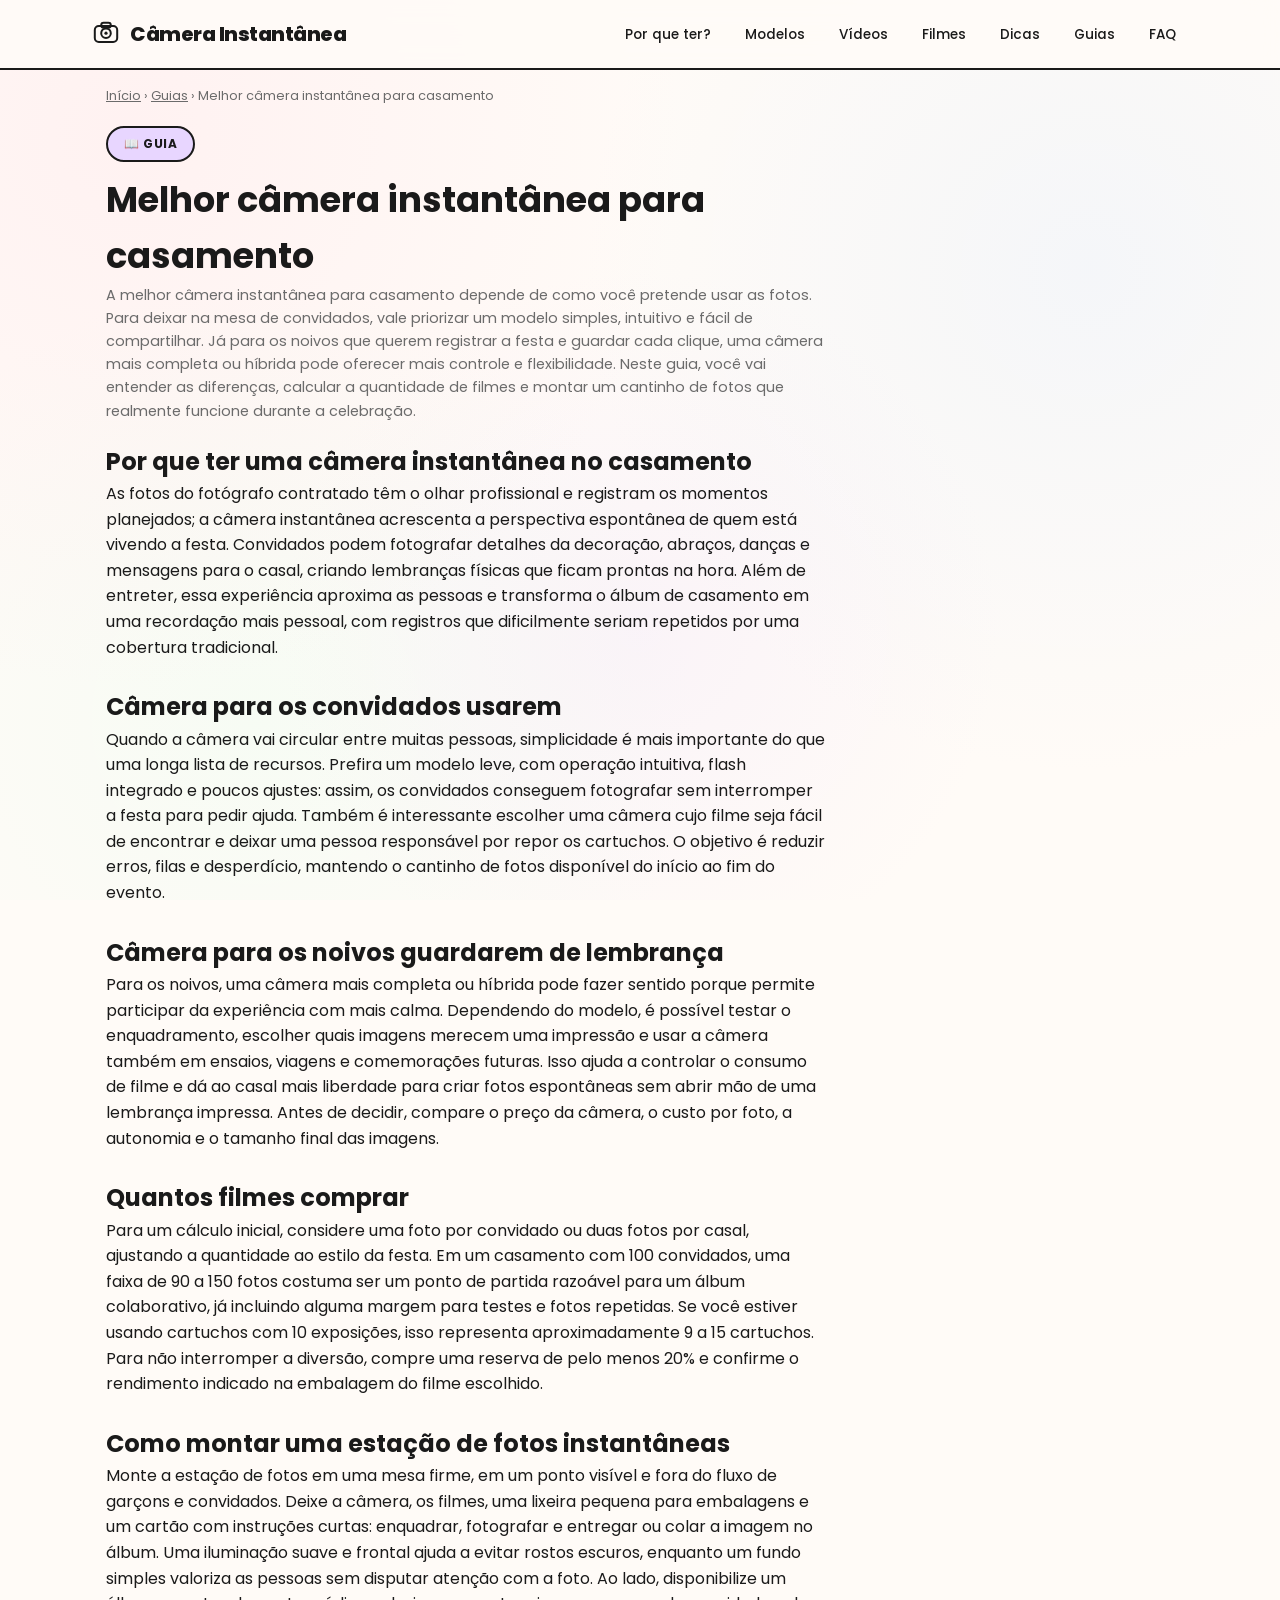
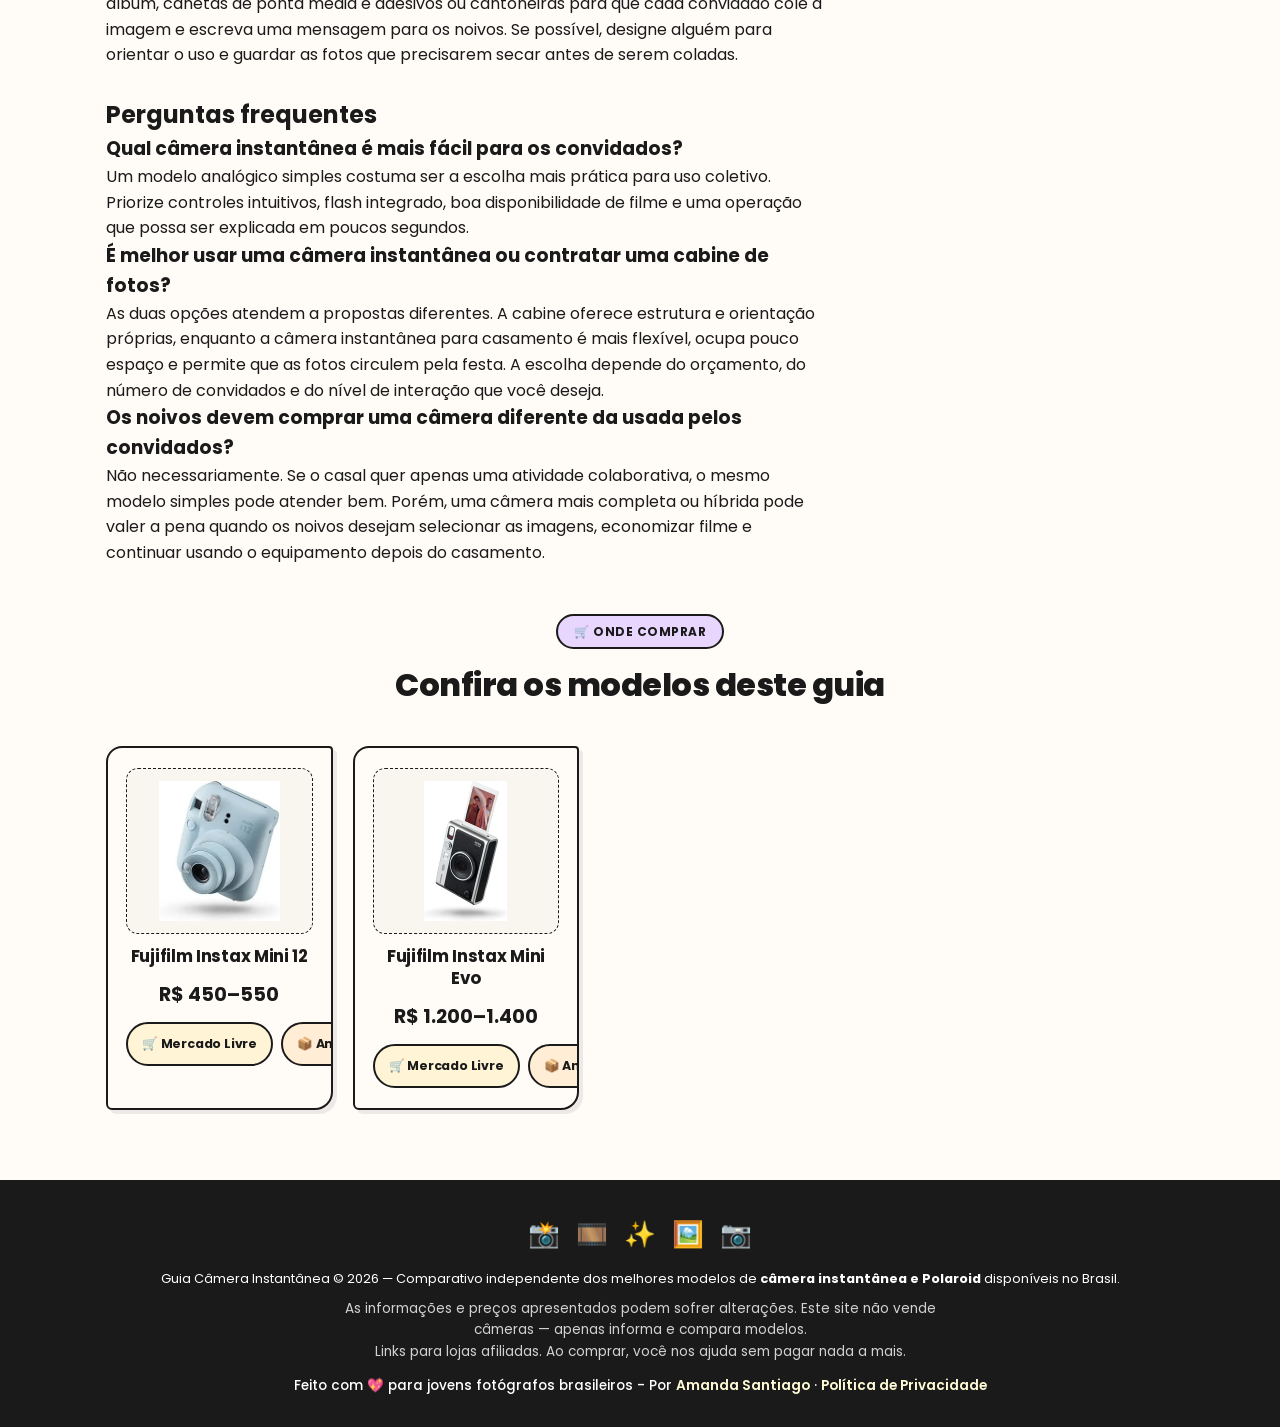
<file: camera-instantanea-para-casamento.html>
<!DOCTYPE html>
<html lang="pt-BR">
<head>
    <meta charset="UTF-8">
    <meta name="viewport" content="width=device-width, initial-scale=1.0">

    <!-- Google tag (gtag.js) -->
    <script async src="https://www.googletagmanager.com/gtag/js?id=G-RZNXE3PW3G"></script>
    <script>
        window.dataLayer = window.dataLayer || [];
        function gtag(){dataLayer.push(arguments);}
        gtag('js', new Date());
        gtag('config', 'G-RZNXE3PW3G');
    </script>

    <title>Melhor Câmera Instantânea para Casamento em 2026: Guia Completo</title>
    <meta name="description" content="Descubra qual câmera instantânea usar no casamento: veja opções para convidados, dicas de filmes, montagem do cantinho de fotos e ideias para os noivos.">
    <!-- Conteúdo revisado e pronto para indexação. -->
    <meta name="robots" content="index, follow">
    <link rel="canonical" href="https://dicasinstax.com.br/camera-instantanea-para-casamento.html">

    <link rel="stylesheet" href="/css/style.css">

    <link rel="icon" type="image/svg+xml" href="data:image/svg+xml,%3Csvg xmlns='http://www.w3.org/2000/svg' viewBox='0 0 48 48' fill='none'%3E%3Crect x='8' y='12' width='32' height='24' rx='5' stroke='%231a1a1a' stroke-width='2.5' fill='%23FFD6E0'/%3E%3Ccircle cx='24' cy='22' r='8' stroke='%231a1a1a' stroke-width='2.5' fill='%23FFFBF7'/%3E%3Ccircle cx='24' cy='22' r='3' fill='%231a1a1a'/%3E%3Crect x='17' y='8' width='14' height='6' rx='3' stroke='%231a1a1a' stroke-width='2.5' fill='%23FFFBD6'/%3E%3Crect x='18' y='34' width='12' height='8' rx='1.5' stroke='%231a1a1a' stroke-width='2' fill='%23FFFBF7' transform='rotate(-5, 18, 34)'/%3E%3C/svg%3E">

    <meta property="og:type" content="article">
    <meta property="og:title" content="Melhor Câmera Instantânea para Casamento em 2026: Guia Completo">
    <meta property="og:description" content="Descubra qual câmera instantânea usar no casamento: veja opções para convidados, dicas de filmes, montagem do cantinho de fotos e ideias para os noivos.">
    <meta property="og:image" content="https://dicasinstax.com.br/imagens/mini_instax12.webp">
    <meta property="og:url" content="https://dicasinstax.com.br/camera-instantanea-para-casamento.html">
    <meta property="og:locale" content="pt_BR">
    <meta name="twitter:card" content="summary_large_image">
    <meta name="twitter:title" content="Melhor Câmera Instantânea para Casamento em 2026: Guia Completo">
    <meta name="twitter:description" content="Descubra qual câmera instantânea usar no casamento: veja opções para convidados, dicas de filmes, montagem do cantinho de fotos e ideias para os noivos.">
    <meta name="twitter:image" content="https://dicasinstax.com.br/imagens/mini_instax12.webp">

    <script type="application/ld+json">
        {
            "@context": "https://schema.org",
            "@type": "BreadcrumbList",
            "itemListElement": [
                { "@type": "ListItem", "position": 1, "name": "Início", "item": "https://dicasinstax.com.br/" },
                { "@type": "ListItem", "position": 2, "name": "Guias", "item": "https://dicasinstax.com.br/#guias" },
                { "@type": "ListItem", "position": 3, "name": "Melhor câmera instantânea para casamento", "item": "https://dicasinstax.com.br/camera-instantanea-para-casamento.html" }
            ]
        }
    </script>

    <script type="application/ld+json">
        {
            "@context": "https://schema.org",
            "@type": "Article",
            "headline": "Melhor Câmera Instantânea para Casamento em 2026: Guia Completo",
            "description": "Descubra qual câmera instantânea usar no casamento: veja opções para convidados, dicas de filmes, montagem do cantinho de fotos e ideias para os noivos.",
            "author": { "@type": "Person", "name": "Amanda Santiago" },
            "publisher": { "@type": "Person", "name": "Amanda Santiago" },
            "datePublished": "2026-08-27",
            "dateModified": "2026-08-27",
            "mainEntityOfPage": "https://dicasinstax.com.br/camera-instantanea-para-casamento.html",
            "image": "https://dicasinstax.com.br/imagens/mini_instax12.webp",
            "articleSection": "Fotografia"
        }
    </script>

    <link rel="preconnect" href="https://fonts.googleapis.com">
    <link rel="preconnect" href="https://fonts.gstatic.com" crossorigin>
    <link href="https://fonts.googleapis.com/css2?family=Poppins:wght@400;500;600;700;800&display=swap" rel="stylesheet">
</head>
<body>
    <a href="#conteudo-principal" class="skip-link">Pular para o conteúdo principal</a>

    <nav class="navbar" role="navigation" aria-label="Navegação principal">
        <div class="navbar-inner">
            <a href="/" class="nav-logo" aria-label="Guia Câmera Instantânea - Página inicial">
                <svg viewBox="0 0 40 40" fill="none" xmlns="http://www.w3.org/2000/svg" aria-hidden="true">
                    <rect x="6" y="10" width="28" height="20" rx="5" stroke="#1a1a1a" stroke-width="2.5" fill="none"/>
                    <circle cx="20" cy="19" r="6" stroke="#1a1a1a" stroke-width="2.5" fill="none"/>
                    <rect x="14" y="6" width="12" height="6" rx="3" stroke="#1a1a1a" stroke-width="2.5" fill="none"/>
                    <circle cx="20" cy="19" r="2" fill="#1a1a1a"/>
                </svg>
                <span>Câmera Instantânea</span>
            </a>
            <button class="btn-menu" aria-label="Abrir menu" aria-expanded="false" id="btnMenu">
                <svg viewBox="0 0 24 24" fill="none" stroke="currentColor" stroke-width="2.5" stroke-linecap="round">
                    <line x1="4" y1="6" x2="20" y2="6"/>
                    <line x1="4" y1="12" x2="20" y2="12"/>
                    <line x1="4" y1="18" x2="20" y2="18"/>
                </svg>
            </button>
            <ul class="nav-links" id="navLinks" role="menubar">
                <li role="none"><a href="/#porque-ter" role="menuitem">Por que ter?</a></li>
                <li role="none"><a href="/#mais-vendidas" role="menuitem">Modelos</a></li>
                <li role="none"><a href="/#videos" role="menuitem">Vídeos</a></li>
                <li role="none"><a href="/#filmes" role="menuitem">Filmes</a></li>
                <li role="none"><a href="/#dicas-fotos" role="menuitem">Dicas</a></li>
                <li role="none"><a href="/#guias" role="menuitem">Guias</a></li>
                <li role="none"><a href="/#faq" role="menuitem">FAQ</a></li>
            </ul>
        </div>
    </nav>

    <nav aria-label="breadcrumb" style="max-width:1100px;margin:16px auto 0;padding:0 16px;font-size:0.8rem;color:var(--cinza);">
        <a href="/" style="color:var(--cinza);">Início</a> › <a href="/#guias" style="color:var(--cinza);">Guias</a> › <span>Melhor câmera instantânea para casamento</span>
    </nav>

    <main class="main" id="conteudo-principal">
        <article class="secao" style="padding-top:20px;">
            <div class="secao-header" style="text-align:left;max-width:720px;margin:0 0 20px;">
                <span class="tag">📖 Guia</span>
                <h1 style="font-size:clamp(1.6rem, 4vw, 2.2rem);">Melhor câmera instantânea para casamento</h1>
                <p style="text-align:left;max-width:100%;">A melhor câmera instantânea para casamento depende de como você pretende usar as fotos. Para deixar na mesa de convidados, vale priorizar um modelo simples, intuitivo e fácil de compartilhar. Já para os noivos que querem registrar a festa e guardar cada clique, uma câmera mais completa ou híbrida pode oferecer mais controle e flexibilidade. Neste guia, você vai entender as diferenças, calcular a quantidade de filmes e montar um cantinho de fotos que realmente funcione durante a celebração.</p>
            </div>
            <div style="max-width:720px;display:flex;flex-direction:column;gap:28px;">
      <section>
        <h2>Por que ter uma câmera instantânea no casamento</h2>
        <p>As fotos do fotógrafo contratado têm o olhar profissional e registram os momentos planejados; a câmera instantânea acrescenta a perspectiva espontânea de quem está vivendo a festa. Convidados podem fotografar detalhes da decoração, abraços, danças e mensagens para o casal, criando lembranças físicas que ficam prontas na hora. Além de entreter, essa experiência aproxima as pessoas e transforma o álbum de casamento em uma recordação mais pessoal, com registros que dificilmente seriam repetidos por uma cobertura tradicional.</p>
      </section>
      <section>
        <h2>Câmera para os convidados usarem</h2>
        <p>Quando a câmera vai circular entre muitas pessoas, simplicidade é mais importante do que uma longa lista de recursos. Prefira um modelo leve, com operação intuitiva, flash integrado e poucos ajustes: assim, os convidados conseguem fotografar sem interromper a festa para pedir ajuda. Também é interessante escolher uma câmera cujo filme seja fácil de encontrar e deixar uma pessoa responsável por repor os cartuchos. O objetivo é reduzir erros, filas e desperdício, mantendo o cantinho de fotos disponível do início ao fim do evento.</p>
      </section>
      <section>
        <h2>Câmera para os noivos guardarem de lembrança</h2>
        <p>Para os noivos, uma câmera mais completa ou híbrida pode fazer sentido porque permite participar da experiência com mais calma. Dependendo do modelo, é possível testar o enquadramento, escolher quais imagens merecem uma impressão e usar a câmera também em ensaios, viagens e comemorações futuras. Isso ajuda a controlar o consumo de filme e dá ao casal mais liberdade para criar fotos espontâneas sem abrir mão de uma lembrança impressa. Antes de decidir, compare o preço da câmera, o custo por foto, a autonomia e o tamanho final das imagens.</p>
      </section>
      <section>
        <h2>Quantos filmes comprar</h2>
        <p>Para um cálculo inicial, considere uma foto por convidado ou duas fotos por casal, ajustando a quantidade ao estilo da festa. Em um casamento com 100 convidados, uma faixa de 90 a 150 fotos costuma ser um ponto de partida razoável para um álbum colaborativo, já incluindo alguma margem para testes e fotos repetidas. Se você estiver usando cartuchos com 10 exposições, isso representa aproximadamente 9 a 15 cartuchos. Para não interromper a diversão, compre uma reserva de pelo menos 20% e confirme o rendimento indicado na embalagem do filme escolhido.</p>
      </section>
      <section>
        <h2>Como montar uma estação de fotos instantâneas</h2>
        <p>Monte a estação de fotos em uma mesa firme, em um ponto visível e fora do fluxo de garçons e convidados. Deixe a câmera, os filmes, uma lixeira pequena para embalagens e um cartão com instruções curtas: enquadrar, fotografar e entregar ou colar a imagem no álbum. Uma iluminação suave e frontal ajuda a evitar rostos escuros, enquanto um fundo simples valoriza as pessoas sem disputar atenção com a foto. Ao lado, disponibilize um álbum, canetas de ponta média e adesivos ou cantoneiras para que cada convidado cole a imagem e escreva uma mensagem para os noivos. Se possível, designe alguém para orientar o uso e guardar as fotos que precisarem secar antes de serem coladas.</p>
      </section>
      <section>
        <h2>Perguntas frequentes</h2>
        <h3>Qual câmera instantânea é mais fácil para os convidados?</h3>
        <p>Um modelo analógico simples costuma ser a escolha mais prática para uso coletivo. Priorize controles intuitivos, flash integrado, boa disponibilidade de filme e uma operação que possa ser explicada em poucos segundos.</p>
        <h3>É melhor usar uma câmera instantânea ou contratar uma cabine de fotos?</h3>
        <p>As duas opções atendem a propostas diferentes. A cabine oferece estrutura e orientação próprias, enquanto a câmera instantânea para casamento é mais flexível, ocupa pouco espaço e permite que as fotos circulem pela festa. A escolha depende do orçamento, do número de convidados e do nível de interação que você deseja.</p>
        <h3>Os noivos devem comprar uma câmera diferente da usada pelos convidados?</h3>
        <p>Não necessariamente. Se o casal quer apenas uma atividade colaborativa, o mesmo modelo simples pode atender bem. Porém, uma câmera mais completa ou híbrida pode valer a pena quando os noivos desejam selecionar as imagens, economizar filme e continuar usando o equipamento depois do casamento.</p>
      </section>
            </div>

            <div class="secao-header" style="margin-top:48px;">
                <span class="tag">🛒 Onde Comprar</span>
                <h2>Confira os modelos deste guia</h2>
            </div>
            <div class="cards-grid" style="max-width:720px;">
                <article class="card"><div class="card-img-wrap"><img src="/imagens/mini_instax12.webp" alt="Fujifilm Instax Mini 12" loading="lazy" width="120" height="140"></div><h3>Fujifilm Instax Mini 12</h3><div class="card-preco">R$ 450–550</div><div class="card-botoes-duplo"><a href="https://meli.la/1U2vpXr" target="_blank" rel="sponsored noopener noreferrer" class="btn btn-mercado">🛒 Mercado Livre</a><a href="https://www.amazon.com.br/dp/B0BWNYBRNL?th=1&linkCode=ll2&tag=mpi0f2-20&linkId=94e8bebb52dc3b5b246bee18c4ee4e28&ref_=as_li_ss_tl" target="_blank" rel="sponsored noopener noreferrer" class="btn btn-amazon">📦 Amazon</a></div></article>
                <article class="card"><div class="card-img-wrap"><img src="/imagens/mini_evo.webp" alt="Fujifilm Instax Mini Evo" loading="lazy" width="83" height="140"></div><h3>Fujifilm Instax Mini Evo</h3><div class="card-preco">R$ 1.200–1.400</div><div class="card-botoes-duplo"><a href="https://meli.la/23v4uTP" target="_blank" rel="sponsored noopener noreferrer" class="btn btn-mercado">🛒 Mercado Livre</a><a href="https://www.amazon.com.br/dp/B09M4DKBQ9?th=1&linkCode=ll2&tag=mpi0f2-20&linkId=d431f0204a350df3ce0a853d60818642&ref_=as_li_ss_tl" target="_blank" rel="sponsored noopener noreferrer" class="btn btn-amazon">📦 Amazon</a></div></article>
            </div>
        </article>
    </main>

    <footer class="footer" role="contentinfo">
        <div class="footer-doodle" aria-hidden="true"><span>📸</span><span>🎞️</span><span>✨</span><span>🖼️</span><span>📷</span></div>
        <p>Guia Câmera Instantânea © 2026 — Comparativo independente dos melhores modelos de <strong>câmera instantânea e Polaroid</strong> disponíveis no Brasil.</p>
        <div class="disclaimer"><p>As informações e preços apresentados podem sofrer alterações. Este site não vende câmeras — apenas informa e compara modelos.<br>Links para lojas afiliadas. Ao comprar, você nos ajuda sem pagar nada a mais.</p></div>
        <p class="assinatura">Feito com 💖 para jovens fotógrafos brasileiros - Por <a href="https://about.me/amanda.santiago" target="_blank" rel="noopener noreferrer">Amanda Santiago</a> · <a href="/politica-de-privacidade.html">Política de Privacidade</a></p>
    </footer>

    <button class="back-to-top" id="backToTop" aria-label="Voltar ao topo">↑</button>

    <script>
        (function() {
            const btnMenu = document.getElementById('btnMenu');
            const navLinks = document.getElementById('navLinks');
            function toggleMenu() {
                const isOpen = navLinks.classList.toggle('aberto');
                btnMenu.setAttribute('aria-expanded', isOpen);
            }
            btnMenu.addEventListener('click', toggleMenu);
            navLinks.querySelectorAll('a').forEach(link => link.addEventListener('click', () => { if (navLinks.classList.contains('aberto')) toggleMenu(); }));
            document.addEventListener('keydown', (e) => { if (e.key === 'Escape' && navLinks.classList.contains('aberto')) { toggleMenu(); btnMenu.focus(); } });

            const backToTopBtn = document.getElementById('backToTop');
            let scrollTicking = false;
            function updateBackToTop() {
                backToTopBtn.classList.toggle('visivel', window.scrollY > 500);
                scrollTicking = false;
            }
            window.addEventListener('scroll', () => { if (!scrollTicking) { requestAnimationFrame(updateBackToTop); scrollTicking = true; } }, { passive: true });
            backToTopBtn.addEventListener('click', () => window.scrollTo({ top: 0, behavior: 'smooth' }));

            const observer = new IntersectionObserver((entries) => {
                entries.forEach(entry => { if (entry.isIntersecting) { entry.target.style.opacity = '1'; entry.target.style.transform = 'translateY(0)'; observer.unobserve(entry.target); } });
            }, { rootMargin: '0px 0px -40px 0px', threshold: 0.1 });
            document.querySelectorAll('.card').forEach(el => {
                el.style.opacity = '0'; el.style.transform = 'translateY(18px)'; el.style.transition = 'opacity 0.5s ease, transform 0.5s ease'; observer.observe(el);
            });
            setTimeout(() => { document.querySelectorAll('.card').forEach((el, i) => { el.style.transitionDelay = (i * 0.04) + 's'; }); }, 200);

            // Rastreamento de clique em links de afiliado (Mercado Livre / Amazon)
            document.addEventListener('click', (e) => {
                const link = e.target.closest('a[href*="meli.la"], a[href*="amazon.com.br"]');
                if (!link || typeof gtag !== 'function') return;
                const card = link.closest('article, .filme-card, .porque-item');
                const produto = card ? (card.querySelector('h3, h4')?.textContent.trim() || 'desconhecido') : 'desconhecido';
                const loja = link.href.includes('meli.la') ? 'Mercado Livre' : 'Amazon';
                gtag('event', 'clique_afiliado', {
                    produto: produto,
                    loja: loja,
                    link_url: link.href
                });
            });

            updateBackToTop();
        })();
    </script>
</body>
</html>
</file>
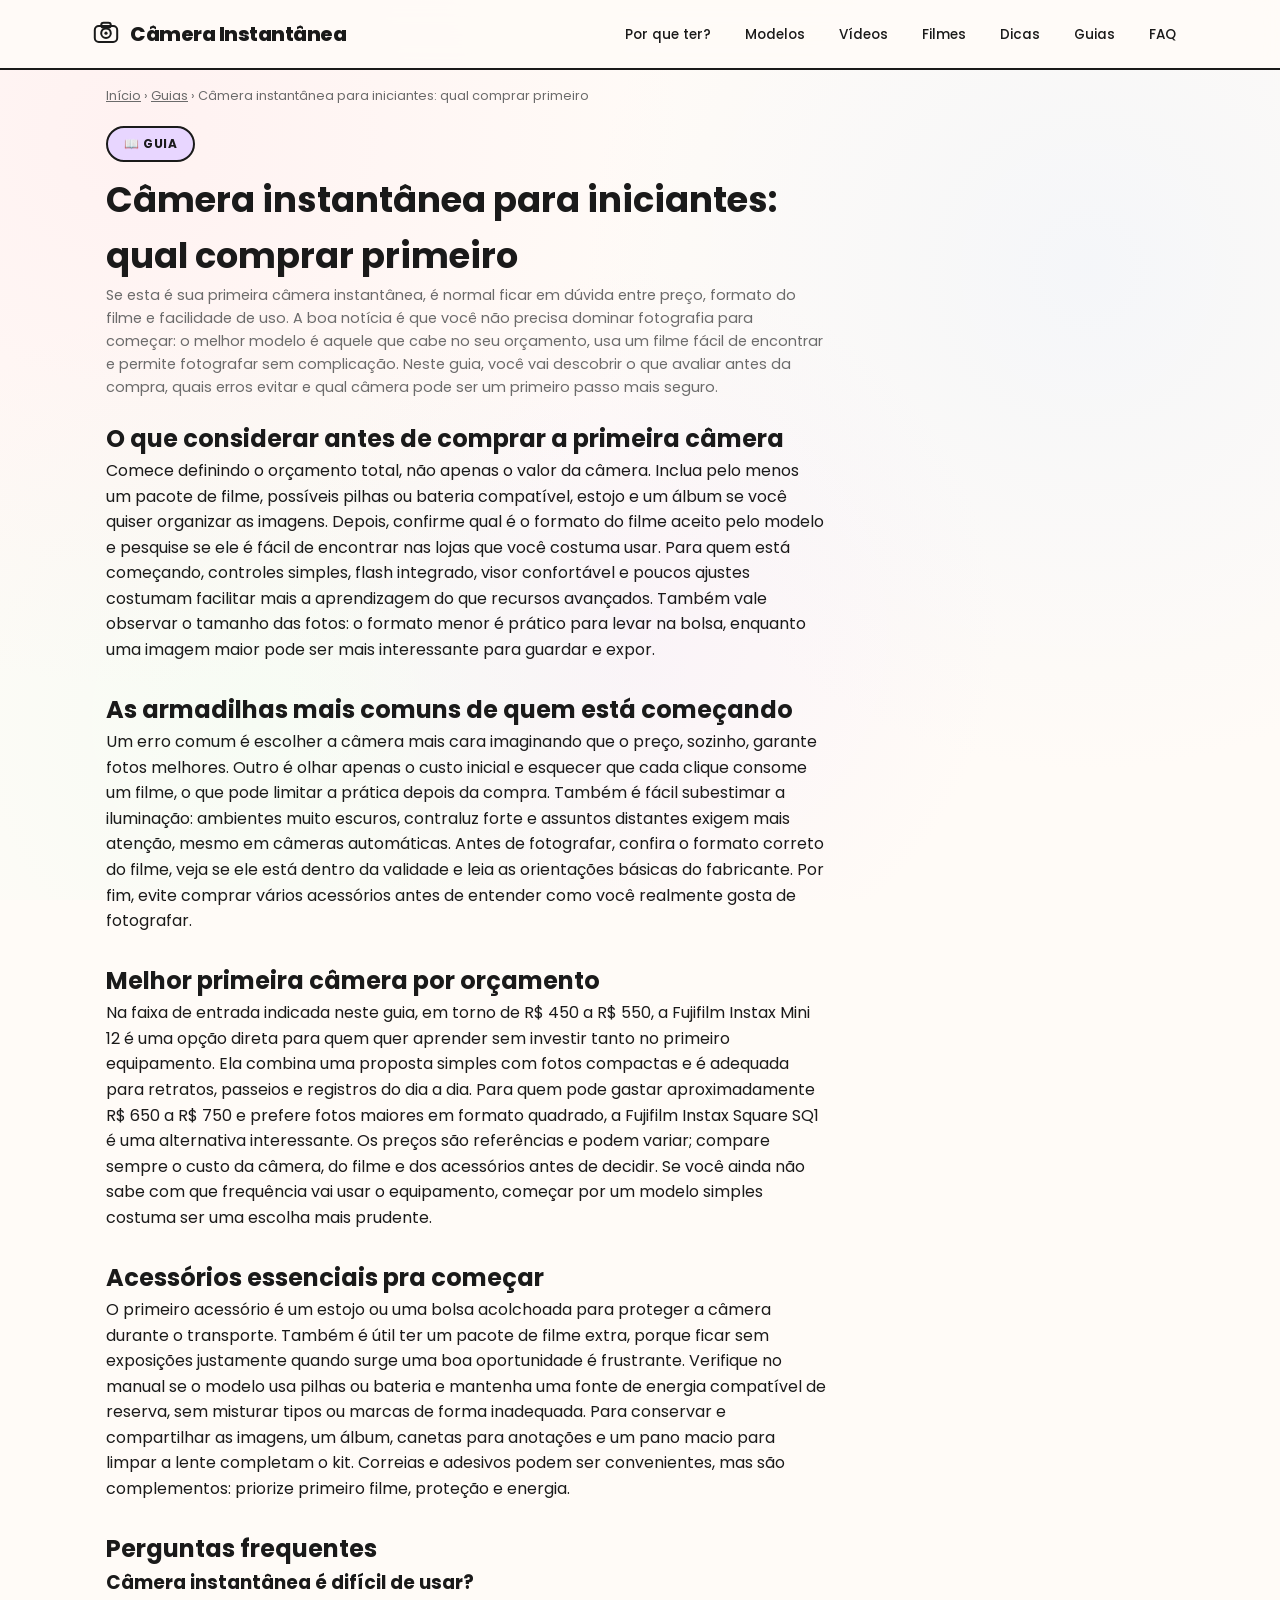
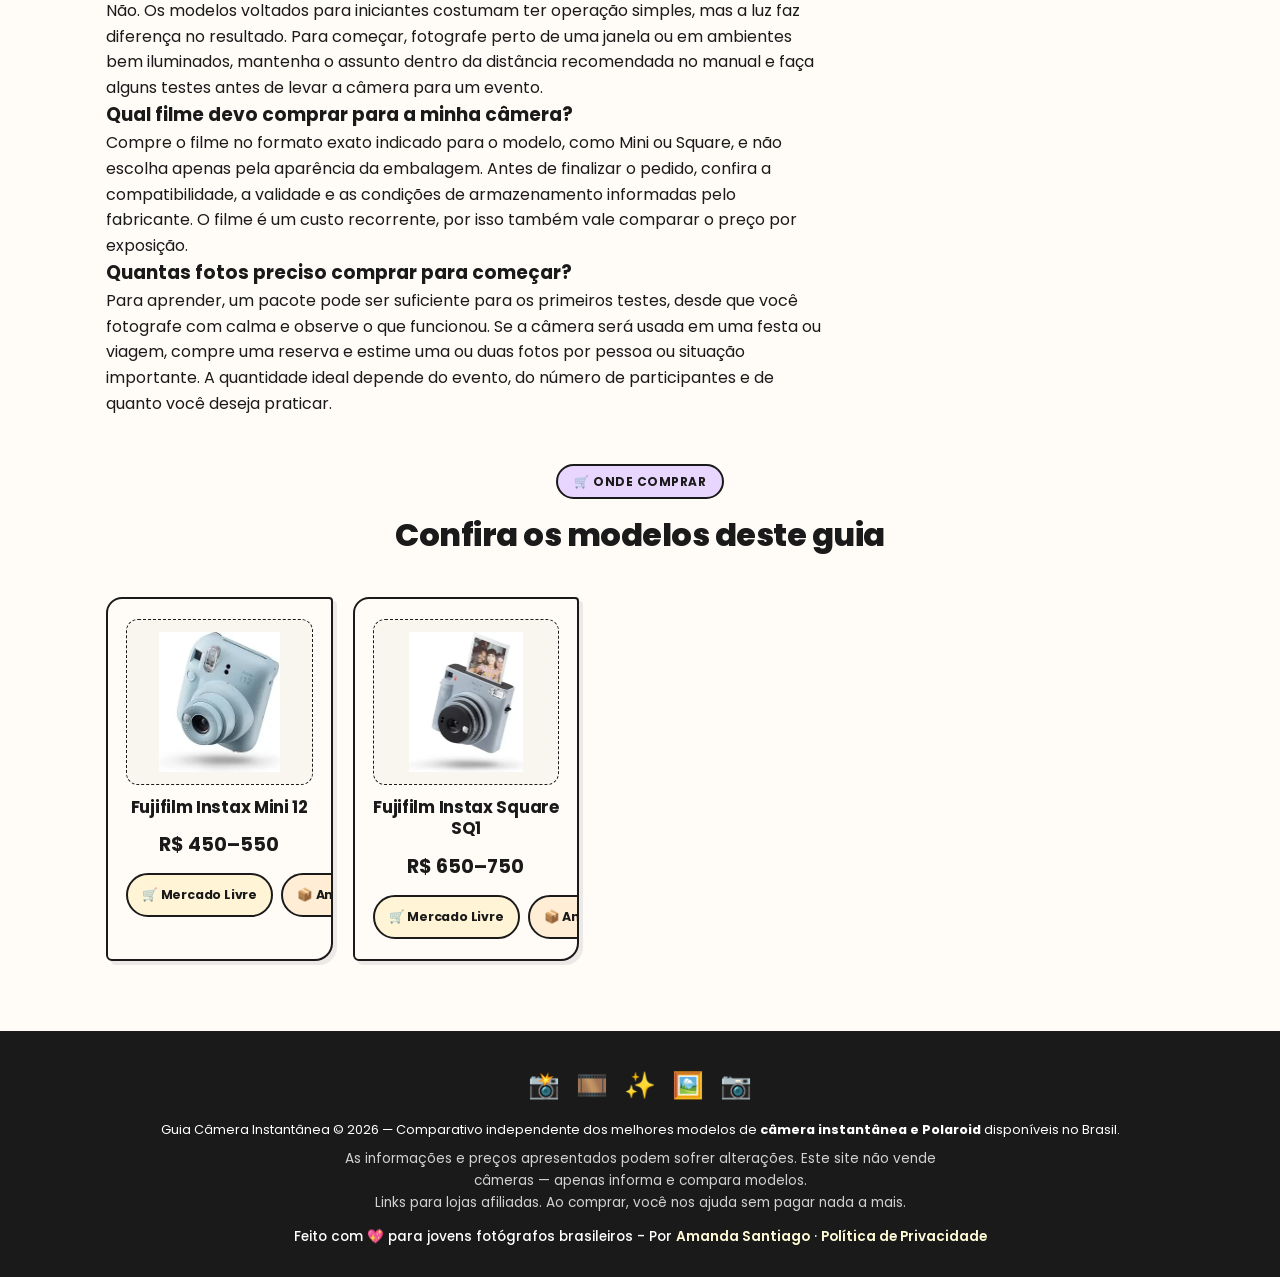
<file: camera-instantanea-para-iniciantes.html>
<!DOCTYPE html>
<html lang="pt-BR">
<head>
    <meta charset="UTF-8">
    <meta name="viewport" content="width=device-width, initial-scale=1.0">

    <!-- Google tag (gtag.js) -->
    <script async src="https://www.googletagmanager.com/gtag/js?id=G-RZNXE3PW3G"></script>
    <script>
        window.dataLayer = window.dataLayer || [];
        function gtag(){dataLayer.push(arguments);}
        gtag('js', new Date());
        gtag('config', 'G-RZNXE3PW3G');
    </script>

    <title>Câmera Instantânea para Iniciantes: Qual Comprar Primeiro</title>
    <meta name="description" content="Primeira câmera instantânea? Aprenda como escolher, quanto gastar, qual filme comprar, quais acessórios valem a pena e quais erros evitar.">
    <!-- Conteúdo revisado e pronto para indexação. -->
    <meta name="robots" content="index, follow">
    <link rel="canonical" href="https://dicasinstax.com.br/camera-instantanea-para-iniciantes.html">

    <link rel="stylesheet" href="/css/style.css">

    <link rel="icon" type="image/svg+xml" href="data:image/svg+xml,%3Csvg xmlns='http://www.w3.org/2000/svg' viewBox='0 0 48 48' fill='none'%3E%3Crect x='8' y='12' width='32' height='24' rx='5' stroke='%231a1a1a' stroke-width='2.5' fill='%23FFD6E0'/%3E%3Ccircle cx='24' cy='22' r='8' stroke='%231a1a1a' stroke-width='2.5' fill='%23FFFBF7'/%3E%3Ccircle cx='24' cy='22' r='3' fill='%231a1a1a'/%3E%3Crect x='17' y='8' width='14' height='6' rx='3' stroke='%231a1a1a' stroke-width='2.5' fill='%23FFFBD6'/%3E%3Crect x='18' y='34' width='12' height='8' rx='1.5' stroke='%231a1a1a' stroke-width='2' fill='%23FFFBF7' transform='rotate(-5, 18, 34)'/%3E%3C/svg%3E">

    <meta property="og:type" content="article">
    <meta property="og:title" content="Câmera Instantânea para Iniciantes: Qual Comprar Primeiro">
    <meta property="og:description" content="Primeira câmera instantânea? Aprenda como escolher, quanto gastar, qual filme comprar, quais acessórios valem a pena e quais erros evitar.">
    <meta property="og:image" content="https://dicasinstax.com.br/imagens/mini_instax12.webp">
    <meta property="og:url" content="https://dicasinstax.com.br/camera-instantanea-para-iniciantes.html">
    <meta property="og:locale" content="pt_BR">
    <meta name="twitter:card" content="summary_large_image">
    <meta name="twitter:title" content="Câmera Instantânea para Iniciantes: Qual Comprar Primeiro">
    <meta name="twitter:description" content="Primeira câmera instantânea? Aprenda como escolher, quanto gastar, qual filme comprar, quais acessórios valem a pena e quais erros evitar.">
    <meta name="twitter:image" content="https://dicasinstax.com.br/imagens/mini_instax12.webp">

    <script type="application/ld+json">
        {
            "@context": "https://schema.org",
            "@type": "BreadcrumbList",
            "itemListElement": [
                { "@type": "ListItem", "position": 1, "name": "Início", "item": "https://dicasinstax.com.br/" },
                { "@type": "ListItem", "position": 2, "name": "Guias", "item": "https://dicasinstax.com.br/#guias" },
                { "@type": "ListItem", "position": 3, "name": "Câmera instantânea para iniciantes: qual comprar primeiro", "item": "https://dicasinstax.com.br/camera-instantanea-para-iniciantes.html" }
            ]
        }
    </script>

    <script type="application/ld+json">
        {
            "@context": "https://schema.org",
            "@type": "Article",
            "headline": "Câmera Instantânea para Iniciantes: Qual Comprar Primeiro",
            "description": "Primeira câmera instantânea? Aprenda como escolher, quanto gastar, qual filme comprar, quais acessórios valem a pena e quais erros evitar.",
            "author": { "@type": "Person", "name": "Amanda Santiago" },
            "publisher": { "@type": "Person", "name": "Amanda Santiago" },
            "datePublished": "2026-08-27",
            "dateModified": "2026-08-27",
            "mainEntityOfPage": "https://dicasinstax.com.br/camera-instantanea-para-iniciantes.html",
            "image": "https://dicasinstax.com.br/imagens/mini_instax12.webp",
            "articleSection": "Fotografia"
        }
    </script>

    <link rel="preconnect" href="https://fonts.googleapis.com">
    <link rel="preconnect" href="https://fonts.gstatic.com" crossorigin>
    <link href="https://fonts.googleapis.com/css2?family=Poppins:wght@400;500;600;700;800&display=swap" rel="stylesheet">
</head>
<body>
    <a href="#conteudo-principal" class="skip-link">Pular para o conteúdo principal</a>

    <nav class="navbar" role="navigation" aria-label="Navegação principal">
        <div class="navbar-inner">
            <a href="/" class="nav-logo" aria-label="Guia Câmera Instantânea - Página inicial">
                <svg viewBox="0 0 40 40" fill="none" xmlns="http://www.w3.org/2000/svg" aria-hidden="true">
                    <rect x="6" y="10" width="28" height="20" rx="5" stroke="#1a1a1a" stroke-width="2.5" fill="none"/>
                    <circle cx="20" cy="19" r="6" stroke="#1a1a1a" stroke-width="2.5" fill="none"/>
                    <rect x="14" y="6" width="12" height="6" rx="3" stroke="#1a1a1a" stroke-width="2.5" fill="none"/>
                    <circle cx="20" cy="19" r="2" fill="#1a1a1a"/>
                </svg>
                <span>Câmera Instantânea</span>
            </a>
            <button class="btn-menu" aria-label="Abrir menu" aria-expanded="false" id="btnMenu">
                <svg viewBox="0 0 24 24" fill="none" stroke="currentColor" stroke-width="2.5" stroke-linecap="round">
                    <line x1="4" y1="6" x2="20" y2="6"/>
                    <line x1="4" y1="12" x2="20" y2="12"/>
                    <line x1="4" y1="18" x2="20" y2="18"/>
                </svg>
            </button>
            <ul class="nav-links" id="navLinks" role="menubar">
                <li role="none"><a href="/#porque-ter" role="menuitem">Por que ter?</a></li>
                <li role="none"><a href="/#mais-vendidas" role="menuitem">Modelos</a></li>
                <li role="none"><a href="/#videos" role="menuitem">Vídeos</a></li>
                <li role="none"><a href="/#filmes" role="menuitem">Filmes</a></li>
                <li role="none"><a href="/#dicas-fotos" role="menuitem">Dicas</a></li>
                <li role="none"><a href="/#guias" role="menuitem">Guias</a></li>
                <li role="none"><a href="/#faq" role="menuitem">FAQ</a></li>
            </ul>
        </div>
    </nav>

    <nav aria-label="breadcrumb" style="max-width:1100px;margin:16px auto 0;padding:0 16px;font-size:0.8rem;color:var(--cinza);">
        <a href="/" style="color:var(--cinza);">Início</a> › <a href="/#guias" style="color:var(--cinza);">Guias</a> › <span>Câmera instantânea para iniciantes: qual comprar primeiro</span>
    </nav>

    <main class="main" id="conteudo-principal">
        <article class="secao" style="padding-top:20px;">
            <div class="secao-header" style="text-align:left;max-width:720px;margin:0 0 20px;">
                <span class="tag">📖 Guia</span>
                <h1 style="font-size:clamp(1.6rem, 4vw, 2.2rem);">Câmera instantânea para iniciantes: qual comprar primeiro</h1>
                <p style="text-align:left;max-width:100%;">Se esta é sua primeira câmera instantânea, é normal ficar em dúvida entre preço, formato do filme e facilidade de uso. A boa notícia é que você não precisa dominar fotografia para começar: o melhor modelo é aquele que cabe no seu orçamento, usa um filme fácil de encontrar e permite fotografar sem complicação. Neste guia, você vai descobrir o que avaliar antes da compra, quais erros evitar e qual câmera pode ser um primeiro passo mais seguro.</p>
            </div>
            <div style="max-width:720px;display:flex;flex-direction:column;gap:28px;">
      <section>
        <h2>O que considerar antes de comprar a primeira câmera</h2>
        <p>Comece definindo o orçamento total, não apenas o valor da câmera. Inclua pelo menos um pacote de filme, possíveis pilhas ou bateria compatível, estojo e um álbum se você quiser organizar as imagens. Depois, confirme qual é o formato do filme aceito pelo modelo e pesquise se ele é fácil de encontrar nas lojas que você costuma usar. Para quem está começando, controles simples, flash integrado, visor confortável e poucos ajustes costumam facilitar mais a aprendizagem do que recursos avançados. Também vale observar o tamanho das fotos: o formato menor é prático para levar na bolsa, enquanto uma imagem maior pode ser mais interessante para guardar e expor.</p>
      </section>
      <section>
        <h2>As armadilhas mais comuns de quem está começando</h2>
        <p>Um erro comum é escolher a câmera mais cara imaginando que o preço, sozinho, garante fotos melhores. Outro é olhar apenas o custo inicial e esquecer que cada clique consome um filme, o que pode limitar a prática depois da compra. Também é fácil subestimar a iluminação: ambientes muito escuros, contraluz forte e assuntos distantes exigem mais atenção, mesmo em câmeras automáticas. Antes de fotografar, confira o formato correto do filme, veja se ele está dentro da validade e leia as orientações básicas do fabricante. Por fim, evite comprar vários acessórios antes de entender como você realmente gosta de fotografar.</p>
      </section>
      <section>
        <h2>Melhor primeira câmera por orçamento</h2>
        <p>Na faixa de entrada indicada neste guia, em torno de R$ 450 a R$ 550, a Fujifilm Instax Mini 12 é uma opção direta para quem quer aprender sem investir tanto no primeiro equipamento. Ela combina uma proposta simples com fotos compactas e é adequada para retratos, passeios e registros do dia a dia. Para quem pode gastar aproximadamente R$ 650 a R$ 750 e prefere fotos maiores em formato quadrado, a Fujifilm Instax Square SQ1 é uma alternativa interessante. Os preços são referências e podem variar; compare sempre o custo da câmera, do filme e dos acessórios antes de decidir. Se você ainda não sabe com que frequência vai usar o equipamento, começar por um modelo simples costuma ser uma escolha mais prudente.</p>
      </section>
      <section>
        <h2>Acessórios essenciais pra começar</h2>
        <p>O primeiro acessório é um estojo ou uma bolsa acolchoada para proteger a câmera durante o transporte. Também é útil ter um pacote de filme extra, porque ficar sem exposições justamente quando surge uma boa oportunidade é frustrante. Verifique no manual se o modelo usa pilhas ou bateria e mantenha uma fonte de energia compatível de reserva, sem misturar tipos ou marcas de forma inadequada. Para conservar e compartilhar as imagens, um álbum, canetas para anotações e um pano macio para limpar a lente completam o kit. Correias e adesivos podem ser convenientes, mas são complementos: priorize primeiro filme, proteção e energia.</p>
      </section>
      <section>
        <h2>Perguntas frequentes</h2>
        <h3>Câmera instantânea é difícil de usar?</h3>
        <p>Não. Os modelos voltados para iniciantes costumam ter operação simples, mas a luz faz diferença no resultado. Para começar, fotografe perto de uma janela ou em ambientes bem iluminados, mantenha o assunto dentro da distância recomendada no manual e faça alguns testes antes de levar a câmera para um evento.</p>
        <h3>Qual filme devo comprar para a minha câmera?</h3>
        <p>Compre o filme no formato exato indicado para o modelo, como Mini ou Square, e não escolha apenas pela aparência da embalagem. Antes de finalizar o pedido, confira a compatibilidade, a validade e as condições de armazenamento informadas pelo fabricante. O filme é um custo recorrente, por isso também vale comparar o preço por exposição.</p>
        <h3>Quantas fotos preciso comprar para começar?</h3>
        <p>Para aprender, um pacote pode ser suficiente para os primeiros testes, desde que você fotografe com calma e observe o que funcionou. Se a câmera será usada em uma festa ou viagem, compre uma reserva e estime uma ou duas fotos por pessoa ou situação importante. A quantidade ideal depende do evento, do número de participantes e de quanto você deseja praticar.</p>
      </section>
            </div>

            <div class="secao-header" style="margin-top:48px;">
                <span class="tag">🛒 Onde Comprar</span>
                <h2>Confira os modelos deste guia</h2>
            </div>
            <div class="cards-grid" style="max-width:720px;">
                <article class="card"><div class="card-img-wrap"><img src="/imagens/mini_instax12.webp" alt="Fujifilm Instax Mini 12" loading="lazy" width="120" height="140"></div><h3>Fujifilm Instax Mini 12</h3><div class="card-preco">R$ 450–550</div><div class="card-botoes-duplo"><a href="https://meli.la/1U2vpXr" target="_blank" rel="sponsored noopener noreferrer" class="btn btn-mercado">🛒 Mercado Livre</a><a href="https://www.amazon.com.br/dp/B0BWNYBRNL?th=1&linkCode=ll2&tag=mpi0f2-20&linkId=94e8bebb52dc3b5b246bee18c4ee4e28&ref_=as_li_ss_tl" target="_blank" rel="sponsored noopener noreferrer" class="btn btn-amazon">📦 Amazon</a></div></article>
                <article class="card"><div class="card-img-wrap"><img src="/imagens/instax_square.webp" alt="Fujifilm Instax Square SQ1" loading="lazy" width="115" height="140"></div><h3>Fujifilm Instax Square SQ1</h3><div class="card-preco">R$ 650–750</div><div class="card-botoes-duplo"><a href="https://meli.la/2nxDVsT" target="_blank" rel="sponsored noopener noreferrer" class="btn btn-mercado">🛒 Mercado Livre</a><a href="https://www.amazon.com.br/dp/B08G5YV1Q6?th=1&linkCode=ll2&tag=mpi0f2-20&linkId=722955d2515018d8143f04d3fa3ca183&ref_=as_li_ss_tl" target="_blank" rel="sponsored noopener noreferrer" class="btn btn-amazon">📦 Amazon</a></div></article>
            </div>
        </article>
    </main>

    <footer class="footer" role="contentinfo">
        <div class="footer-doodle" aria-hidden="true"><span>📸</span><span>🎞️</span><span>✨</span><span>🖼️</span><span>📷</span></div>
        <p>Guia Câmera Instantânea © 2026 — Comparativo independente dos melhores modelos de <strong>câmera instantânea e Polaroid</strong> disponíveis no Brasil.</p>
        <div class="disclaimer"><p>As informações e preços apresentados podem sofrer alterações. Este site não vende câmeras — apenas informa e compara modelos.<br>Links para lojas afiliadas. Ao comprar, você nos ajuda sem pagar nada a mais.</p></div>
        <p class="assinatura">Feito com 💖 para jovens fotógrafos brasileiros - Por <a href="https://about.me/amanda.santiago" target="_blank" rel="noopener noreferrer">Amanda Santiago</a> · <a href="/politica-de-privacidade.html">Política de Privacidade</a></p>
    </footer>

    <button class="back-to-top" id="backToTop" aria-label="Voltar ao topo">↑</button>

    <script>
        (function() {
            const btnMenu = document.getElementById('btnMenu');
            const navLinks = document.getElementById('navLinks');
            function toggleMenu() {
                const isOpen = navLinks.classList.toggle('aberto');
                btnMenu.setAttribute('aria-expanded', isOpen);
            }
            btnMenu.addEventListener('click', toggleMenu);
            navLinks.querySelectorAll('a').forEach(link => link.addEventListener('click', () => { if (navLinks.classList.contains('aberto')) toggleMenu(); }));
            document.addEventListener('keydown', (e) => { if (e.key === 'Escape' && navLinks.classList.contains('aberto')) { toggleMenu(); btnMenu.focus(); } });

            const backToTopBtn = document.getElementById('backToTop');
            let scrollTicking = false;
            function updateBackToTop() {
                backToTopBtn.classList.toggle('visivel', window.scrollY > 500);
                scrollTicking = false;
            }
            window.addEventListener('scroll', () => { if (!scrollTicking) { requestAnimationFrame(updateBackToTop); scrollTicking = true; } }, { passive: true });
            backToTopBtn.addEventListener('click', () => window.scrollTo({ top: 0, behavior: 'smooth' }));

            const observer = new IntersectionObserver((entries) => {
                entries.forEach(entry => { if (entry.isIntersecting) { entry.target.style.opacity = '1'; entry.target.style.transform = 'translateY(0)'; observer.unobserve(entry.target); } });
            }, { rootMargin: '0px 0px -40px 0px', threshold: 0.1 });
            document.querySelectorAll('.card').forEach(el => {
                el.style.opacity = '0'; el.style.transform = 'translateY(18px)'; el.style.transition = 'opacity 0.5s ease, transform 0.5s ease'; observer.observe(el);
            });
            setTimeout(() => { document.querySelectorAll('.card').forEach((el, i) => { el.style.transitionDelay = (i * 0.04) + 's'; }); }, 200);

            // Rastreamento de clique em links de afiliado (Mercado Livre / Amazon)
            document.addEventListener('click', (e) => {
                const link = e.target.closest('a[href*="meli.la"], a[href*="amazon.com.br"]');
                if (!link || typeof gtag !== 'function') return;
                const card = link.closest('article, .filme-card, .porque-item');
                const produto = card ? (card.querySelector('h3, h4')?.textContent.trim() || 'desconhecido') : 'desconhecido';
                const loja = link.href.includes('meli.la') ? 'Mercado Livre' : 'Amazon';
                gtag('event', 'clique_afiliado', {
                    produto: produto,
                    loja: loja,
                    link_url: link.href
                });
            });

            updateBackToTop();
        })();
    </script>
</body>
</html>
</file>
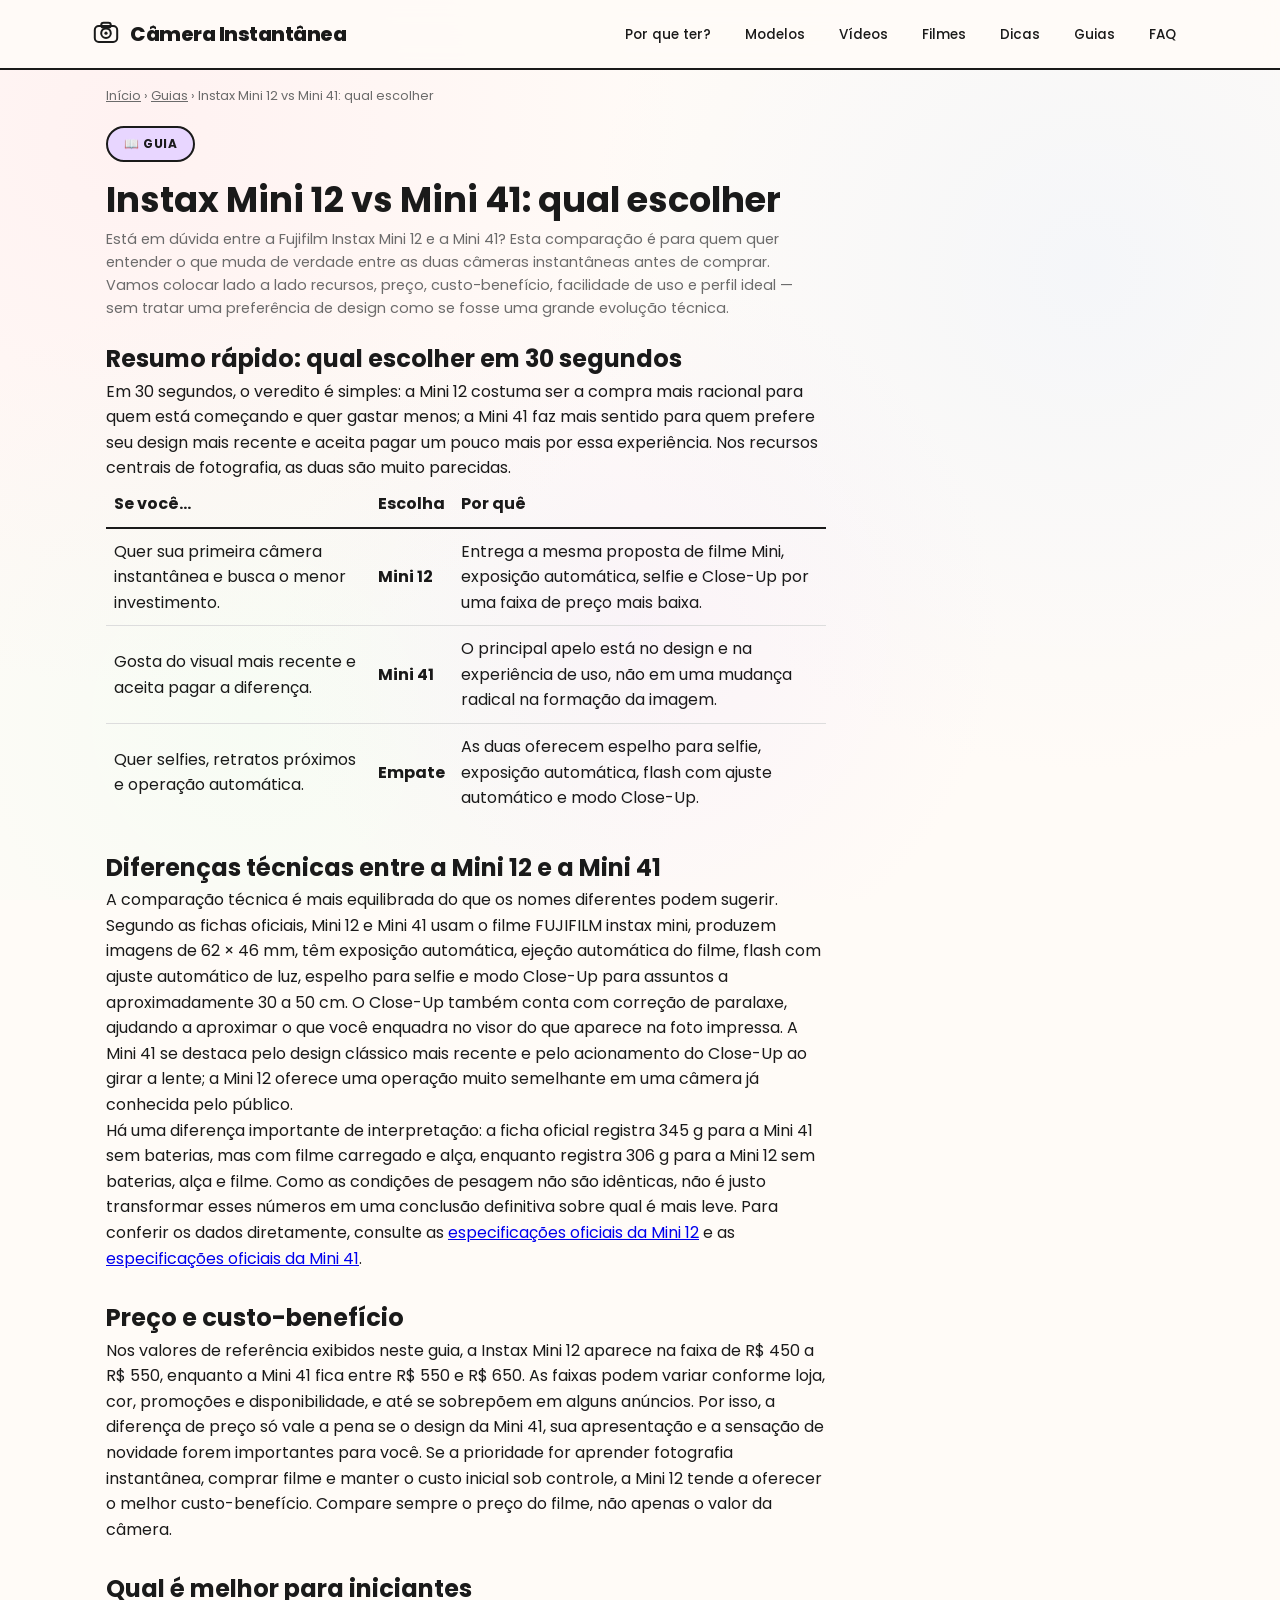
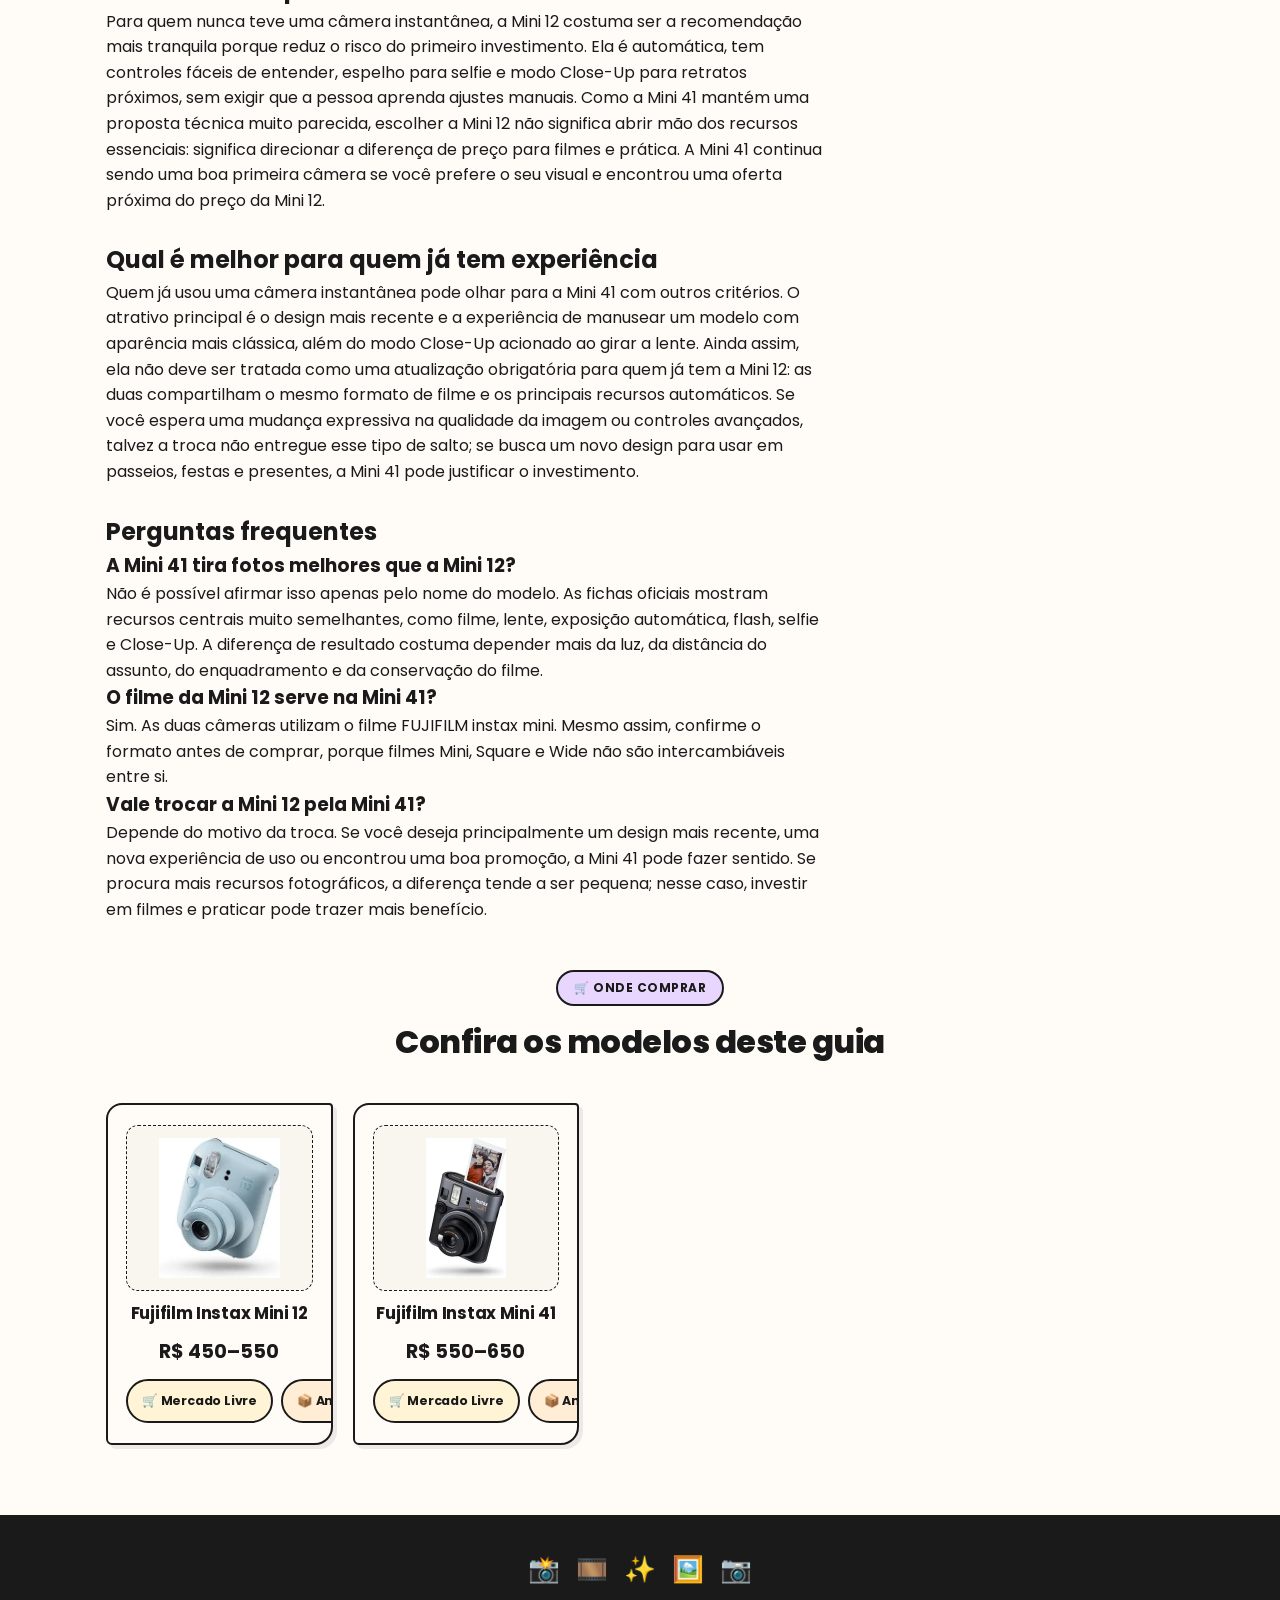
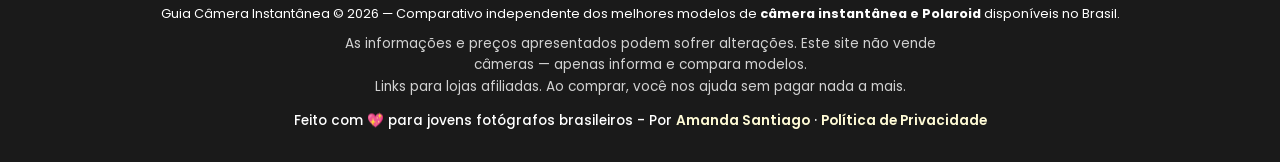
<file: instax-mini-12-vs-mini-41.html>
<!DOCTYPE html>
<html lang="pt-BR">
<head>
    <meta charset="UTF-8">
    <meta name="viewport" content="width=device-width, initial-scale=1.0">

    <!-- Google tag (gtag.js) -->
    <script async src="https://www.googletagmanager.com/gtag/js?id=G-RZNXE3PW3G"></script>
    <script>
        window.dataLayer = window.dataLayer || [];
        function gtag(){dataLayer.push(arguments);}
        gtag('js', new Date());
        gtag('config', 'G-RZNXE3PW3G');
    </script>

    <title>Instax Mini 12 vs Mini 41: Qual Câmera Instantânea Escolher em 2026</title>
    <meta name="description" content="Instax Mini 12 vs Mini 41: compare preço, recursos, filme, Close-Up e facilidade de uso e veja qual câmera instantânea faz mais sentido para você.">
    <!-- Conteúdo revisado e pronto para indexação. -->
    <meta name="robots" content="index, follow">
    <link rel="canonical" href="https://dicasinstax.com.br/instax-mini-12-vs-mini-41.html">

    <link rel="stylesheet" href="/css/style.css">

    <link rel="icon" type="image/svg+xml" href="data:image/svg+xml,%3Csvg xmlns='http://www.w3.org/2000/svg' viewBox='0 0 48 48' fill='none'%3E%3Crect x='8' y='12' width='32' height='24' rx='5' stroke='%231a1a1a' stroke-width='2.5' fill='%23FFD6E0'/%3E%3Ccircle cx='24' cy='22' r='8' stroke='%231a1a1a' stroke-width='2.5' fill='%23FFFBF7'/%3E%3Ccircle cx='24' cy='22' r='3' fill='%231a1a1a'/%3E%3Crect x='17' y='8' width='14' height='6' rx='3' stroke='%231a1a1a' stroke-width='2.5' fill='%23FFFBD6'/%3E%3Crect x='18' y='34' width='12' height='8' rx='1.5' stroke='%231a1a1a' stroke-width='2' fill='%23FFFBF7' transform='rotate(-5, 18, 34)'/%3E%3C/svg%3E">

    <meta property="og:type" content="article">
    <meta property="og:title" content="Instax Mini 12 vs Mini 41: Qual Câmera Instantânea Escolher em 2026">
    <meta property="og:description" content="Instax Mini 12 vs Mini 41: compare preço, recursos, filme, Close-Up e facilidade de uso e veja qual câmera instantânea faz mais sentido para você.">
    <meta property="og:image" content="https://dicasinstax.com.br/imagens/mini_instax41.webp">
    <meta property="og:url" content="https://dicasinstax.com.br/instax-mini-12-vs-mini-41.html">
    <meta property="og:locale" content="pt_BR">
    <meta name="twitter:card" content="summary_large_image">
    <meta name="twitter:title" content="Instax Mini 12 vs Mini 41: Qual Câmera Instantânea Escolher em 2026">
    <meta name="twitter:description" content="Instax Mini 12 vs Mini 41: compare preço, recursos, filme, Close-Up e facilidade de uso e veja qual câmera instantânea faz mais sentido para você.">
    <meta name="twitter:image" content="https://dicasinstax.com.br/imagens/mini_instax41.webp">

    <script type="application/ld+json">
        {
            "@context": "https://schema.org",
            "@type": "BreadcrumbList",
            "itemListElement": [
                { "@type": "ListItem", "position": 1, "name": "Início", "item": "https://dicasinstax.com.br/" },
                { "@type": "ListItem", "position": 2, "name": "Guias", "item": "https://dicasinstax.com.br/#guias" },
                { "@type": "ListItem", "position": 3, "name": "Instax Mini 12 vs Mini 41: qual escolher", "item": "https://dicasinstax.com.br/instax-mini-12-vs-mini-41.html" }
            ]
        }
    </script>

    <script type="application/ld+json">
        {
            "@context": "https://schema.org",
            "@type": "Article",
            "headline": "Instax Mini 12 vs Mini 41: Qual Câmera Instantânea Escolher em 2026",
            "description": "Instax Mini 12 vs Mini 41: compare preço, recursos, filme, Close-Up e facilidade de uso e veja qual câmera instantânea faz mais sentido para você.",
            "author": { "@type": "Person", "name": "Amanda Santiago" },
            "publisher": { "@type": "Person", "name": "Amanda Santiago" },
            "datePublished": "2026-08-27",
            "dateModified": "2026-08-27",
            "mainEntityOfPage": "https://dicasinstax.com.br/instax-mini-12-vs-mini-41.html",
            "image": "https://dicasinstax.com.br/imagens/mini_instax41.webp",
            "articleSection": "Fotografia"
        }
    </script>

    <link rel="preconnect" href="https://fonts.googleapis.com">
    <link rel="preconnect" href="https://fonts.gstatic.com" crossorigin>
    <link href="https://fonts.googleapis.com/css2?family=Poppins:wght@400;500;600;700;800&display=swap" rel="stylesheet">
</head>
<body>
    <a href="#conteudo-principal" class="skip-link">Pular para o conteúdo principal</a>

    <nav class="navbar" role="navigation" aria-label="Navegação principal">
        <div class="navbar-inner">
            <a href="/" class="nav-logo" aria-label="Guia Câmera Instantânea - Página inicial">
                <svg viewBox="0 0 40 40" fill="none" xmlns="http://www.w3.org/2000/svg" aria-hidden="true">
                    <rect x="6" y="10" width="28" height="20" rx="5" stroke="#1a1a1a" stroke-width="2.5" fill="none"/>
                    <circle cx="20" cy="19" r="6" stroke="#1a1a1a" stroke-width="2.5" fill="none"/>
                    <rect x="14" y="6" width="12" height="6" rx="3" stroke="#1a1a1a" stroke-width="2.5" fill="none"/>
                    <circle cx="20" cy="19" r="2" fill="#1a1a1a"/>
                </svg>
                <span>Câmera Instantânea</span>
            </a>
            <button class="btn-menu" aria-label="Abrir menu" aria-expanded="false" id="btnMenu">
                <svg viewBox="0 0 24 24" fill="none" stroke="currentColor" stroke-width="2.5" stroke-linecap="round">
                    <line x1="4" y1="6" x2="20" y2="6"/>
                    <line x1="4" y1="12" x2="20" y2="12"/>
                    <line x1="4" y1="18" x2="20" y2="18"/>
                </svg>
            </button>
            <ul class="nav-links" id="navLinks" role="menubar">
                <li role="none"><a href="/#porque-ter" role="menuitem">Por que ter?</a></li>
                <li role="none"><a href="/#mais-vendidas" role="menuitem">Modelos</a></li>
                <li role="none"><a href="/#videos" role="menuitem">Vídeos</a></li>
                <li role="none"><a href="/#filmes" role="menuitem">Filmes</a></li>
                <li role="none"><a href="/#dicas-fotos" role="menuitem">Dicas</a></li>
                <li role="none"><a href="/#guias" role="menuitem">Guias</a></li>
                <li role="none"><a href="/#faq" role="menuitem">FAQ</a></li>
            </ul>
        </div>
    </nav>

    <nav aria-label="breadcrumb" style="max-width:1100px;margin:16px auto 0;padding:0 16px;font-size:0.8rem;color:var(--cinza);">
        <a href="/" style="color:var(--cinza);">Início</a> › <a href="/#guias" style="color:var(--cinza);">Guias</a> › <span>Instax Mini 12 vs Mini 41: qual escolher</span>
    </nav>

    <main class="main" id="conteudo-principal">
        <article class="secao" style="padding-top:20px;">
            <div class="secao-header" style="text-align:left;max-width:720px;margin:0 0 20px;">
                <span class="tag">📖 Guia</span>
                <h1 style="font-size:clamp(1.6rem, 4vw, 2.2rem);">Instax Mini 12 vs Mini 41: qual escolher</h1>
                <p style="text-align:left;max-width:100%;">Está em dúvida entre a Fujifilm Instax Mini 12 e a Mini 41? Esta comparação é para quem quer entender o que muda de verdade entre as duas câmeras instantâneas antes de comprar. Vamos colocar lado a lado recursos, preço, custo-benefício, facilidade de uso e perfil ideal — sem tratar uma preferência de design como se fosse uma grande evolução técnica.</p>
            </div>
            <div style="max-width:720px;display:flex;flex-direction:column;gap:28px;">
      <section>
        <h2>Resumo rápido: qual escolher em 30 segundos</h2>
        <p>Em 30 segundos, o veredito é simples: a Mini 12 costuma ser a compra mais racional para quem está começando e quer gastar menos; a Mini 41 faz mais sentido para quem prefere seu design mais recente e aceita pagar um pouco mais por essa experiência. Nos recursos centrais de fotografia, as duas são muito parecidas.</p>
        <table style="width:100%;border-collapse:collapse;text-align:left;">
          <thead>
            <tr><th style="padding:10px 8px;border-bottom:2px solid currentColor;">Se você...</th><th style="padding:10px 8px;border-bottom:2px solid currentColor;">Escolha</th><th style="padding:10px 8px;border-bottom:2px solid currentColor;">Por quê</th></tr>
          </thead>
          <tbody>
            <tr><td style="padding:10px 8px;border-bottom:1px solid #ddd;">Quer sua primeira câmera instantânea e busca o menor investimento.</td><td style="padding:10px 8px;border-bottom:1px solid #ddd;"><strong>Mini 12</strong></td><td style="padding:10px 8px;border-bottom:1px solid #ddd;">Entrega a mesma proposta de filme Mini, exposição automática, selfie e Close-Up por uma faixa de preço mais baixa.</td></tr>
            <tr><td style="padding:10px 8px;border-bottom:1px solid #ddd;">Gosta do visual mais recente e aceita pagar a diferença.</td><td style="padding:10px 8px;border-bottom:1px solid #ddd;"><strong>Mini 41</strong></td><td style="padding:10px 8px;border-bottom:1px solid #ddd;">O principal apelo está no design e na experiência de uso, não em uma mudança radical na formação da imagem.</td></tr>
            <tr><td style="padding:10px 8px;">Quer selfies, retratos próximos e operação automática.</td><td style="padding:10px 8px;"><strong>Empate</strong></td><td style="padding:10px 8px;">As duas oferecem espelho para selfie, exposição automática, flash com ajuste automático e modo Close-Up.</td></tr>
          </tbody>
        </table>
      </section>
      <section>
        <h2>Diferenças técnicas entre a Mini 12 e a Mini 41</h2>
        <p>A comparação técnica é mais equilibrada do que os nomes diferentes podem sugerir. Segundo as fichas oficiais, Mini 12 e Mini 41 usam o filme FUJIFILM instax mini, produzem imagens de 62 × 46 mm, têm exposição automática, ejeção automática do filme, flash com ajuste automático de luz, espelho para selfie e modo Close-Up para assuntos a aproximadamente 30 a 50 cm. O Close-Up também conta com correção de paralaxe, ajudando a aproximar o que você enquadra no visor do que aparece na foto impressa. A Mini 41 se destaca pelo design clássico mais recente e pelo acionamento do Close-Up ao girar a lente; a Mini 12 oferece uma operação muito semelhante em uma câmera já conhecida pelo público.</p>
        <p>Há uma diferença importante de interpretação: a ficha oficial registra 345 g para a Mini 41 sem baterias, mas com filme carregado e alça, enquanto registra 306 g para a Mini 12 sem baterias, alça e filme. Como as condições de pesagem não são idênticas, não é justo transformar esses números em uma conclusão definitiva sobre qual é mais leve. Para conferir os dados diretamente, consulte as <a href="https://www.instax.com/mini_12/en/spec/" target="_blank" rel="noopener noreferrer">especificações oficiais da Mini 12</a> e as <a href="https://www.instax.com/mini41/en/spec/" target="_blank" rel="noopener noreferrer">especificações oficiais da Mini 41</a>.
      </section>
      <section>
        <h2>Preço e custo-benefício</h2>
        <p>Nos valores de referência exibidos neste guia, a Instax Mini 12 aparece na faixa de R$ 450 a R$ 550, enquanto a Mini 41 fica entre R$ 550 e R$ 650. As faixas podem variar conforme loja, cor, promoções e disponibilidade, e até se sobrepõem em alguns anúncios. Por isso, a diferença de preço só vale a pena se o design da Mini 41, sua apresentação e a sensação de novidade forem importantes para você. Se a prioridade for aprender fotografia instantânea, comprar filme e manter o custo inicial sob controle, a Mini 12 tende a oferecer o melhor custo-benefício. Compare sempre o preço do filme, não apenas o valor da câmera.</p>
      </section>
      <section>
        <h2>Qual é melhor para iniciantes</h2>
        <p>Para quem nunca teve uma câmera instantânea, a Mini 12 costuma ser a recomendação mais tranquila porque reduz o risco do primeiro investimento. Ela é automática, tem controles fáceis de entender, espelho para selfie e modo Close-Up para retratos próximos, sem exigir que a pessoa aprenda ajustes manuais. Como a Mini 41 mantém uma proposta técnica muito parecida, escolher a Mini 12 não significa abrir mão dos recursos essenciais: significa direcionar a diferença de preço para filmes e prática. A Mini 41 continua sendo uma boa primeira câmera se você prefere o seu visual e encontrou uma oferta próxima do preço da Mini 12.</p>
      </section>
      <section>
        <h2>Qual é melhor para quem já tem experiência</h2>
        <p>Quem já usou uma câmera instantânea pode olhar para a Mini 41 com outros critérios. O atrativo principal é o design mais recente e a experiência de manusear um modelo com aparência mais clássica, além do modo Close-Up acionado ao girar a lente. Ainda assim, ela não deve ser tratada como uma atualização obrigatória para quem já tem a Mini 12: as duas compartilham o mesmo formato de filme e os principais recursos automáticos. Se você espera uma mudança expressiva na qualidade da imagem ou controles avançados, talvez a troca não entregue esse tipo de salto; se busca um novo design para usar em passeios, festas e presentes, a Mini 41 pode justificar o investimento.</p>
      </section>
      <section>
        <h2>Perguntas frequentes</h2>
        <h3>A Mini 41 tira fotos melhores que a Mini 12?</h3>
        <p>Não é possível afirmar isso apenas pelo nome do modelo. As fichas oficiais mostram recursos centrais muito semelhantes, como filme, lente, exposição automática, flash, selfie e Close-Up. A diferença de resultado costuma depender mais da luz, da distância do assunto, do enquadramento e da conservação do filme.</p>
        <h3>O filme da Mini 12 serve na Mini 41?</h3>
        <p>Sim. As duas câmeras utilizam o filme FUJIFILM instax mini. Mesmo assim, confirme o formato antes de comprar, porque filmes Mini, Square e Wide não são intercambiáveis entre si.</p>
        <h3>Vale trocar a Mini 12 pela Mini 41?</h3>
        <p>Depende do motivo da troca. Se você deseja principalmente um design mais recente, uma nova experiência de uso ou encontrou uma boa promoção, a Mini 41 pode fazer sentido. Se procura mais recursos fotográficos, a diferença tende a ser pequena; nesse caso, investir em filmes e praticar pode trazer mais benefício.</p>
      </section>
            </div>

            <div class="secao-header" style="margin-top:48px;">
                <span class="tag">🛒 Onde Comprar</span>
                <h2>Confira os modelos deste guia</h2>
            </div>
            <div class="cards-grid" style="max-width:720px;">
                <article class="card"><div class="card-img-wrap"><img src="/imagens/mini_instax12.webp" alt="Fujifilm Instax Mini 12" loading="lazy" width="120" height="140"></div><h3>Fujifilm Instax Mini 12</h3><div class="card-preco">R$ 450–550</div><div class="card-botoes-duplo"><a href="https://meli.la/1U2vpXr" target="_blank" rel="sponsored noopener noreferrer" class="btn btn-mercado">🛒 Mercado Livre</a><a href="https://www.amazon.com.br/dp/B0BWNYBRNL?th=1&linkCode=ll2&tag=mpi0f2-20&linkId=94e8bebb52dc3b5b246bee18c4ee4e28&ref_=as_li_ss_tl" target="_blank" rel="sponsored noopener noreferrer" class="btn btn-amazon">📦 Amazon</a></div></article>
                <article class="card"><div class="card-img-wrap"><img src="/imagens/mini_instax41.webp" alt="Fujifilm Instax Mini 41" loading="lazy" width="80" height="140"></div><h3>Fujifilm Instax Mini 41</h3><div class="card-preco">R$ 550–650</div><div class="card-botoes-duplo"><a href="https://meli.la/1MPzVRX" target="_blank" rel="sponsored noopener noreferrer" class="btn btn-mercado">🛒 Mercado Livre</a><a href="https://www.amazon.com.br/dp/B0F2V7RKXH?&linkCode=ll2&tag=mpi0f2-20&linkId=703d3fd3ae9b45af0eb3bdb9b5dc8819&ref_=as_li_ss_tl" target="_blank" rel="sponsored noopener noreferrer" class="btn btn-amazon">📦 Amazon</a></div></article>
            </div>
        </article>
    </main>

    <footer class="footer" role="contentinfo">
        <div class="footer-doodle" aria-hidden="true"><span>📸</span><span>🎞️</span><span>✨</span><span>🖼️</span><span>📷</span></div>
        <p>Guia Câmera Instantânea © 2026 — Comparativo independente dos melhores modelos de <strong>câmera instantânea e Polaroid</strong> disponíveis no Brasil.</p>
        <div class="disclaimer"><p>As informações e preços apresentados podem sofrer alterações. Este site não vende câmeras — apenas informa e compara modelos.<br>Links para lojas afiliadas. Ao comprar, você nos ajuda sem pagar nada a mais.</p></div>
        <p class="assinatura">Feito com 💖 para jovens fotógrafos brasileiros - Por <a href="https://about.me/amanda.santiago" target="_blank" rel="noopener noreferrer">Amanda Santiago</a> · <a href="/politica-de-privacidade.html">Política de Privacidade</a></p>
    </footer>

    <button class="back-to-top" id="backToTop" aria-label="Voltar ao topo">↑</button>

    <script>
        (function() {
            const btnMenu = document.getElementById('btnMenu');
            const navLinks = document.getElementById('navLinks');
            function toggleMenu() {
                const isOpen = navLinks.classList.toggle('aberto');
                btnMenu.setAttribute('aria-expanded', isOpen);
            }
            btnMenu.addEventListener('click', toggleMenu);
            navLinks.querySelectorAll('a').forEach(link => link.addEventListener('click', () => { if (navLinks.classList.contains('aberto')) toggleMenu(); }));
            document.addEventListener('keydown', (e) => { if (e.key === 'Escape' && navLinks.classList.contains('aberto')) { toggleMenu(); btnMenu.focus(); } });

            const backToTopBtn = document.getElementById('backToTop');
            let scrollTicking = false;
            function updateBackToTop() {
                backToTopBtn.classList.toggle('visivel', window.scrollY > 500);
                scrollTicking = false;
            }
            window.addEventListener('scroll', () => { if (!scrollTicking) { requestAnimationFrame(updateBackToTop); scrollTicking = true; } }, { passive: true });
            backToTopBtn.addEventListener('click', () => window.scrollTo({ top: 0, behavior: 'smooth' }));

            const observer = new IntersectionObserver((entries) => {
                entries.forEach(entry => { if (entry.isIntersecting) { entry.target.style.opacity = '1'; entry.target.style.transform = 'translateY(0)'; observer.unobserve(entry.target); } });
            }, { rootMargin: '0px 0px -40px 0px', threshold: 0.1 });
            document.querySelectorAll('.card').forEach(el => {
                el.style.opacity = '0'; el.style.transform = 'translateY(18px)'; el.style.transition = 'opacity 0.5s ease, transform 0.5s ease'; observer.observe(el);
            });
            setTimeout(() => { document.querySelectorAll('.card').forEach((el, i) => { el.style.transitionDelay = (i * 0.04) + 's'; }); }, 200);

            // Rastreamento de clique em links de afiliado (Mercado Livre / Amazon)
            document.addEventListener('click', (e) => {
                const link = e.target.closest('a[href*="meli.la"], a[href*="amazon.com.br"]');
                if (!link || typeof gtag !== 'function') return;
                const card = link.closest('article, .filme-card, .porque-item');
                const produto = card ? (card.querySelector('h3, h4')?.textContent.trim() || 'desconhecido') : 'desconhecido';
                const loja = link.href.includes('meli.la') ? 'Mercado Livre' : 'Amazon';
                gtag('event', 'clique_afiliado', {
                    produto: produto,
                    loja: loja,
                    link_url: link.href
                });
            });

            updateBackToTop();
        })();
    </script>
</body>
</html>
</file>
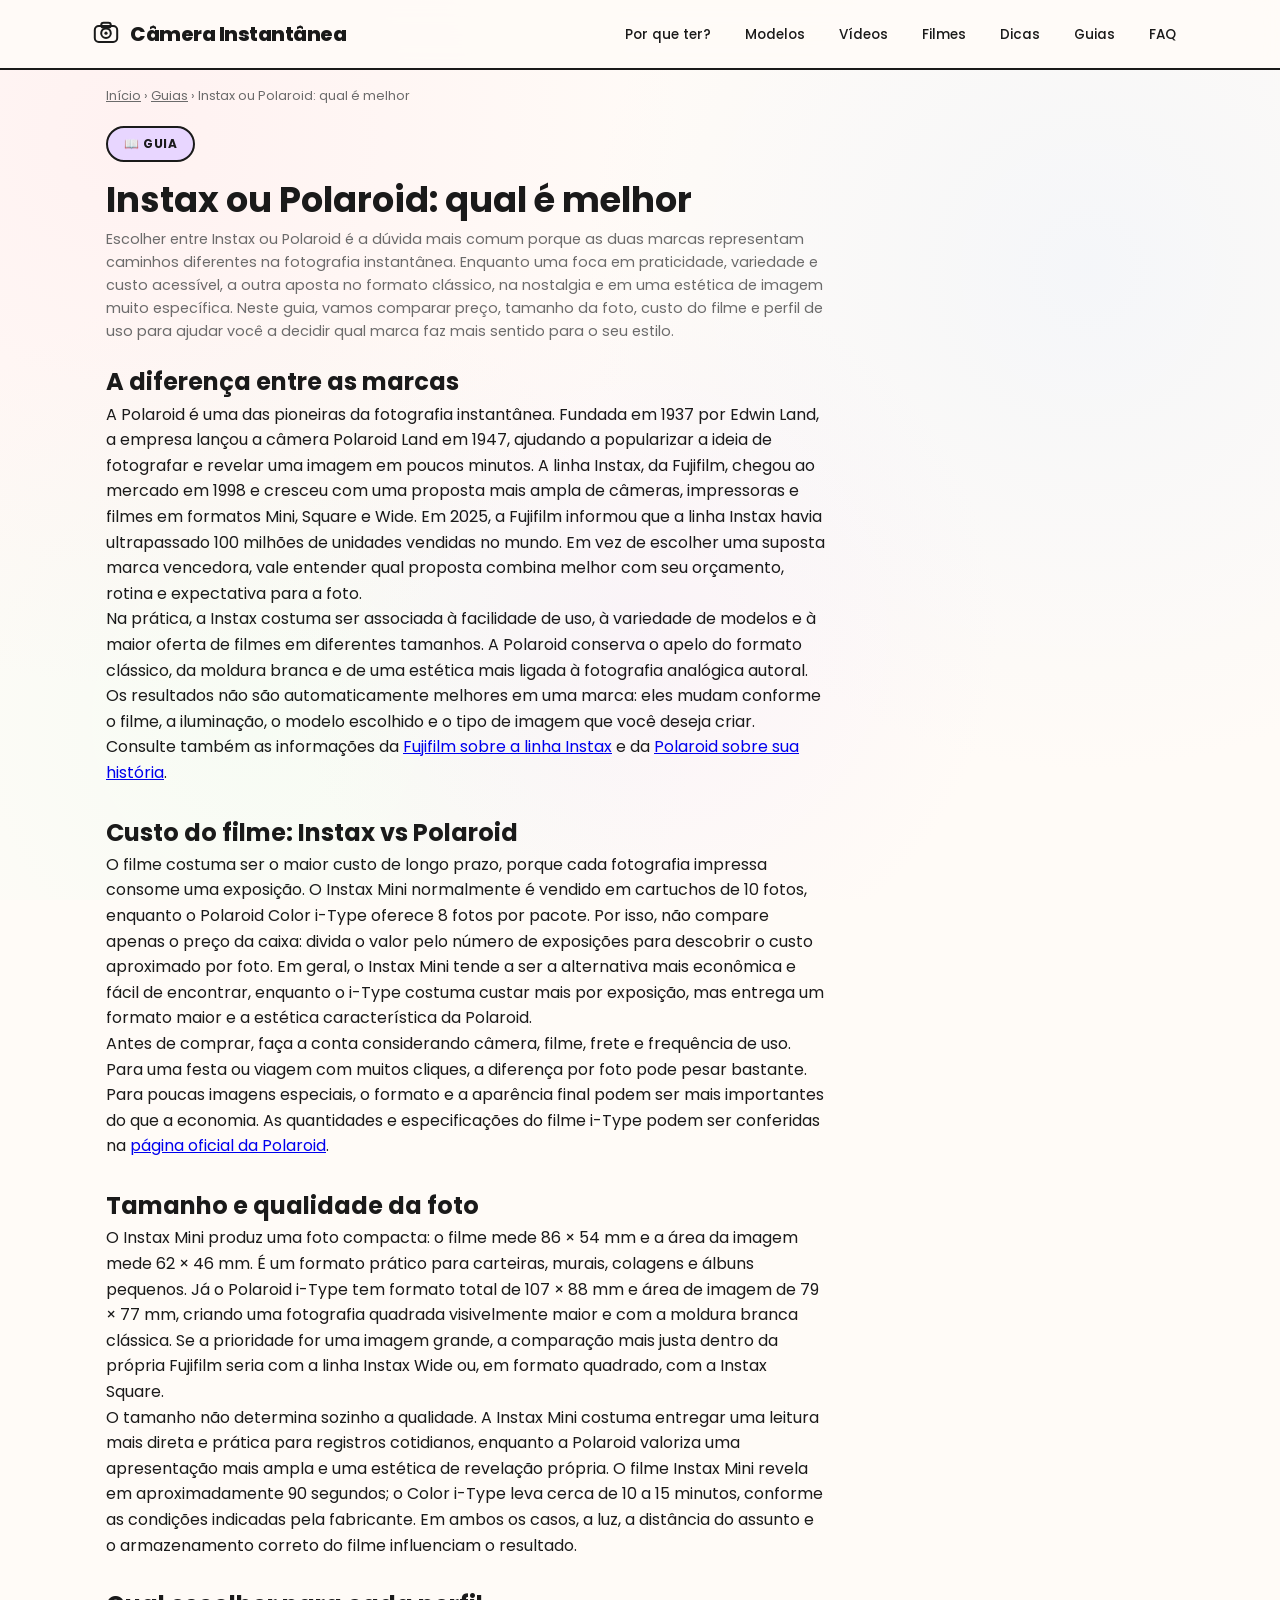
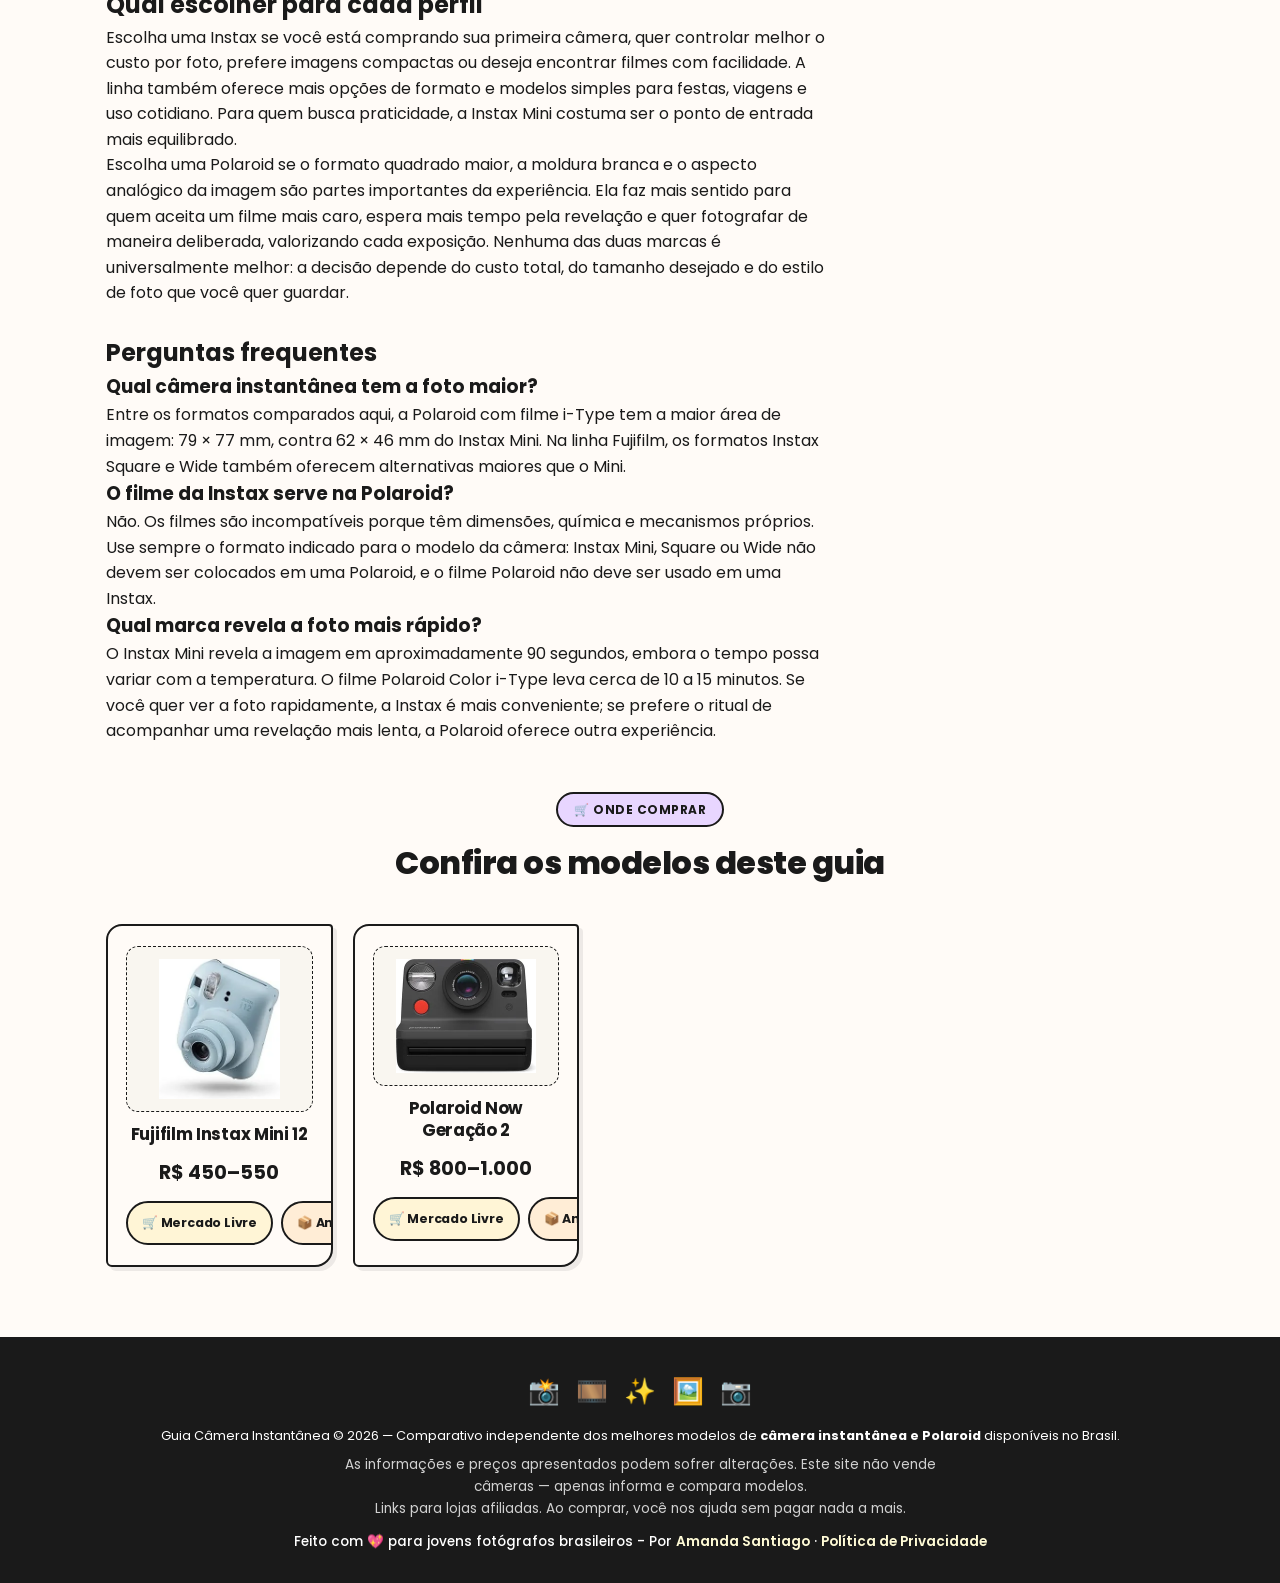
<file: instax-ou-polaroid.html>
<!DOCTYPE html>
<html lang="pt-BR">
<head>
    <meta charset="UTF-8">
    <meta name="viewport" content="width=device-width, initial-scale=1.0">

    <!-- Google tag (gtag.js) -->
    <script async src="https://www.googletagmanager.com/gtag/js?id=G-RZNXE3PW3G"></script>
    <script>
        window.dataLayer = window.dataLayer || [];
        function gtag(){dataLayer.push(arguments);}
        gtag('js', new Date());
        gtag('config', 'G-RZNXE3PW3G');
    </script>

    <title>Instax ou Polaroid: Qual Câmera Instantânea é Melhor em 2026</title>
    <meta name="description" content="Instax ou Polaroid: compare preço, tamanho da foto, custo do filme e estilo de imagem para escolher a melhor câmera instantânea para você.">
    <!-- Conteúdo revisado e pronto para indexação. -->
    <meta name="robots" content="index, follow">
    <link rel="canonical" href="https://dicasinstax.com.br/instax-ou-polaroid.html">

    <link rel="stylesheet" href="/css/style.css">

    <link rel="icon" type="image/svg+xml" href="data:image/svg+xml,%3Csvg xmlns='http://www.w3.org/2000/svg' viewBox='0 0 48 48' fill='none'%3E%3Crect x='8' y='12' width='32' height='24' rx='5' stroke='%231a1a1a' stroke-width='2.5' fill='%23FFD6E0'/%3E%3Ccircle cx='24' cy='22' r='8' stroke='%231a1a1a' stroke-width='2.5' fill='%23FFFBF7'/%3E%3Ccircle cx='24' cy='22' r='3' fill='%231a1a1a'/%3E%3Crect x='17' y='8' width='14' height='6' rx='3' stroke='%231a1a1a' stroke-width='2.5' fill='%23FFFBD6'/%3E%3Crect x='18' y='34' width='12' height='8' rx='1.5' stroke='%231a1a1a' stroke-width='2' fill='%23FFFBF7' transform='rotate(-5, 18, 34)'/%3E%3C/svg%3E">

    <meta property="og:type" content="article">
    <meta property="og:title" content="Instax ou Polaroid: Qual Câmera Instantânea é Melhor em 2026">
    <meta property="og:description" content="Instax ou Polaroid: compare preço, tamanho da foto, custo do filme e estilo de imagem para escolher a melhor câmera instantânea para você.">
    <meta property="og:image" content="https://dicasinstax.com.br/imagens/Polaroid_Now_Geracao_2.webp">
    <meta property="og:url" content="https://dicasinstax.com.br/instax-ou-polaroid.html">
    <meta property="og:locale" content="pt_BR">
    <meta name="twitter:card" content="summary_large_image">
    <meta name="twitter:title" content="Instax ou Polaroid: Qual Câmera Instantânea é Melhor em 2026">
    <meta name="twitter:description" content="Instax ou Polaroid: compare preço, tamanho da foto, custo do filme e estilo de imagem para escolher a melhor câmera instantânea para você.">
    <meta name="twitter:image" content="https://dicasinstax.com.br/imagens/Polaroid_Now_Geracao_2.webp">

    <script type="application/ld+json">
        {
            "@context": "https://schema.org",
            "@type": "BreadcrumbList",
            "itemListElement": [
                { "@type": "ListItem", "position": 1, "name": "Início", "item": "https://dicasinstax.com.br/" },
                { "@type": "ListItem", "position": 2, "name": "Guias", "item": "https://dicasinstax.com.br/#guias" },
                { "@type": "ListItem", "position": 3, "name": "Instax ou Polaroid: qual é melhor", "item": "https://dicasinstax.com.br/instax-ou-polaroid.html" }
            ]
        }
    </script>

    <script type="application/ld+json">
        {
            "@context": "https://schema.org",
            "@type": "Article",
            "headline": "Instax ou Polaroid: Qual Câmera Instantânea é Melhor em 2026",
            "description": "Instax ou Polaroid: compare preço, tamanho da foto, custo do filme e estilo de imagem para escolher a melhor câmera instantânea para você.",
            "author": { "@type": "Person", "name": "Amanda Santiago" },
            "publisher": { "@type": "Person", "name": "Amanda Santiago" },
            "datePublished": "2026-08-27",
            "dateModified": "2026-08-27",
            "mainEntityOfPage": "https://dicasinstax.com.br/instax-ou-polaroid.html",
            "image": "https://dicasinstax.com.br/imagens/Polaroid_Now_Geracao_2.webp",
            "articleSection": "Fotografia"
        }
    </script>

    <link rel="preconnect" href="https://fonts.googleapis.com">
    <link rel="preconnect" href="https://fonts.gstatic.com" crossorigin>
    <link href="https://fonts.googleapis.com/css2?family=Poppins:wght@400;500;600;700;800&display=swap" rel="stylesheet">
</head>
<body>
    <a href="#conteudo-principal" class="skip-link">Pular para o conteúdo principal</a>

    <nav class="navbar" role="navigation" aria-label="Navegação principal">
        <div class="navbar-inner">
            <a href="/" class="nav-logo" aria-label="Guia Câmera Instantânea - Página inicial">
                <svg viewBox="0 0 40 40" fill="none" xmlns="http://www.w3.org/2000/svg" aria-hidden="true">
                    <rect x="6" y="10" width="28" height="20" rx="5" stroke="#1a1a1a" stroke-width="2.5" fill="none"/>
                    <circle cx="20" cy="19" r="6" stroke="#1a1a1a" stroke-width="2.5" fill="none"/>
                    <rect x="14" y="6" width="12" height="6" rx="3" stroke="#1a1a1a" stroke-width="2.5" fill="none"/>
                    <circle cx="20" cy="19" r="2" fill="#1a1a1a"/>
                </svg>
                <span>Câmera Instantânea</span>
            </a>
            <button class="btn-menu" aria-label="Abrir menu" aria-expanded="false" id="btnMenu">
                <svg viewBox="0 0 24 24" fill="none" stroke="currentColor" stroke-width="2.5" stroke-linecap="round">
                    <line x1="4" y1="6" x2="20" y2="6"/>
                    <line x1="4" y1="12" x2="20" y2="12"/>
                    <line x1="4" y1="18" x2="20" y2="18"/>
                </svg>
            </button>
            <ul class="nav-links" id="navLinks" role="menubar">
                <li role="none"><a href="/#porque-ter" role="menuitem">Por que ter?</a></li>
                <li role="none"><a href="/#mais-vendidas" role="menuitem">Modelos</a></li>
                <li role="none"><a href="/#videos" role="menuitem">Vídeos</a></li>
                <li role="none"><a href="/#filmes" role="menuitem">Filmes</a></li>
                <li role="none"><a href="/#dicas-fotos" role="menuitem">Dicas</a></li>
                <li role="none"><a href="/#guias" role="menuitem">Guias</a></li>
                <li role="none"><a href="/#faq" role="menuitem">FAQ</a></li>
            </ul>
        </div>
    </nav>

    <nav aria-label="breadcrumb" style="max-width:1100px;margin:16px auto 0;padding:0 16px;font-size:0.8rem;color:var(--cinza);">
        <a href="/" style="color:var(--cinza);">Início</a> › <a href="/#guias" style="color:var(--cinza);">Guias</a> › <span>Instax ou Polaroid: qual é melhor</span>
    </nav>

    <main class="main" id="conteudo-principal">
        <article class="secao" style="padding-top:20px;">
            <div class="secao-header" style="text-align:left;max-width:720px;margin:0 0 20px;">
                <span class="tag">📖 Guia</span>
                <h1 style="font-size:clamp(1.6rem, 4vw, 2.2rem);">Instax ou Polaroid: qual é melhor</h1>
                <p style="text-align:left;max-width:100%;">Escolher entre Instax ou Polaroid é a dúvida mais comum porque as duas marcas representam caminhos diferentes na fotografia instantânea. Enquanto uma foca em praticidade, variedade e custo acessível, a outra aposta no formato clássico, na nostalgia e em uma estética de imagem muito específica. Neste guia, vamos comparar preço, tamanho da foto, custo do filme e perfil de uso para ajudar você a decidir qual marca faz mais sentido para o seu estilo.</p>
            </div>
            <div style="max-width:720px;display:flex;flex-direction:column;gap:28px;">
      <section>
        <h2>A diferença entre as marcas</h2>
        <p>A Polaroid é uma das pioneiras da fotografia instantânea. Fundada em 1937 por Edwin Land, a empresa lançou a câmera Polaroid Land em 1947, ajudando a popularizar a ideia de fotografar e revelar uma imagem em poucos minutos. A linha Instax, da Fujifilm, chegou ao mercado em 1998 e cresceu com uma proposta mais ampla de câmeras, impressoras e filmes em formatos Mini, Square e Wide. Em 2025, a Fujifilm informou que a linha Instax havia ultrapassado 100 milhões de unidades vendidas no mundo. Em vez de escolher uma suposta marca vencedora, vale entender qual proposta combina melhor com seu orçamento, rotina e expectativa para a foto.</p>
        <p>Na prática, a Instax costuma ser associada à facilidade de uso, à variedade de modelos e à maior oferta de filmes em diferentes tamanhos. A Polaroid conserva o apelo do formato clássico, da moldura branca e de uma estética mais ligada à fotografia analógica autoral. Os resultados não são automaticamente melhores em uma marca: eles mudam conforme o filme, a iluminação, o modelo escolhido e o tipo de imagem que você deseja criar. Consulte também as informações da <a href="https://www.fujifilm.com/jp/en/news/hq/12295" target="_blank" rel="noopener noreferrer">Fujifilm sobre a linha Instax</a> e da <a href="https://press.polaroid.com/about/" target="_blank" rel="noopener noreferrer">Polaroid sobre sua história</a>.</p>
      </section>
      <section>
        <h2>Custo do filme: Instax vs Polaroid</h2>
        <p>O filme costuma ser o maior custo de longo prazo, porque cada fotografia impressa consome uma exposição. O Instax Mini normalmente é vendido em cartuchos de 10 fotos, enquanto o Polaroid Color i-Type oferece 8 fotos por pacote. Por isso, não compare apenas o preço da caixa: divida o valor pelo número de exposições para descobrir o custo aproximado por foto. Em geral, o Instax Mini tende a ser a alternativa mais econômica e fácil de encontrar, enquanto o i-Type costuma custar mais por exposição, mas entrega um formato maior e a estética característica da Polaroid.</p>
        <p>Antes de comprar, faça a conta considerando câmera, filme, frete e frequência de uso. Para uma festa ou viagem com muitos cliques, a diferença por foto pode pesar bastante. Para poucas imagens especiais, o formato e a aparência final podem ser mais importantes do que a economia. As quantidades e especificações do filme i-Type podem ser conferidas na <a href="https://www.polaroid.com/en_us/products/color-itype-instant-film" target="_blank" rel="noopener noreferrer">página oficial da Polaroid</a>.</p>
      </section>
      <section>
        <h2>Tamanho e qualidade da foto</h2>
        <p>O Instax Mini produz uma foto compacta: o filme mede 86 × 54 mm e a área da imagem mede 62 × 46 mm. É um formato prático para carteiras, murais, colagens e álbuns pequenos. Já o Polaroid i-Type tem formato total de 107 × 88 mm e área de imagem de 79 × 77 mm, criando uma fotografia quadrada visivelmente maior e com a moldura branca clássica. Se a prioridade for uma imagem grande, a comparação mais justa dentro da própria Fujifilm seria com a linha Instax Wide ou, em formato quadrado, com a Instax Square.</p>
        <p>O tamanho não determina sozinho a qualidade. A Instax Mini costuma entregar uma leitura mais direta e prática para registros cotidianos, enquanto a Polaroid valoriza uma apresentação mais ampla e uma estética de revelação própria. O filme Instax Mini revela em aproximadamente 90 segundos; o Color i-Type leva cerca de 10 a 15 minutos, conforme as condições indicadas pela fabricante. Em ambos os casos, a luz, a distância do assunto e o armazenamento correto do filme influenciam o resultado.</p>
      </section>
      <section>
        <h2>Qual escolher para cada perfil</h2>
        <p>Escolha uma Instax se você está comprando sua primeira câmera, quer controlar melhor o custo por foto, prefere imagens compactas ou deseja encontrar filmes com facilidade. A linha também oferece mais opções de formato e modelos simples para festas, viagens e uso cotidiano. Para quem busca praticidade, a Instax Mini costuma ser o ponto de entrada mais equilibrado.</p>
        <p>Escolha uma Polaroid se o formato quadrado maior, a moldura branca e o aspecto analógico da imagem são partes importantes da experiência. Ela faz mais sentido para quem aceita um filme mais caro, espera mais tempo pela revelação e quer fotografar de maneira deliberada, valorizando cada exposição. Nenhuma das duas marcas é universalmente melhor: a decisão depende do custo total, do tamanho desejado e do estilo de foto que você quer guardar.</p>
      </section>
      <section>
        <h2>Perguntas frequentes</h2>
        <h3>Qual câmera instantânea tem a foto maior?</h3>
        <p>Entre os formatos comparados aqui, a Polaroid com filme i-Type tem a maior área de imagem: 79 × 77 mm, contra 62 × 46 mm do Instax Mini. Na linha Fujifilm, os formatos Instax Square e Wide também oferecem alternativas maiores que o Mini.</p>
        <h3>O filme da Instax serve na Polaroid?</h3>
        <p>Não. Os filmes são incompatíveis porque têm dimensões, química e mecanismos próprios. Use sempre o formato indicado para o modelo da câmera: Instax Mini, Square ou Wide não devem ser colocados em uma Polaroid, e o filme Polaroid não deve ser usado em uma Instax.</p>
        <h3>Qual marca revela a foto mais rápido?</h3>
        <p>O Instax Mini revela a imagem em aproximadamente 90 segundos, embora o tempo possa variar com a temperatura. O filme Polaroid Color i-Type leva cerca de 10 a 15 minutos. Se você quer ver a foto rapidamente, a Instax é mais conveniente; se prefere o ritual de acompanhar uma revelação mais lenta, a Polaroid oferece outra experiência.</p>
      </section>
            </div>

            <div class="secao-header" style="margin-top:48px;">
                <span class="tag">🛒 Onde Comprar</span>
                <h2>Confira os modelos deste guia</h2>
            </div>
            <div class="cards-grid" style="max-width:720px;">
                <article class="card"><div class="card-img-wrap"><img src="/imagens/mini_instax12.webp" alt="Fujifilm Instax Mini 12" loading="lazy" width="120" height="140"></div><h3>Fujifilm Instax Mini 12</h3><div class="card-preco">R$ 450–550</div><div class="card-botoes-duplo"><a href="https://meli.la/1U2vpXr" target="_blank" rel="sponsored noopener noreferrer" class="btn btn-mercado">🛒 Mercado Livre</a><a href="https://www.amazon.com.br/dp/B0BWNYBRNL?th=1&linkCode=ll2&tag=mpi0f2-20&linkId=94e8bebb52dc3b5b246bee18c4ee4e28&ref_=as_li_ss_tl" target="_blank" rel="sponsored noopener noreferrer" class="btn btn-amazon">📦 Amazon</a></div></article>
                <article class="card"><div class="card-img-wrap"><img src="/imagens/Polaroid_Now_Geracao_2.webp" alt="Polaroid Now Geração 2" loading="lazy" width="140" height="114"></div><h3>Polaroid Now Geração 2</h3><div class="card-preco">R$ 800–1.000</div><div class="card-botoes-duplo"><a href="https://meli.la/2wmZvke" target="_blank" rel="sponsored noopener noreferrer" class="btn btn-mercado">🛒 Mercado Livre</a><a href="https://www.amazon.com.br/dp/B0BVNMQ2XL?th=1&linkCode=ll2&tag=mpi0f2-20&linkId=33f6ba1901df8d269fcfbf0d8db4334b&ref_=as_li_ss_tl" target="_blank" rel="sponsored noopener noreferrer" class="btn btn-amazon">📦 Amazon</a></div></article>
            </div>
        </article>
    </main>

    <footer class="footer" role="contentinfo">
        <div class="footer-doodle" aria-hidden="true"><span>📸</span><span>🎞️</span><span>✨</span><span>🖼️</span><span>📷</span></div>
        <p>Guia Câmera Instantânea © 2026 — Comparativo independente dos melhores modelos de <strong>câmera instantânea e Polaroid</strong> disponíveis no Brasil.</p>
        <div class="disclaimer"><p>As informações e preços apresentados podem sofrer alterações. Este site não vende câmeras — apenas informa e compara modelos.<br>Links para lojas afiliadas. Ao comprar, você nos ajuda sem pagar nada a mais.</p></div>
        <p class="assinatura">Feito com 💖 para jovens fotógrafos brasileiros - Por <a href="https://about.me/amanda.santiago" target="_blank" rel="noopener noreferrer">Amanda Santiago</a> · <a href="/politica-de-privacidade.html">Política de Privacidade</a></p>
    </footer>

    <button class="back-to-top" id="backToTop" aria-label="Voltar ao topo">↑</button>

    <script>
        (function() {
            const btnMenu = document.getElementById('btnMenu');
            const navLinks = document.getElementById('navLinks');
            function toggleMenu() {
                const isOpen = navLinks.classList.toggle('aberto');
                btnMenu.setAttribute('aria-expanded', isOpen);
            }
            btnMenu.addEventListener('click', toggleMenu);
            navLinks.querySelectorAll('a').forEach(link => link.addEventListener('click', () => { if (navLinks.classList.contains('aberto')) toggleMenu(); }));
            document.addEventListener('keydown', (e) => { if (e.key === 'Escape' && navLinks.classList.contains('aberto')) { toggleMenu(); btnMenu.focus(); } });

            const backToTopBtn = document.getElementById('backToTop');
            let scrollTicking = false;
            function updateBackToTop() {
                backToTopBtn.classList.toggle('visivel', window.scrollY > 500);
                scrollTicking = false;
            }
            window.addEventListener('scroll', () => { if (!scrollTicking) { requestAnimationFrame(updateBackToTop); scrollTicking = true; } }, { passive: true });
            backToTopBtn.addEventListener('click', () => window.scrollTo({ top: 0, behavior: 'smooth' }));

            const observer = new IntersectionObserver((entries) => {
                entries.forEach(entry => { if (entry.isIntersecting) { entry.target.style.opacity = '1'; entry.target.style.transform = 'translateY(0)'; observer.unobserve(entry.target); } });
            }, { rootMargin: '0px 0px -40px 0px', threshold: 0.1 });
            document.querySelectorAll('.card').forEach(el => {
                el.style.opacity = '0'; el.style.transform = 'translateY(18px)'; el.style.transition = 'opacity 0.5s ease, transform 0.5s ease'; observer.observe(el);
            });
            setTimeout(() => { document.querySelectorAll('.card').forEach((el, i) => { el.style.transitionDelay = (i * 0.04) + 's'; }); }, 200);

            // Rastreamento de clique em links de afiliado (Mercado Livre / Amazon)
            document.addEventListener('click', (e) => {
                const link = e.target.closest('a[href*="meli.la"], a[href*="amazon.com.br"]');
                if (!link || typeof gtag !== 'function') return;
                const card = link.closest('article, .filme-card, .porque-item');
                const produto = card ? (card.querySelector('h3, h4')?.textContent.trim() || 'desconhecido') : 'desconhecido';
                const loja = link.href.includes('meli.la') ? 'Mercado Livre' : 'Amazon';
                gtag('event', 'clique_afiliado', {
                    produto: produto,
                    loja: loja,
                    link_url: link.href
                });
            });

            updateBackToTop();
        })();
    </script>
</body>
</html>
</file>
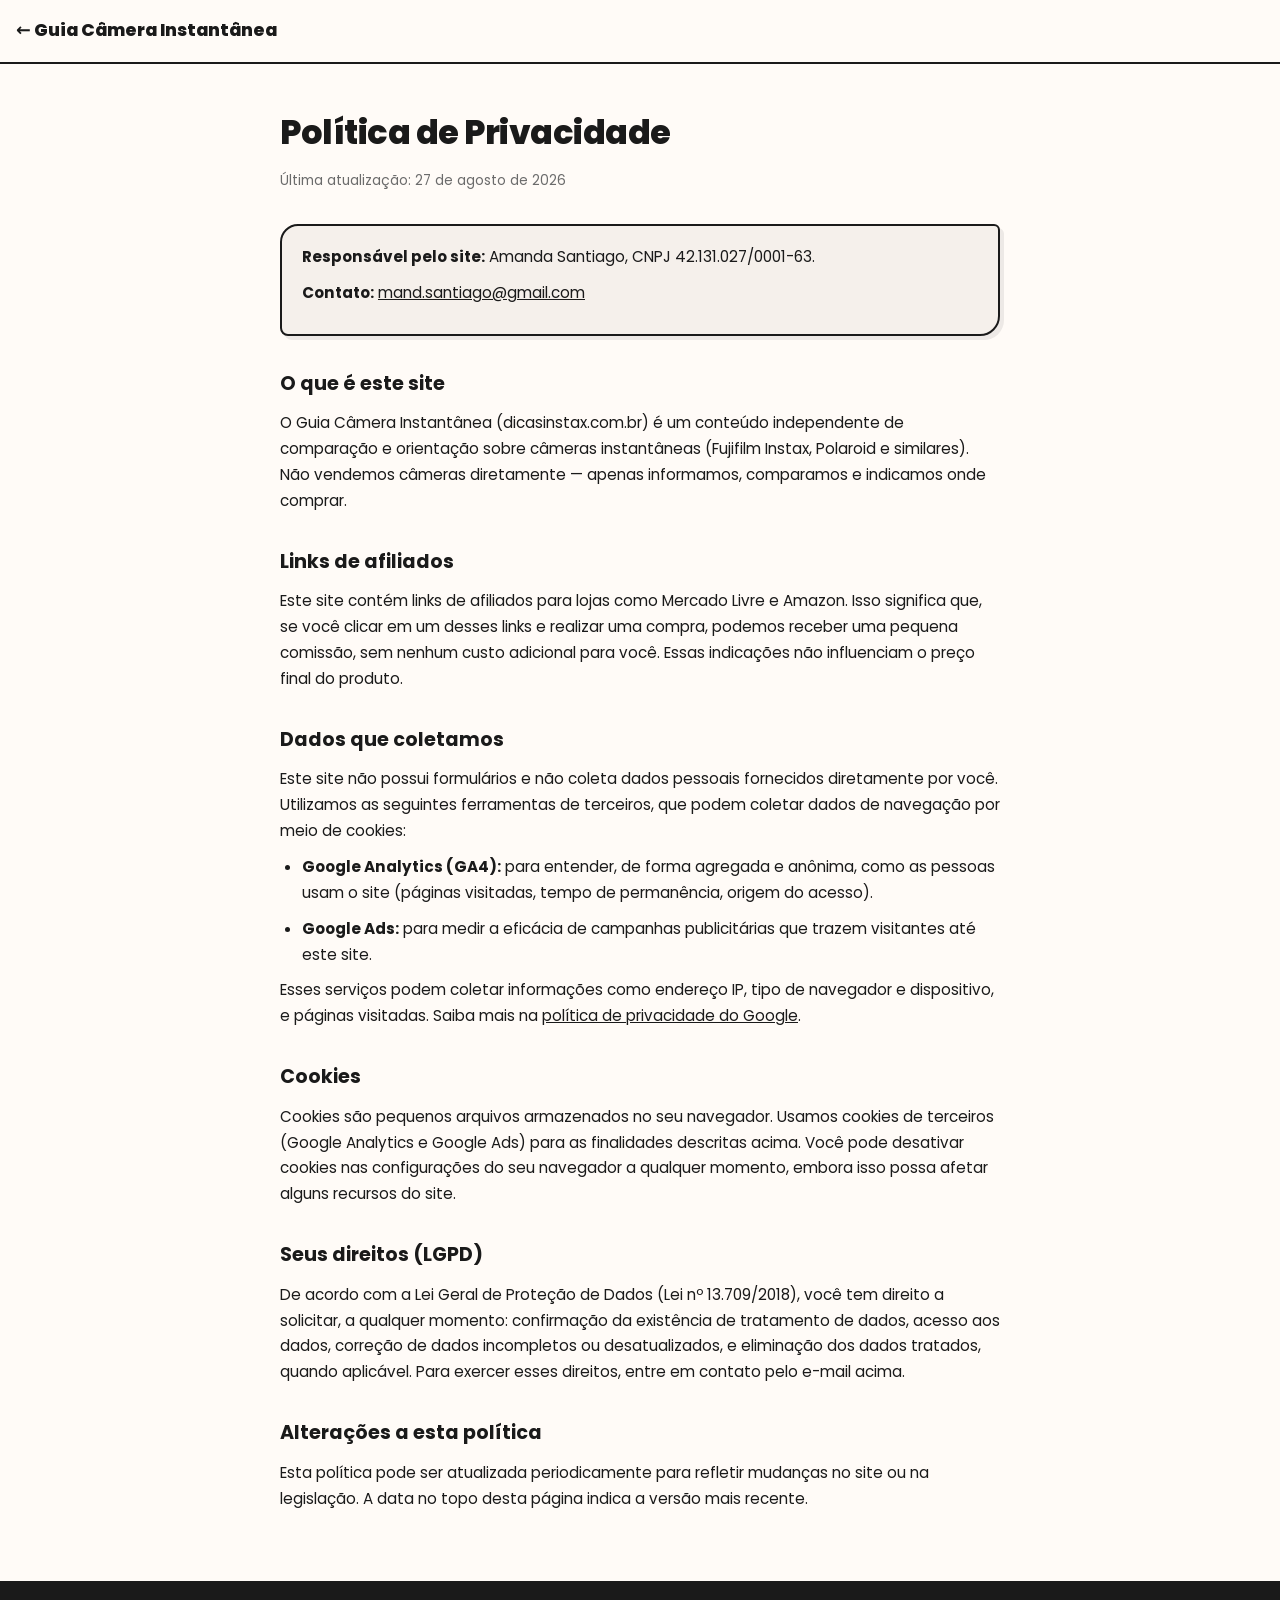
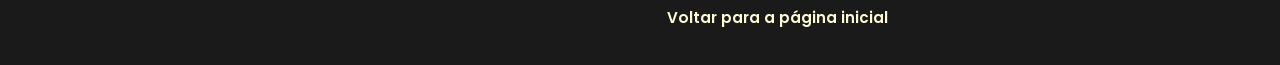
<file: politica-de-privacidade.html>
<!DOCTYPE html>
<html lang="pt-BR">
<head>
    <meta charset="UTF-8">
    <meta name="viewport" content="width=device-width, initial-scale=1.0">

    <!-- Google tag (gtag.js) -->
    <script async src="https://www.googletagmanager.com/gtag/js?id=G-RZNXE3PW3G"></script>
    <script>
        window.dataLayer = window.dataLayer || [];
        function gtag(){dataLayer.push(arguments);}
        gtag('js', new Date());
        gtag('config', 'G-RZNXE3PW3G');
    </script>

    <title>Política de Privacidade — Guia Câmera Instantânea</title>
    <meta name="description" content="Política de privacidade do Guia Câmera Instantânea (dicasinstax.com.br): dados coletados, cookies, links de afiliados e direitos do usuário.">
    <meta name="robots" content="index, follow">
    <link rel="canonical" href="https://dicasinstax.com.br/politica-de-privacidade.html">

    <link rel="icon" type="image/svg+xml" href="data:image/svg+xml,%3Csvg xmlns='http://www.w3.org/2000/svg' viewBox='0 0 48 48' fill='none'%3E%3Crect x='8' y='12' width='32' height='24' rx='5' stroke='%231a1a1a' stroke-width='2.5' fill='%23FFD6E0'/%3E%3Ccircle cx='24' cy='22' r='8' stroke='%231a1a1a' stroke-width='2.5' fill='%23FFFBF7'/%3E%3Ccircle cx='24' cy='22' r='3' fill='%231a1a1a'/%3E%3Crect x='17' y='8' width='14' height='6' rx='3' stroke='%231a1a1a' stroke-width='2.5' fill='%23FFFBD6'/%3E%3Crect x='18' y='34' width='12' height='8' rx='1.5' stroke='%231a1a1a' stroke-width='2' fill='%23FFFBF7' transform='rotate(-5, 18, 34)'/%3E%3C/svg%3E">

    <link rel="preconnect" href="https://fonts.googleapis.com">
    <link rel="preconnect" href="https://fonts.gstatic.com" crossorigin>
    <link href="https://fonts.googleapis.com/css2?family=Poppins:wght@400;500;600;700;800&display=swap" rel="stylesheet">

    <style>
        :root {
            --amarelo: #FFFBD6;
            --branco: #FFFBF7;
            --preto: #1a1a1a;
            --cinza: #6b6b6b;
            --cinza-claro: #f5f0eb;
            --borda-doodle: #1a1a1a;
            --sombra-suave: 4px 4px 0px rgba(26, 26, 26, 0.08);
            --radius-doodle: 18px 6px 20px 8px;
        }
        *, *::before, *::after { box-sizing: border-box; margin: 0; padding: 0; }
        html { font-size: 16px; -webkit-text-size-adjust: 100%; }
        body {
            font-family: 'Poppins', system-ui, -apple-system, sans-serif;
            background-color: var(--branco);
            color: var(--preto);
            line-height: 1.7;
        }
        .navbar {
            border-bottom: 2.5px solid var(--borda-doodle);
            padding: 16px;
        }
        .navbar a {
            font-weight: 800;
            font-size: 1.1rem;
            color: var(--preto);
            text-decoration: none;
        }
        .main {
            max-width: 760px;
            margin: 0 auto;
            padding: 40px 20px 60px;
        }
        h1 { font-size: clamp(1.5rem, 4vw, 2.1rem); font-weight: 800; margin-bottom: 8px; letter-spacing: -0.5px; }
        .atualizado { color: var(--cinza); font-size: 0.85rem; margin-bottom: 32px; }
        h2 { font-size: 1.2rem; font-weight: 700; margin: 32px 0 10px; }
        p, li { font-size: 0.95rem; color: var(--preto); margin-bottom: 10px; }
        ul { padding-left: 22px; }
        a { color: var(--preto); }
        .card {
            background: var(--cinza-claro);
            border: 2px solid var(--borda-doodle);
            border-radius: var(--radius-doodle);
            padding: 18px 20px;
            margin-bottom: 24px;
            box-shadow: var(--sombra-suave);
        }
        .footer {
            background: var(--preto);
            color: #fff;
            text-align: center;
            padding: 24px 16px;
            font-size: 0.85rem;
        }
        .footer a { color: var(--amarelo); font-weight: 600; text-decoration: none; }
        .footer a:hover { text-decoration: underline; }
    </style>
</head>
<body>
    <nav class="navbar"><a href="/">← Guia Câmera Instantânea</a></nav>

    <main class="main">
        <h1>Política de Privacidade</h1>
        <p class="atualizado">Última atualização: 27 de agosto de 2026</p>

        <div class="card">
            <p><strong>Responsável pelo site:</strong> Amanda Santiago, CNPJ 42.131.027/0001-63.</p>
            <p><strong>Contato:</strong> <a href="mailto:mand.santiago@gmail.com">mand.santiago@gmail.com</a></p>
        </div>

        <h2>O que é este site</h2>
        <p>O Guia Câmera Instantânea (dicasinstax.com.br) é um conteúdo independente de comparação e orientação sobre câmeras instantâneas (Fujifilm Instax, Polaroid e similares). Não vendemos câmeras diretamente — apenas informamos, comparamos e indicamos onde comprar.</p>

        <h2>Links de afiliados</h2>
        <p>Este site contém links de afiliados para lojas como Mercado Livre e Amazon. Isso significa que, se você clicar em um desses links e realizar uma compra, podemos receber uma pequena comissão, sem nenhum custo adicional para você. Essas indicações não influenciam o preço final do produto.</p>

        <h2>Dados que coletamos</h2>
        <p>Este site não possui formulários e não coleta dados pessoais fornecidos diretamente por você. Utilizamos as seguintes ferramentas de terceiros, que podem coletar dados de navegação por meio de cookies:</p>
        <ul>
            <li><strong>Google Analytics (GA4):</strong> para entender, de forma agregada e anônima, como as pessoas usam o site (páginas visitadas, tempo de permanência, origem do acesso).</li>
            <li><strong>Google Ads:</strong> para medir a eficácia de campanhas publicitárias que trazem visitantes até este site.</li>
        </ul>
        <p>Esses serviços podem coletar informações como endereço IP, tipo de navegador e dispositivo, e páginas visitadas. Saiba mais na <a href="https://policies.google.com/privacy" target="_blank" rel="noopener noreferrer">política de privacidade do Google</a>.</p>

        <h2>Cookies</h2>
        <p>Cookies são pequenos arquivos armazenados no seu navegador. Usamos cookies de terceiros (Google Analytics e Google Ads) para as finalidades descritas acima. Você pode desativar cookies nas configurações do seu navegador a qualquer momento, embora isso possa afetar alguns recursos do site.</p>

        <h2>Seus direitos (LGPD)</h2>
        <p>De acordo com a Lei Geral de Proteção de Dados (Lei nº 13.709/2018), você tem direito a solicitar, a qualquer momento: confirmação da existência de tratamento de dados, acesso aos dados, correção de dados incompletos ou desatualizados, e eliminação dos dados tratados, quando aplicável. Para exercer esses direitos, entre em contato pelo e-mail acima.</p>

        <h2>Alterações a esta política</h2>
        <p>Esta política pode ser atualizada periodicamente para refletir mudanças no site ou na legislação. A data no topo desta página indica a versão mais recente.</p>
    </main>

    <footer class="footer">
        <p>Guia Câmera Instantânea © 2026 — <a href="/">Voltar para a página inicial</a></p>
    </footer>
</body>
</html>
</file>
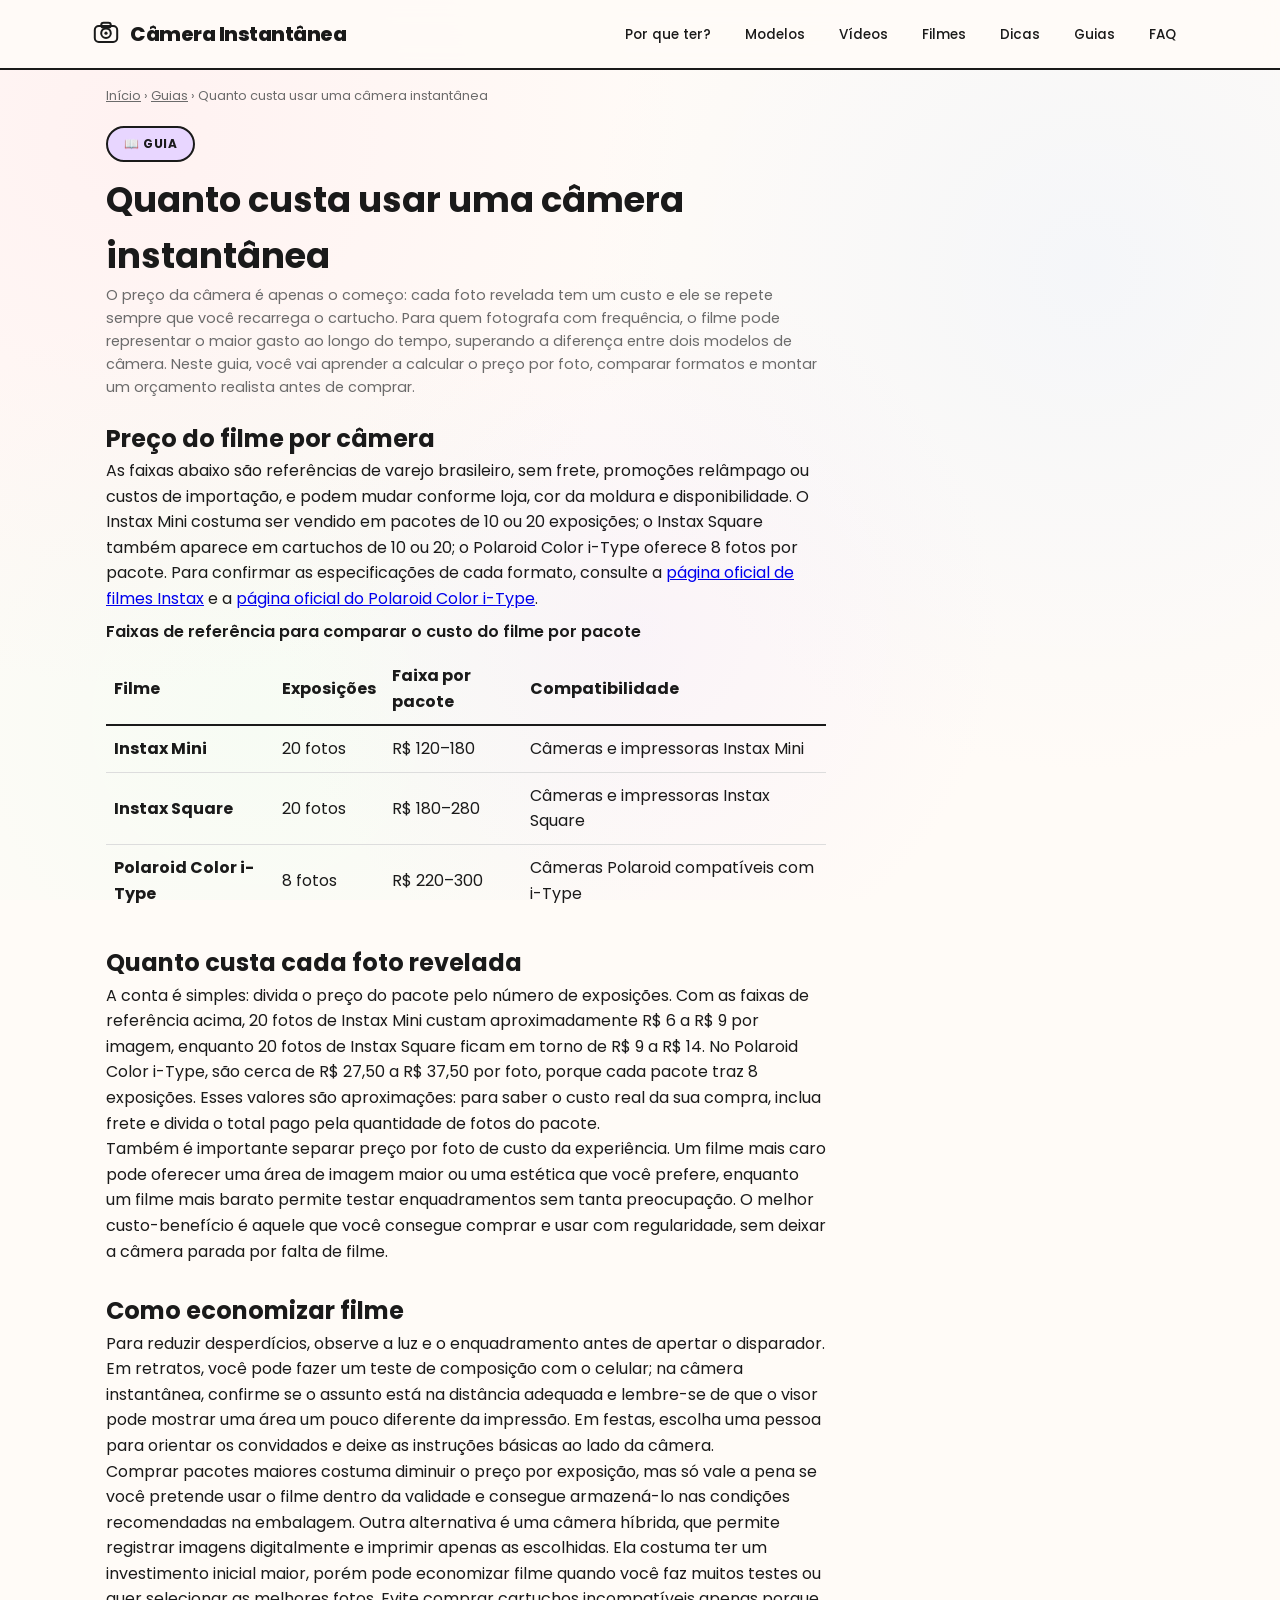
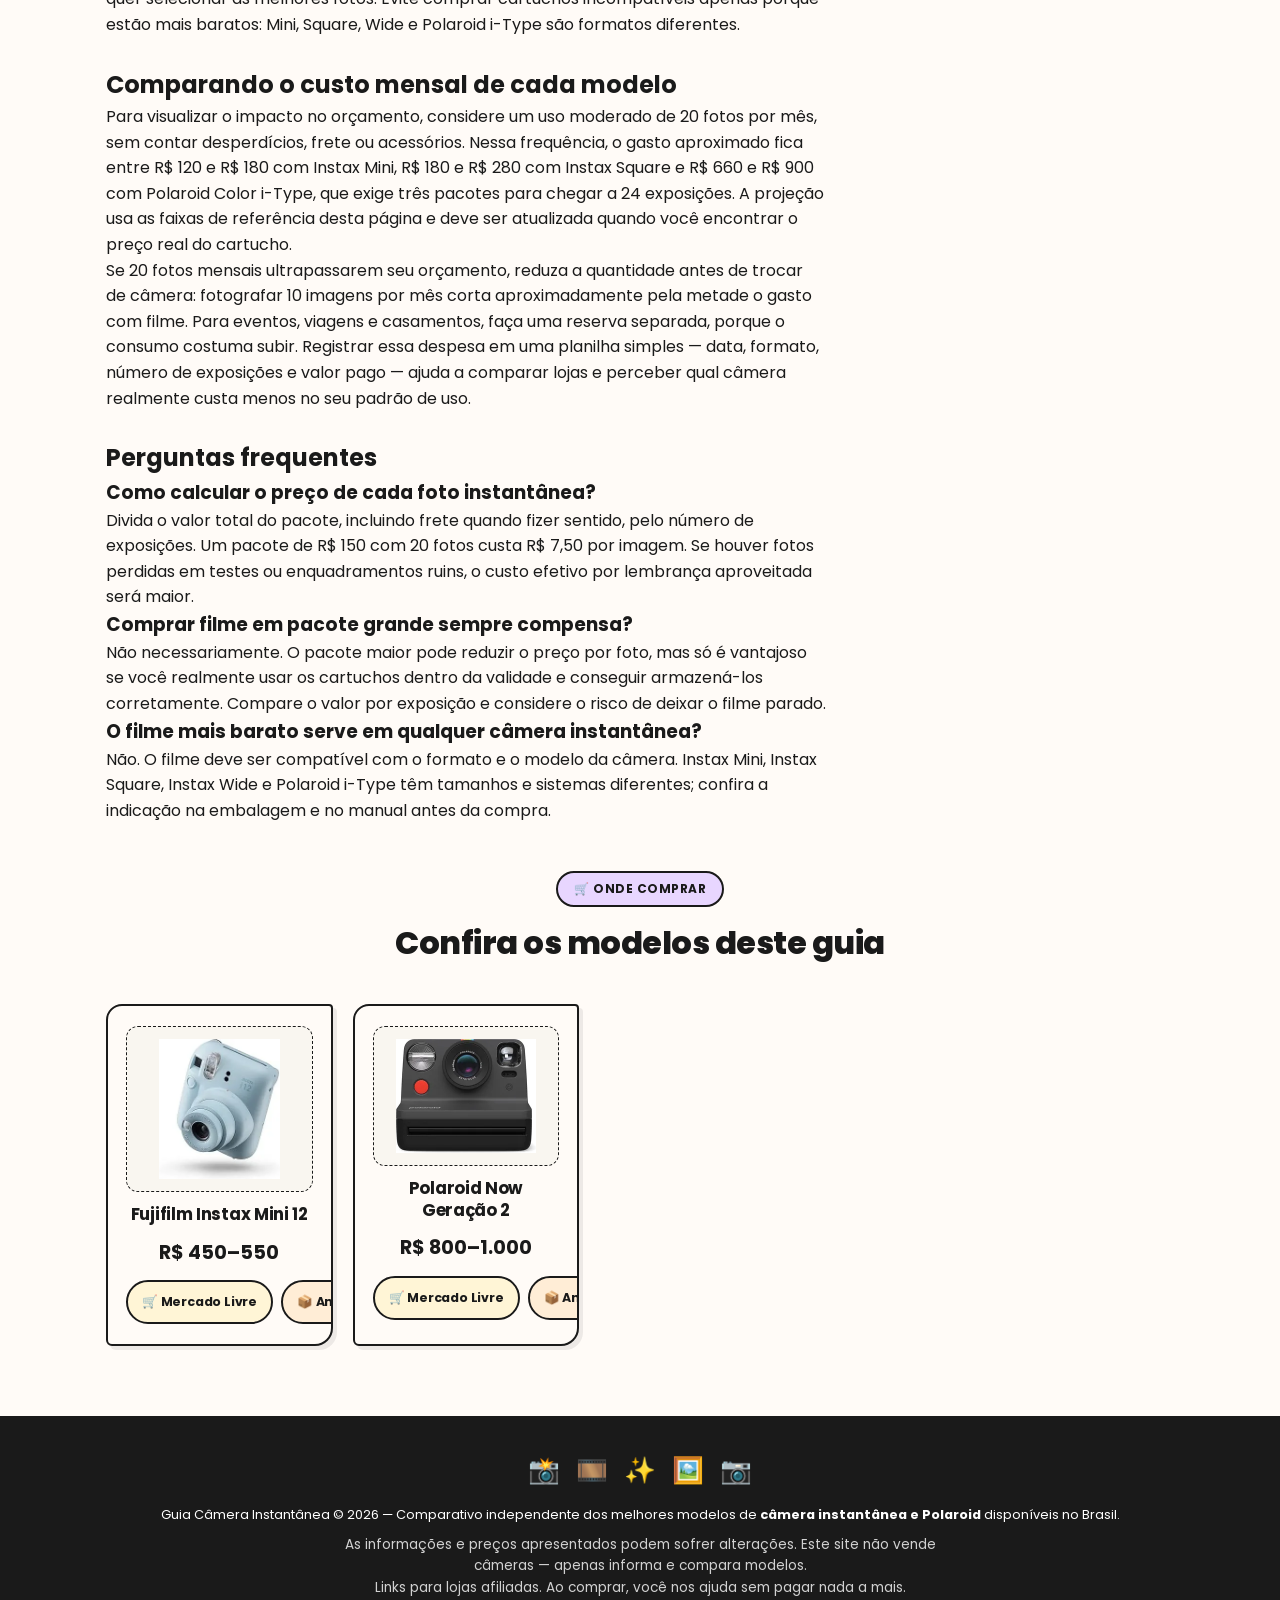
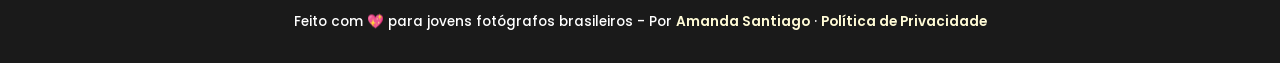
<file: quanto-custa-filme-camera-instantanea.html>
<!DOCTYPE html>
<html lang="pt-BR">
<head>
    <meta charset="UTF-8">
    <meta name="viewport" content="width=device-width, initial-scale=1.0">

    <!-- Google tag (gtag.js) -->
    <script async src="https://www.googletagmanager.com/gtag/js?id=G-RZNXE3PW3G"></script>
    <script>
        window.dataLayer = window.dataLayer || [];
        function gtag(){dataLayer.push(arguments);}
        gtag('js', new Date());
        gtag('config', 'G-RZNXE3PW3G');
    </script>

    <title>Quanto Custa Usar uma Câmera Instantânea? Preço do Filme por Foto</title>
    <meta name="description" content="Quanto custa o filme de câmera instantânea? Compare preço por foto nos formatos Instax Mini, Square e Polaroid i-Type e veja como economizar.">
    <!-- Conteúdo revisado e pronto para indexação. -->
    <meta name="robots" content="index, follow">
    <link rel="canonical" href="https://dicasinstax.com.br/quanto-custa-filme-camera-instantanea.html">

    <link rel="stylesheet" href="/css/style.css">

    <link rel="icon" type="image/svg+xml" href="data:image/svg+xml,%3Csvg xmlns='http://www.w3.org/2000/svg' viewBox='0 0 48 48' fill='none'%3E%3Crect x='8' y='12' width='32' height='24' rx='5' stroke='%231a1a1a' stroke-width='2.5' fill='%23FFD6E0'/%3E%3Ccircle cx='24' cy='22' r='8' stroke='%231a1a1a' stroke-width='2.5' fill='%23FFFBF7'/%3E%3Ccircle cx='24' cy='22' r='3' fill='%231a1a1a'/%3E%3Crect x='17' y='8' width='14' height='6' rx='3' stroke='%231a1a1a' stroke-width='2.5' fill='%23FFFBD6'/%3E%3Crect x='18' y='34' width='12' height='8' rx='1.5' stroke='%231a1a1a' stroke-width='2' fill='%23FFFBF7' transform='rotate(-5, 18, 34)'/%3E%3C/svg%3E">

    <meta property="og:type" content="article">
    <meta property="og:title" content="Quanto Custa Usar uma Câmera Instantânea? Preço do Filme por Foto">
    <meta property="og:description" content="Quanto custa o filme de câmera instantânea? Compare preço por foto nos formatos Instax Mini, Square e Polaroid i-Type e veja como economizar.">
    <meta property="og:image" content="https://dicasinstax.com.br/imagens/melhor_camera_instantanea.webp">
    <meta property="og:url" content="https://dicasinstax.com.br/quanto-custa-filme-camera-instantanea.html">
    <meta property="og:locale" content="pt_BR">
    <meta name="twitter:card" content="summary_large_image">
    <meta name="twitter:title" content="Quanto Custa Usar uma Câmera Instantânea? Preço do Filme por Foto">
    <meta name="twitter:description" content="Quanto custa o filme de câmera instantânea? Compare preço por foto nos formatos Instax Mini, Square e Polaroid i-Type e veja como economizar.">
    <meta name="twitter:image" content="https://dicasinstax.com.br/imagens/melhor_camera_instantanea.webp">

    <script type="application/ld+json">
        {
            "@context": "https://schema.org",
            "@type": "BreadcrumbList",
            "itemListElement": [
                { "@type": "ListItem", "position": 1, "name": "Início", "item": "https://dicasinstax.com.br/" },
                { "@type": "ListItem", "position": 2, "name": "Guias", "item": "https://dicasinstax.com.br/#guias" },
                { "@type": "ListItem", "position": 3, "name": "Quanto custa usar uma câmera instantânea", "item": "https://dicasinstax.com.br/quanto-custa-filme-camera-instantanea.html" }
            ]
        }
    </script>

    <script type="application/ld+json">
        {
            "@context": "https://schema.org",
            "@type": "Article",
            "headline": "Quanto Custa Usar uma Câmera Instantânea? Preço do Filme por Foto",
            "description": "Quanto custa o filme de câmera instantânea? Compare preço por foto nos formatos Instax Mini, Square e Polaroid i-Type e veja como economizar.",
            "author": { "@type": "Person", "name": "Amanda Santiago" },
            "publisher": { "@type": "Person", "name": "Amanda Santiago" },
            "datePublished": "2026-08-27",
            "dateModified": "2026-08-27",
            "mainEntityOfPage": "https://dicasinstax.com.br/quanto-custa-filme-camera-instantanea.html",
            "image": "https://dicasinstax.com.br/imagens/melhor_camera_instantanea.webp",
            "articleSection": "Fotografia"
        }
    </script>

    <link rel="preconnect" href="https://fonts.googleapis.com">
    <link rel="preconnect" href="https://fonts.gstatic.com" crossorigin>
    <link href="https://fonts.googleapis.com/css2?family=Poppins:wght@400;500;600;700;800&display=swap" rel="stylesheet">
</head>
<body>
    <a href="#conteudo-principal" class="skip-link">Pular para o conteúdo principal</a>

    <nav class="navbar" role="navigation" aria-label="Navegação principal">
        <div class="navbar-inner">
            <a href="/" class="nav-logo" aria-label="Guia Câmera Instantânea - Página inicial">
                <svg viewBox="0 0 40 40" fill="none" xmlns="http://www.w3.org/2000/svg" aria-hidden="true">
                    <rect x="6" y="10" width="28" height="20" rx="5" stroke="#1a1a1a" stroke-width="2.5" fill="none"/>
                    <circle cx="20" cy="19" r="6" stroke="#1a1a1a" stroke-width="2.5" fill="none"/>
                    <rect x="14" y="6" width="12" height="6" rx="3" stroke="#1a1a1a" stroke-width="2.5" fill="none"/>
                    <circle cx="20" cy="19" r="2" fill="#1a1a1a"/>
                </svg>
                <span>Câmera Instantânea</span>
            </a>
            <button class="btn-menu" aria-label="Abrir menu" aria-expanded="false" id="btnMenu">
                <svg viewBox="0 0 24 24" fill="none" stroke="currentColor" stroke-width="2.5" stroke-linecap="round">
                    <line x1="4" y1="6" x2="20" y2="6"/>
                    <line x1="4" y1="12" x2="20" y2="12"/>
                    <line x1="4" y1="18" x2="20" y2="18"/>
                </svg>
            </button>
            <ul class="nav-links" id="navLinks" role="menubar">
                <li role="none"><a href="/#porque-ter" role="menuitem">Por que ter?</a></li>
                <li role="none"><a href="/#mais-vendidas" role="menuitem">Modelos</a></li>
                <li role="none"><a href="/#videos" role="menuitem">Vídeos</a></li>
                <li role="none"><a href="/#filmes" role="menuitem">Filmes</a></li>
                <li role="none"><a href="/#dicas-fotos" role="menuitem">Dicas</a></li>
                <li role="none"><a href="/#guias" role="menuitem">Guias</a></li>
                <li role="none"><a href="/#faq" role="menuitem">FAQ</a></li>
            </ul>
        </div>
    </nav>

    <nav aria-label="breadcrumb" style="max-width:1100px;margin:16px auto 0;padding:0 16px;font-size:0.8rem;color:var(--cinza);">
        <a href="/" style="color:var(--cinza);">Início</a> › <a href="/#guias" style="color:var(--cinza);">Guias</a> › <span>Quanto custa usar uma câmera instantânea</span>
    </nav>

    <main class="main" id="conteudo-principal">
        <article class="secao" style="padding-top:20px;">
            <div class="secao-header" style="text-align:left;max-width:720px;margin:0 0 20px;">
                <span class="tag">📖 Guia</span>
                <h1 style="font-size:clamp(1.6rem, 4vw, 2.2rem);">Quanto custa usar uma câmera instantânea</h1>
                <p style="text-align:left;max-width:100%;">O preço da câmera é apenas o começo: cada foto revelada tem um custo e ele se repete sempre que você recarrega o cartucho. Para quem fotografa com frequência, o filme pode representar o maior gasto ao longo do tempo, superando a diferença entre dois modelos de câmera. Neste guia, você vai aprender a calcular o preço por foto, comparar formatos e montar um orçamento realista antes de comprar.</p>
            </div>
            <div style="max-width:720px;display:flex;flex-direction:column;gap:28px;">
      <section>
        <h2>Preço do filme por câmera</h2>
        <p>As faixas abaixo são referências de varejo brasileiro, sem frete, promoções relâmpago ou custos de importação, e podem mudar conforme loja, cor da moldura e disponibilidade. O Instax Mini costuma ser vendido em pacotes de 10 ou 20 exposições; o Instax Square também aparece em cartuchos de 10 ou 20; o Polaroid Color i-Type oferece 8 fotos por pacote. Para confirmar as especificações de cada formato, consulte a <a href="https://www.instax.com/film/" target="_blank" rel="noopener noreferrer">página oficial de filmes Instax</a> e a <a href="https://www.polaroid.com/en_us/products/color-itype-instant-film" target="_blank" rel="noopener noreferrer">página oficial do Polaroid Color i-Type</a>.</p>
        <table style="width:100%;border-collapse:collapse;text-align:left;">
          <caption style="padding:8px 0;text-align:left;font-weight:600;">Faixas de referência para comparar o custo do filme por pacote</caption>
          <thead>
            <tr><th style="padding:10px 8px;border-bottom:2px solid currentColor;">Filme</th><th style="padding:10px 8px;border-bottom:2px solid currentColor;">Exposições</th><th style="padding:10px 8px;border-bottom:2px solid currentColor;">Faixa por pacote</th><th style="padding:10px 8px;border-bottom:2px solid currentColor;">Compatibilidade</th></tr>
          </thead>
          <tbody>
            <tr><td style="padding:10px 8px;border-bottom:1px solid #ddd;"><strong>Instax Mini</strong></td><td style="padding:10px 8px;border-bottom:1px solid #ddd;">20 fotos</td><td style="padding:10px 8px;border-bottom:1px solid #ddd;">R$ 120–180</td><td style="padding:10px 8px;border-bottom:1px solid #ddd;">Câmeras e impressoras Instax Mini</td></tr>
            <tr><td style="padding:10px 8px;border-bottom:1px solid #ddd;"><strong>Instax Square</strong></td><td style="padding:10px 8px;border-bottom:1px solid #ddd;">20 fotos</td><td style="padding:10px 8px;border-bottom:1px solid #ddd;">R$ 180–280</td><td style="padding:10px 8px;border-bottom:1px solid #ddd;">Câmeras e impressoras Instax Square</td></tr>
            <tr><td style="padding:10px 8px;"><strong>Polaroid Color i-Type</strong></td><td style="padding:10px 8px;">8 fotos</td><td style="padding:10px 8px;">R$ 220–300</td><td style="padding:10px 8px;">Câmeras Polaroid compatíveis com i-Type</td></tr>
          </tbody>
        </table>
      </section>
      <section>
        <h2>Quanto custa cada foto revelada</h2>
        <p>A conta é simples: divida o preço do pacote pelo número de exposições. Com as faixas de referência acima, 20 fotos de Instax Mini custam aproximadamente R$ 6 a R$ 9 por imagem, enquanto 20 fotos de Instax Square ficam em torno de R$ 9 a R$ 14. No Polaroid Color i-Type, são cerca de R$ 27,50 a R$ 37,50 por foto, porque cada pacote traz 8 exposições. Esses valores são aproximações: para saber o custo real da sua compra, inclua frete e divida o total pago pela quantidade de fotos do pacote.</p>
        <p>Também é importante separar preço por foto de custo da experiência. Um filme mais caro pode oferecer uma área de imagem maior ou uma estética que você prefere, enquanto um filme mais barato permite testar enquadramentos sem tanta preocupação. O melhor custo-benefício é aquele que você consegue comprar e usar com regularidade, sem deixar a câmera parada por falta de filme.</p>
      </section>
      <section>
        <h2>Como economizar filme</h2>
        <p>Para reduzir desperdícios, observe a luz e o enquadramento antes de apertar o disparador. Em retratos, você pode fazer um teste de composição com o celular; na câmera instantânea, confirme se o assunto está na distância adequada e lembre-se de que o visor pode mostrar uma área um pouco diferente da impressão. Em festas, escolha uma pessoa para orientar os convidados e deixe as instruções básicas ao lado da câmera.</p>
        <p>Comprar pacotes maiores costuma diminuir o preço por exposição, mas só vale a pena se você pretende usar o filme dentro da validade e consegue armazená-lo nas condições recomendadas na embalagem. Outra alternativa é uma câmera híbrida, que permite registrar imagens digitalmente e imprimir apenas as escolhidas. Ela costuma ter um investimento inicial maior, porém pode economizar filme quando você faz muitos testes ou quer selecionar as melhores fotos. Evite comprar cartuchos incompatíveis apenas porque estão mais baratos: Mini, Square, Wide e Polaroid i-Type são formatos diferentes.</p>
      </section>
      <section>
        <h2>Comparando o custo mensal de cada modelo</h2>
        <p>Para visualizar o impacto no orçamento, considere um uso moderado de 20 fotos por mês, sem contar desperdícios, frete ou acessórios. Nessa frequência, o gasto aproximado fica entre R$ 120 e R$ 180 com Instax Mini, R$ 180 e R$ 280 com Instax Square e R$ 660 e R$ 900 com Polaroid Color i-Type, que exige três pacotes para chegar a 24 exposições. A projeção usa as faixas de referência desta página e deve ser atualizada quando você encontrar o preço real do cartucho.</p>
        <p>Se 20 fotos mensais ultrapassarem seu orçamento, reduza a quantidade antes de trocar de câmera: fotografar 10 imagens por mês corta aproximadamente pela metade o gasto com filme. Para eventos, viagens e casamentos, faça uma reserva separada, porque o consumo costuma subir. Registrar essa despesa em uma planilha simples — data, formato, número de exposições e valor pago — ajuda a comparar lojas e perceber qual câmera realmente custa menos no seu padrão de uso.</p>
      </section>
      <section>
        <h2>Perguntas frequentes</h2>
        <h3>Como calcular o preço de cada foto instantânea?</h3>
        <p>Divida o valor total do pacote, incluindo frete quando fizer sentido, pelo número de exposições. Um pacote de R$ 150 com 20 fotos custa R$ 7,50 por imagem. Se houver fotos perdidas em testes ou enquadramentos ruins, o custo efetivo por lembrança aproveitada será maior.</p>
        <h3>Comprar filme em pacote grande sempre compensa?</h3>
        <p>Não necessariamente. O pacote maior pode reduzir o preço por foto, mas só é vantajoso se você realmente usar os cartuchos dentro da validade e conseguir armazená-los corretamente. Compare o valor por exposição e considere o risco de deixar o filme parado.</p>
        <h3>O filme mais barato serve em qualquer câmera instantânea?</h3>
        <p>Não. O filme deve ser compatível com o formato e o modelo da câmera. Instax Mini, Instax Square, Instax Wide e Polaroid i-Type têm tamanhos e sistemas diferentes; confira a indicação na embalagem e no manual antes da compra.</p>
      </section>
            </div>

            <div class="secao-header" style="margin-top:48px;">
                <span class="tag">🛒 Onde Comprar</span>
                <h2>Confira os modelos deste guia</h2>
            </div>
            <div class="cards-grid" style="max-width:720px;">
                <article class="card"><div class="card-img-wrap"><img src="/imagens/mini_instax12.webp" alt="Fujifilm Instax Mini 12" loading="lazy" width="120" height="140"></div><h3>Fujifilm Instax Mini 12</h3><div class="card-preco">R$ 450–550</div><div class="card-botoes-duplo"><a href="https://meli.la/1U2vpXr" target="_blank" rel="sponsored noopener noreferrer" class="btn btn-mercado">🛒 Mercado Livre</a><a href="https://www.amazon.com.br/dp/B0BWNYBRNL?th=1&linkCode=ll2&tag=mpi0f2-20&linkId=94e8bebb52dc3b5b246bee18c4ee4e28&ref_=as_li_ss_tl" target="_blank" rel="sponsored noopener noreferrer" class="btn btn-amazon">📦 Amazon</a></div></article>
                <article class="card"><div class="card-img-wrap"><img src="/imagens/Polaroid_Now_Geracao_2.webp" alt="Polaroid Now Geração 2" loading="lazy" width="140" height="114"></div><h3>Polaroid Now Geração 2</h3><div class="card-preco">R$ 800–1.000</div><div class="card-botoes-duplo"><a href="https://meli.la/2wmZvke" target="_blank" rel="sponsored noopener noreferrer" class="btn btn-mercado">🛒 Mercado Livre</a><a href="https://www.amazon.com.br/dp/B0BVNMQ2XL?th=1&linkCode=ll2&tag=mpi0f2-20&linkId=33f6ba1901df8d269fcfbf0d8db4334b&ref_=as_li_ss_tl" target="_blank" rel="sponsored noopener noreferrer" class="btn btn-amazon">📦 Amazon</a></div></article>
            </div>
        </article>
    </main>

    <footer class="footer" role="contentinfo">
        <div class="footer-doodle" aria-hidden="true"><span>📸</span><span>🎞️</span><span>✨</span><span>🖼️</span><span>📷</span></div>
        <p>Guia Câmera Instantânea © 2026 — Comparativo independente dos melhores modelos de <strong>câmera instantânea e Polaroid</strong> disponíveis no Brasil.</p>
        <div class="disclaimer"><p>As informações e preços apresentados podem sofrer alterações. Este site não vende câmeras — apenas informa e compara modelos.<br>Links para lojas afiliadas. Ao comprar, você nos ajuda sem pagar nada a mais.</p></div>
        <p class="assinatura">Feito com 💖 para jovens fotógrafos brasileiros - Por <a href="https://about.me/amanda.santiago" target="_blank" rel="noopener noreferrer">Amanda Santiago</a> · <a href="/politica-de-privacidade.html">Política de Privacidade</a></p>
    </footer>

    <button class="back-to-top" id="backToTop" aria-label="Voltar ao topo">↑</button>

    <script>
        (function() {
            const btnMenu = document.getElementById('btnMenu');
            const navLinks = document.getElementById('navLinks');
            function toggleMenu() {
                const isOpen = navLinks.classList.toggle('aberto');
                btnMenu.setAttribute('aria-expanded', isOpen);
            }
            btnMenu.addEventListener('click', toggleMenu);
            navLinks.querySelectorAll('a').forEach(link => link.addEventListener('click', () => { if (navLinks.classList.contains('aberto')) toggleMenu(); }));
            document.addEventListener('keydown', (e) => { if (e.key === 'Escape' && navLinks.classList.contains('aberto')) { toggleMenu(); btnMenu.focus(); } });

            const backToTopBtn = document.getElementById('backToTop');
            let scrollTicking = false;
            function updateBackToTop() {
                backToTopBtn.classList.toggle('visivel', window.scrollY > 500);
                scrollTicking = false;
            }
            window.addEventListener('scroll', () => { if (!scrollTicking) { requestAnimationFrame(updateBackToTop); scrollTicking = true; } }, { passive: true });
            backToTopBtn.addEventListener('click', () => window.scrollTo({ top: 0, behavior: 'smooth' }));

            const observer = new IntersectionObserver((entries) => {
                entries.forEach(entry => { if (entry.isIntersecting) { entry.target.style.opacity = '1'; entry.target.style.transform = 'translateY(0)'; observer.unobserve(entry.target); } });
            }, { rootMargin: '0px 0px -40px 0px', threshold: 0.1 });
            document.querySelectorAll('.card').forEach(el => {
                el.style.opacity = '0'; el.style.transform = 'translateY(18px)'; el.style.transition = 'opacity 0.5s ease, transform 0.5s ease'; observer.observe(el);
            });
            setTimeout(() => { document.querySelectorAll('.card').forEach((el, i) => { el.style.transitionDelay = (i * 0.04) + 's'; }); }, 200);

            // Rastreamento de clique em links de afiliado (Mercado Livre / Amazon)
            document.addEventListener('click', (e) => {
                const link = e.target.closest('a[href*="meli.la"], a[href*="amazon.com.br"]');
                if (!link || typeof gtag !== 'function') return;
                const card = link.closest('article, .filme-card, .porque-item');
                const produto = card ? (card.querySelector('h3, h4')?.textContent.trim() || 'desconhecido') : 'desconhecido';
                const loja = link.href.includes('meli.la') ? 'Mercado Livre' : 'Amazon';
                gtag('event', 'clique_afiliado', {
                    produto: produto,
                    loja: loja,
                    link_url: link.href
                });
            });

            updateBackToTop();
        })();
    </script>
</body>
</html>
</file>
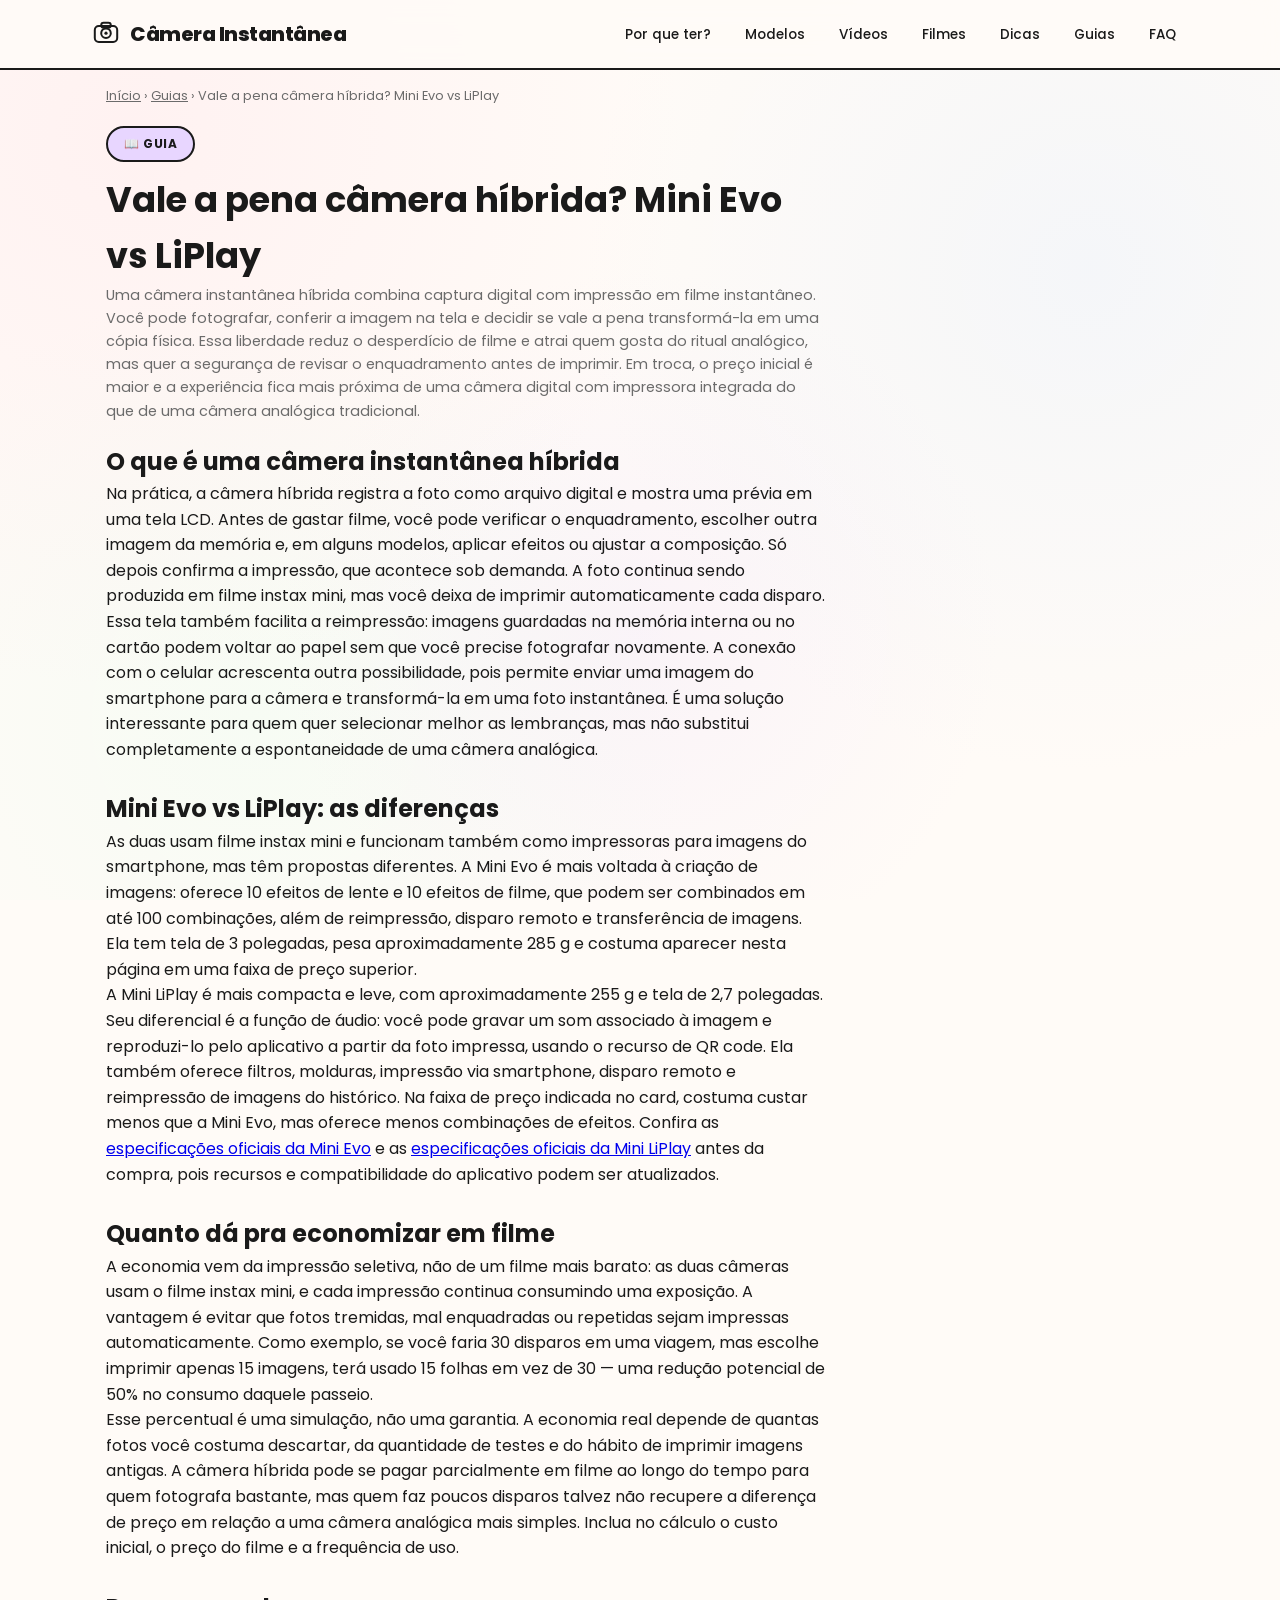
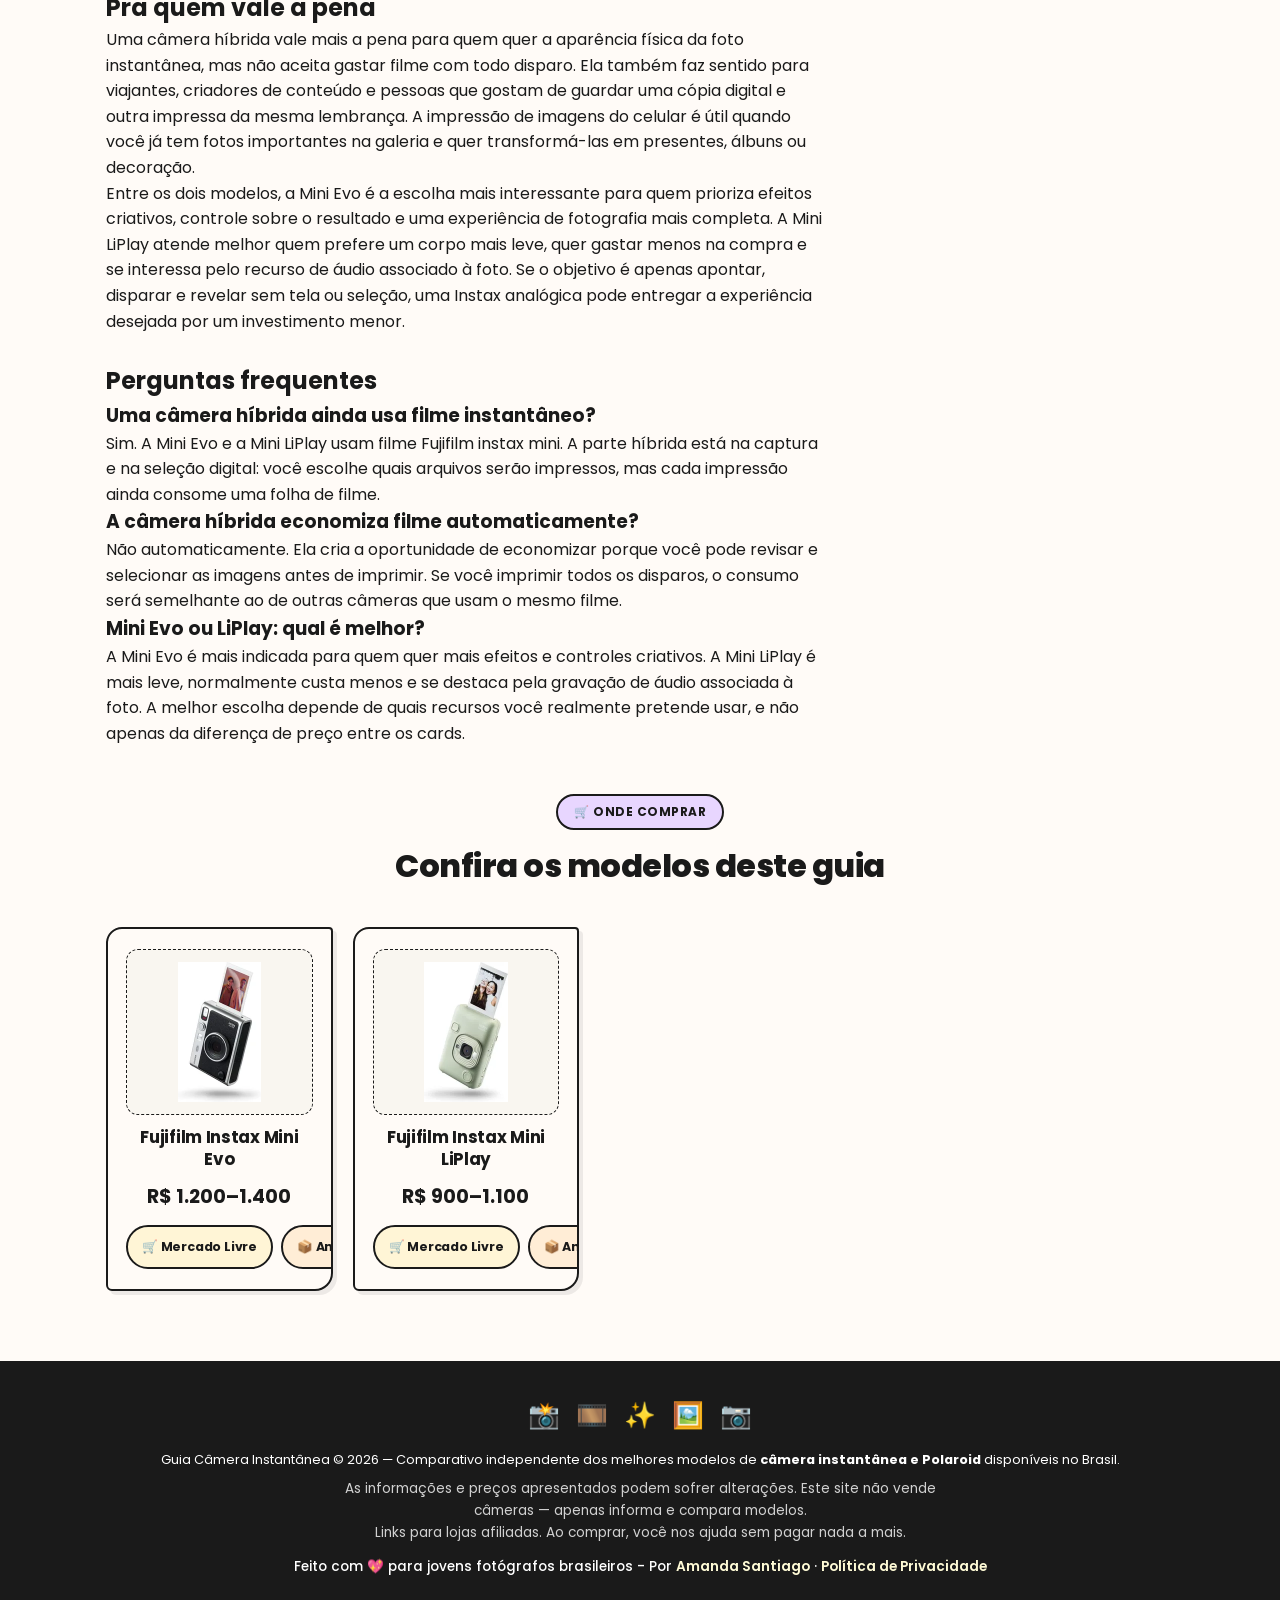
<file: vale-a-pena-camera-hibrida.html>
<!DOCTYPE html>
<html lang="pt-BR">
<head>
    <meta charset="UTF-8">
    <meta name="viewport" content="width=device-width, initial-scale=1.0">

    <!-- Google tag (gtag.js) -->
    <script async src="https://www.googletagmanager.com/gtag/js?id=G-RZNXE3PW3G"></script>
    <script>
        window.dataLayer = window.dataLayer || [];
        function gtag(){dataLayer.push(arguments);}
        gtag('js', new Date());
        gtag('config', 'G-RZNXE3PW3G');
    </script>

    <title>Vale a Pena uma Câmera Híbrida? Instax Mini Evo vs LiPlay</title>
    <meta name="description" content="Câmera instantânea híbrida vale a pena? Compare Instax Mini Evo e LiPlay, recursos, economia de filme, impressão seletiva e custo-benefício.">
    <!-- Conteúdo revisado e pronto para indexação. -->
    <meta name="robots" content="index, follow">
    <link rel="canonical" href="https://dicasinstax.com.br/vale-a-pena-camera-hibrida.html">

    <link rel="stylesheet" href="/css/style.css">

    <link rel="icon" type="image/svg+xml" href="data:image/svg+xml,%3Csvg xmlns='http://www.w3.org/2000/svg' viewBox='0 0 48 48' fill='none'%3E%3Crect x='8' y='12' width='32' height='24' rx='5' stroke='%231a1a1a' stroke-width='2.5' fill='%23FFD6E0'/%3E%3Ccircle cx='24' cy='22' r='8' stroke='%231a1a1a' stroke-width='2.5' fill='%23FFFBF7'/%3E%3Ccircle cx='24' cy='22' r='3' fill='%231a1a1a'/%3E%3Crect x='17' y='8' width='14' height='6' rx='3' stroke='%231a1a1a' stroke-width='2.5' fill='%23FFFBD6'/%3E%3Crect x='18' y='34' width='12' height='8' rx='1.5' stroke='%231a1a1a' stroke-width='2' fill='%23FFFBF7' transform='rotate(-5, 18, 34)'/%3E%3C/svg%3E">

    <meta property="og:type" content="article">
    <meta property="og:title" content="Vale a Pena uma Câmera Híbrida? Instax Mini Evo vs LiPlay">
    <meta property="og:description" content="Câmera instantânea híbrida vale a pena? Compare Instax Mini Evo e LiPlay, recursos, economia de filme, impressão seletiva e custo-benefício.">
    <meta property="og:image" content="https://dicasinstax.com.br/imagens/mini_evo.webp">
    <meta property="og:url" content="https://dicasinstax.com.br/vale-a-pena-camera-hibrida.html">
    <meta property="og:locale" content="pt_BR">
    <meta name="twitter:card" content="summary_large_image">
    <meta name="twitter:title" content="Vale a Pena uma Câmera Híbrida? Instax Mini Evo vs LiPlay">
    <meta name="twitter:description" content="Câmera instantânea híbrida vale a pena? Compare Instax Mini Evo e LiPlay, recursos, economia de filme, impressão seletiva e custo-benefício.">
    <meta name="twitter:image" content="https://dicasinstax.com.br/imagens/mini_evo.webp">

    <script type="application/ld+json">
        {
            "@context": "https://schema.org",
            "@type": "BreadcrumbList",
            "itemListElement": [
                { "@type": "ListItem", "position": 1, "name": "Início", "item": "https://dicasinstax.com.br/" },
                { "@type": "ListItem", "position": 2, "name": "Guias", "item": "https://dicasinstax.com.br/#guias" },
                { "@type": "ListItem", "position": 3, "name": "Vale a pena câmera híbrida? Mini Evo vs LiPlay", "item": "https://dicasinstax.com.br/vale-a-pena-camera-hibrida.html" }
            ]
        }
    </script>

    <script type="application/ld+json">
        {
            "@context": "https://schema.org",
            "@type": "Article",
            "headline": "Vale a Pena uma Câmera Híbrida? Instax Mini Evo vs LiPlay",
            "description": "Câmera instantânea híbrida vale a pena? Compare Instax Mini Evo e LiPlay, recursos, economia de filme, impressão seletiva e custo-benefício.",
            "author": { "@type": "Person", "name": "Amanda Santiago" },
            "publisher": { "@type": "Person", "name": "Amanda Santiago" },
            "datePublished": "2026-08-27",
            "dateModified": "2026-08-27",
            "mainEntityOfPage": "https://dicasinstax.com.br/vale-a-pena-camera-hibrida.html",
            "image": "https://dicasinstax.com.br/imagens/mini_evo.webp",
            "articleSection": "Fotografia"
        }
    </script>

    <link rel="preconnect" href="https://fonts.googleapis.com">
    <link rel="preconnect" href="https://fonts.gstatic.com" crossorigin>
    <link href="https://fonts.googleapis.com/css2?family=Poppins:wght@400;500;600;700;800&display=swap" rel="stylesheet">
</head>
<body>
    <a href="#conteudo-principal" class="skip-link">Pular para o conteúdo principal</a>

    <nav class="navbar" role="navigation" aria-label="Navegação principal">
        <div class="navbar-inner">
            <a href="/" class="nav-logo" aria-label="Guia Câmera Instantânea - Página inicial">
                <svg viewBox="0 0 40 40" fill="none" xmlns="http://www.w3.org/2000/svg" aria-hidden="true">
                    <rect x="6" y="10" width="28" height="20" rx="5" stroke="#1a1a1a" stroke-width="2.5" fill="none"/>
                    <circle cx="20" cy="19" r="6" stroke="#1a1a1a" stroke-width="2.5" fill="none"/>
                    <rect x="14" y="6" width="12" height="6" rx="3" stroke="#1a1a1a" stroke-width="2.5" fill="none"/>
                    <circle cx="20" cy="19" r="2" fill="#1a1a1a"/>
                </svg>
                <span>Câmera Instantânea</span>
            </a>
            <button class="btn-menu" aria-label="Abrir menu" aria-expanded="false" id="btnMenu">
                <svg viewBox="0 0 24 24" fill="none" stroke="currentColor" stroke-width="2.5" stroke-linecap="round">
                    <line x1="4" y1="6" x2="20" y2="6"/>
                    <line x1="4" y1="12" x2="20" y2="12"/>
                    <line x1="4" y1="18" x2="20" y2="18"/>
                </svg>
            </button>
            <ul class="nav-links" id="navLinks" role="menubar">
                <li role="none"><a href="/#porque-ter" role="menuitem">Por que ter?</a></li>
                <li role="none"><a href="/#mais-vendidas" role="menuitem">Modelos</a></li>
                <li role="none"><a href="/#videos" role="menuitem">Vídeos</a></li>
                <li role="none"><a href="/#filmes" role="menuitem">Filmes</a></li>
                <li role="none"><a href="/#dicas-fotos" role="menuitem">Dicas</a></li>
                <li role="none"><a href="/#guias" role="menuitem">Guias</a></li>
                <li role="none"><a href="/#faq" role="menuitem">FAQ</a></li>
            </ul>
        </div>
    </nav>

    <nav aria-label="breadcrumb" style="max-width:1100px;margin:16px auto 0;padding:0 16px;font-size:0.8rem;color:var(--cinza);">
        <a href="/" style="color:var(--cinza);">Início</a> › <a href="/#guias" style="color:var(--cinza);">Guias</a> › <span>Vale a pena câmera híbrida? Mini Evo vs LiPlay</span>
    </nav>

    <main class="main" id="conteudo-principal">
        <article class="secao" style="padding-top:20px;">
            <div class="secao-header" style="text-align:left;max-width:720px;margin:0 0 20px;">
                <span class="tag">📖 Guia</span>
                <h1 style="font-size:clamp(1.6rem, 4vw, 2.2rem);">Vale a pena câmera híbrida? Mini Evo vs LiPlay</h1>
                <p style="text-align:left;max-width:100%;">Uma câmera instantânea híbrida combina captura digital com impressão em filme instantâneo. Você pode fotografar, conferir a imagem na tela e decidir se vale a pena transformá-la em uma cópia física. Essa liberdade reduz o desperdício de filme e atrai quem gosta do ritual analógico, mas quer a segurança de revisar o enquadramento antes de imprimir. Em troca, o preço inicial é maior e a experiência fica mais próxima de uma câmera digital com impressora integrada do que de uma câmera analógica tradicional.</p>
            </div>
            <div style="max-width:720px;display:flex;flex-direction:column;gap:28px;">
      <section>
        <h2>O que é uma câmera instantânea híbrida</h2>
        <p>Na prática, a câmera híbrida registra a foto como arquivo digital e mostra uma prévia em uma tela LCD. Antes de gastar filme, você pode verificar o enquadramento, escolher outra imagem da memória e, em alguns modelos, aplicar efeitos ou ajustar a composição. Só depois confirma a impressão, que acontece sob demanda. A foto continua sendo produzida em filme instax mini, mas você deixa de imprimir automaticamente cada disparo.</p>
        <p>Essa tela também facilita a reimpressão: imagens guardadas na memória interna ou no cartão podem voltar ao papel sem que você precise fotografar novamente. A conexão com o celular acrescenta outra possibilidade, pois permite enviar uma imagem do smartphone para a câmera e transformá-la em uma foto instantânea. É uma solução interessante para quem quer selecionar melhor as lembranças, mas não substitui completamente a espontaneidade de uma câmera analógica.</p>
      </section>
      <section>
        <h2>Mini Evo vs LiPlay: as diferenças</h2>
        <p>As duas usam filme instax mini e funcionam também como impressoras para imagens do smartphone, mas têm propostas diferentes. A Mini Evo é mais voltada à criação de imagens: oferece 10 efeitos de lente e 10 efeitos de filme, que podem ser combinados em até 100 combinações, além de reimpressão, disparo remoto e transferência de imagens. Ela tem tela de 3 polegadas, pesa aproximadamente 285 g e costuma aparecer nesta página em uma faixa de preço superior.</p>
        <p>A Mini LiPlay é mais compacta e leve, com aproximadamente 255 g e tela de 2,7 polegadas. Seu diferencial é a função de áudio: você pode gravar um som associado à imagem e reproduzi-lo pelo aplicativo a partir da foto impressa, usando o recurso de QR code. Ela também oferece filtros, molduras, impressão via smartphone, disparo remoto e reimpressão de imagens do histórico. Na faixa de preço indicada no card, costuma custar menos que a Mini Evo, mas oferece menos combinações de efeitos. Confira as <a href="https://www.instax.com/mini_evo/en/spec.html" target="_blank" rel="noopener noreferrer">especificações oficiais da Mini Evo</a> e as <a href="https://www.instax.com/mini_liplay/en/spec/" target="_blank" rel="noopener noreferrer">especificações oficiais da Mini LiPlay</a> antes da compra, pois recursos e compatibilidade do aplicativo podem ser atualizados.</p>
      </section>
      <section>
        <h2>Quanto dá pra economizar em filme</h2>
        <p>A economia vem da impressão seletiva, não de um filme mais barato: as duas câmeras usam o filme instax mini, e cada impressão continua consumindo uma exposição. A vantagem é evitar que fotos tremidas, mal enquadradas ou repetidas sejam impressas automaticamente. Como exemplo, se você faria 30 disparos em uma viagem, mas escolhe imprimir apenas 15 imagens, terá usado 15 folhas em vez de 30 — uma redução potencial de 50% no consumo daquele passeio.</p>
        <p>Esse percentual é uma simulação, não uma garantia. A economia real depende de quantas fotos você costuma descartar, da quantidade de testes e do hábito de imprimir imagens antigas. A câmera híbrida pode se pagar parcialmente em filme ao longo do tempo para quem fotografa bastante, mas quem faz poucos disparos talvez não recupere a diferença de preço em relação a uma câmera analógica mais simples. Inclua no cálculo o custo inicial, o preço do filme e a frequência de uso.</p>
      </section>
      <section>
        <h2>Pra quem vale a pena</h2>
        <p>Uma câmera híbrida vale mais a pena para quem quer a aparência física da foto instantânea, mas não aceita gastar filme com todo disparo. Ela também faz sentido para viajantes, criadores de conteúdo e pessoas que gostam de guardar uma cópia digital e outra impressa da mesma lembrança. A impressão de imagens do celular é útil quando você já tem fotos importantes na galeria e quer transformá-las em presentes, álbuns ou decoração.</p>
        <p>Entre os dois modelos, a Mini Evo é a escolha mais interessante para quem prioriza efeitos criativos, controle sobre o resultado e uma experiência de fotografia mais completa. A Mini LiPlay atende melhor quem prefere um corpo mais leve, quer gastar menos na compra e se interessa pelo recurso de áudio associado à foto. Se o objetivo é apenas apontar, disparar e revelar sem tela ou seleção, uma Instax analógica pode entregar a experiência desejada por um investimento menor.</p>
      </section>
      <section>
        <h2>Perguntas frequentes</h2>
        <h3>Uma câmera híbrida ainda usa filme instantâneo?</h3>
        <p>Sim. A Mini Evo e a Mini LiPlay usam filme Fujifilm instax mini. A parte híbrida está na captura e na seleção digital: você escolhe quais arquivos serão impressos, mas cada impressão ainda consome uma folha de filme.</p>
        <h3>A câmera híbrida economiza filme automaticamente?</h3>
        <p>Não automaticamente. Ela cria a oportunidade de economizar porque você pode revisar e selecionar as imagens antes de imprimir. Se você imprimir todos os disparos, o consumo será semelhante ao de outras câmeras que usam o mesmo filme.</p>
        <h3>Mini Evo ou LiPlay: qual é melhor?</h3>
        <p>A Mini Evo é mais indicada para quem quer mais efeitos e controles criativos. A Mini LiPlay é mais leve, normalmente custa menos e se destaca pela gravação de áudio associada à foto. A melhor escolha depende de quais recursos você realmente pretende usar, e não apenas da diferença de preço entre os cards.</p>
      </section>
            </div>

            <div class="secao-header" style="margin-top:48px;">
                <span class="tag">🛒 Onde Comprar</span>
                <h2>Confira os modelos deste guia</h2>
            </div>
            <div class="cards-grid" style="max-width:720px;">
                <article class="card"><div class="card-img-wrap"><img src="/imagens/mini_evo.webp" alt="Fujifilm Instax Mini Evo" loading="lazy" width="83" height="140"></div><h3>Fujifilm Instax Mini Evo</h3><div class="card-preco">R$ 1.200–1.400</div><div class="card-botoes-duplo"><a href="https://meli.la/23v4uTP" target="_blank" rel="sponsored noopener noreferrer" class="btn btn-mercado">🛒 Mercado Livre</a><a href="https://www.amazon.com.br/dp/B09M4DKBQ9?th=1&linkCode=ll2&tag=mpi0f2-20&linkId=d431f0204a350df3ce0a853d60818642&ref_=as_li_ss_tl" target="_blank" rel="sponsored noopener noreferrer" class="btn btn-amazon">📦 Amazon</a></div></article>
                <article class="card"><div class="card-img-wrap"><img src="/imagens/mini_liplay.webp" alt="Fujifilm Instax Mini LiPlay" loading="lazy" width="84" height="140"></div><h3>Fujifilm Instax Mini LiPlay</h3><div class="card-preco">R$ 900–1.100</div><div class="card-botoes-duplo"><a href="https://meli.la/2nksKqv" target="_blank" rel="sponsored noopener noreferrer" class="btn btn-mercado">🛒 Mercado Livre</a><a href="https://www.amazon.com.br/dp/B07SH2S36Q?&linkCode=ll2&tag=mpi0f2-20&linkId=4b1686aa3e7bab83b18a7feab9a93370&ref_=as_li_ss_tl" target="_blank" rel="sponsored noopener noreferrer" class="btn btn-amazon">📦 Amazon</a></div></article>
            </div>
        </article>
    </main>

    <footer class="footer" role="contentinfo">
        <div class="footer-doodle" aria-hidden="true"><span>📸</span><span>🎞️</span><span>✨</span><span>🖼️</span><span>📷</span></div>
        <p>Guia Câmera Instantânea © 2026 — Comparativo independente dos melhores modelos de <strong>câmera instantânea e Polaroid</strong> disponíveis no Brasil.</p>
        <div class="disclaimer"><p>As informações e preços apresentados podem sofrer alterações. Este site não vende câmeras — apenas informa e compara modelos.<br>Links para lojas afiliadas. Ao comprar, você nos ajuda sem pagar nada a mais.</p></div>
        <p class="assinatura">Feito com 💖 para jovens fotógrafos brasileiros - Por <a href="https://about.me/amanda.santiago" target="_blank" rel="noopener noreferrer">Amanda Santiago</a> · <a href="/politica-de-privacidade.html">Política de Privacidade</a></p>
    </footer>

    <button class="back-to-top" id="backToTop" aria-label="Voltar ao topo">↑</button>

    <script>
        (function() {
            const btnMenu = document.getElementById('btnMenu');
            const navLinks = document.getElementById('navLinks');
            function toggleMenu() {
                const isOpen = navLinks.classList.toggle('aberto');
                btnMenu.setAttribute('aria-expanded', isOpen);
            }
            btnMenu.addEventListener('click', toggleMenu);
            navLinks.querySelectorAll('a').forEach(link => link.addEventListener('click', () => { if (navLinks.classList.contains('aberto')) toggleMenu(); }));
            document.addEventListener('keydown', (e) => { if (e.key === 'Escape' && navLinks.classList.contains('aberto')) { toggleMenu(); btnMenu.focus(); } });

            const backToTopBtn = document.getElementById('backToTop');
            let scrollTicking = false;
            function updateBackToTop() {
                backToTopBtn.classList.toggle('visivel', window.scrollY > 500);
                scrollTicking = false;
            }
            window.addEventListener('scroll', () => { if (!scrollTicking) { requestAnimationFrame(updateBackToTop); scrollTicking = true; } }, { passive: true });
            backToTopBtn.addEventListener('click', () => window.scrollTo({ top: 0, behavior: 'smooth' }));

            const observer = new IntersectionObserver((entries) => {
                entries.forEach(entry => { if (entry.isIntersecting) { entry.target.style.opacity = '1'; entry.target.style.transform = 'translateY(0)'; observer.unobserve(entry.target); } });
            }, { rootMargin: '0px 0px -40px 0px', threshold: 0.1 });
            document.querySelectorAll('.card').forEach(el => {
                el.style.opacity = '0'; el.style.transform = 'translateY(18px)'; el.style.transition = 'opacity 0.5s ease, transform 0.5s ease'; observer.observe(el);
            });
            setTimeout(() => { document.querySelectorAll('.card').forEach((el, i) => { el.style.transitionDelay = (i * 0.04) + 's'; }); }, 200);

            // Rastreamento de clique em links de afiliado (Mercado Livre / Amazon)
            document.addEventListener('click', (e) => {
                const link = e.target.closest('a[href*="meli.la"], a[href*="amazon.com.br"]');
                if (!link || typeof gtag !== 'function') return;
                const card = link.closest('article, .filme-card, .porque-item');
                const produto = card ? (card.querySelector('h3, h4')?.textContent.trim() || 'desconhecido') : 'desconhecido';
                const loja = link.href.includes('meli.la') ? 'Mercado Livre' : 'Amazon';
                gtag('event', 'clique_afiliado', {
                    produto: produto,
                    loja: loja,
                    link_url: link.href
                });
            });

            updateBackToTop();
        })();
    </script>
</body>
</html>
</file>
<file: css/style.css>
:root {
            --rosa: #FFD6E0;
            --rosa-escuro: #F0B8C8;
            --azul: #D6E8FF;
            --azul-escuro: #B8D4F0;
            --lilas: #E8D6FF;
            --lilas-escuro: #D4BEF0;
            --verde: #D6FFE8;
            --verde-escuro: #B8F0D4;
            --amarelo: #FFFBD6;
            --amarelo-escuro: #F0E8B8;
            --pessego: #FFE8D6;
            --pessego-escuro: #F0D4B8;
            --branco: #FFFBF7;
            --preto: #1a1a1a;
            --cinza: #6b6b6b;
            --cinza-claro: #f5f0eb;
            --borda-doodle: #1a1a1a;
            --sombra-suave: 4px 4px 0px rgba(26, 26, 26, 0.08);
            --sombra-doodle: 5px 5px 0px rgba(26, 26, 26, 0.12);
            --radius-doodle: 18px 6px 20px 8px;
            --radius-card: 16px 4px 18px 6px;
            --transition: 0.25s cubic-bezier(0.4, 0, 0.2, 1);
        }

        *,
        *::before,
        *::after {
            box-sizing: border-box;
            margin: 0;
            padding: 0;
        }

        html {
            scroll-behavior: smooth;
            scroll-padding-top: 80px;
            font-size: 16px;
            -webkit-text-size-adjust: 100%;
        }

        body {
            font-family: 'Poppins', system-ui, -apple-system, sans-serif;
            background-color: var(--branco);
            color: var(--preto);
            line-height: 1.6;
            overflow-x: hidden;
            -webkit-font-smoothing: antialiased;
            -moz-osx-font-smoothing: grayscale;
            background-image:
                radial-gradient(circle at 10% 15%, rgba(255, 214, 224, 0.25) 0%, transparent 40%),
                radial-gradient(circle at 85% 30%, rgba(214, 232, 255, 0.25) 0%, transparent 40%),
                radial-gradient(circle at 50% 70%, rgba(232, 214, 255, 0.2) 0%, transparent 40%),
                radial-gradient(circle at 20% 80%, rgba(214, 255, 232, 0.2) 0%, transparent 35%);
            background-attachment: fixed;
        }

        .skip-link {
            position: absolute;
            top: -100px;
            left: 16px;
            background: var(--preto);
            color: #fff;
            padding: 10px 18px;
            border-radius: 0 0 12px 12px;
            z-index: 1000;
            font-weight: 600;
            text-decoration: none;
            transition: top 0.3s;
            font-size: 0.9rem;
        }
        .skip-link:focus {
            top: 0;
        }

        .navbar {
            position: sticky;
            top: 0;
            z-index: 999;
            background: rgba(255, 251, 247, 0.88);
            backdrop-filter: blur(14px);
            -webkit-backdrop-filter: blur(14px);
            border-bottom: 2.5px solid var(--borda-doodle);
            padding: 0 16px;
            transition: var(--transition);
        }
        .navbar-inner {
            max-width: 1100px;
            margin: 0 auto;
            display: flex;
            align-items: center;
            justify-content: space-between;
            height: 60px;
        }
        .nav-logo {
            font-weight: 800;
            font-size: 1.25rem;
            letter-spacing: -0.5px;
            color: var(--preto);
            text-decoration: none;
            display: flex;
            align-items: center;
            gap: 8px;
            white-space: nowrap;
        }
        .nav-logo svg {
            width: 32px;
            height: 32px;
            flex-shrink: 0;
        }
        .nav-links {
            display: flex;
            gap: 6px;
            list-style: none;
            flex-wrap: wrap;
            justify-content: flex-end;
        }
        .nav-links a {
            text-decoration: none;
            color: var(--preto);
            font-weight: 500;
            font-size: 0.85rem;
            padding: 8px 12px;
            border-radius: 20px;
            transition: var(--transition);
            white-space: nowrap;
            border: 2px solid transparent;
        }
        .nav-links a:hover,
        .nav-links a:focus {
            background: var(--amarelo);
            border-color: var(--borda-doodle);
            outline: none;
        }
        .btn-menu {
            display: none;
            background: none;
            border: 2px solid var(--borda-doodle);
            border-radius: 10px;
            padding: 8px 10px;
            cursor: pointer;
            flex-shrink: 0;
            transition: var(--transition);
        }
        .btn-menu:hover {
            background: var(--amarelo);
        }
        .btn-menu svg {
            display: block;
            width: 24px;
            height: 24px;
        }

        .main {
            max-width: 1100px;
            margin: 0 auto;
            padding: 0 16px;
        }

        .hero {
            display: flex;
            flex-direction: column;
            align-items: center;
            text-align: center;
            padding: 40px 0 50px;
            gap: 24px;
            position: relative;
        }
        .hero-img {
            width: min(260px, 65vw);
            height: auto;
            border-radius: 20px;
            animation: float 4s ease-in-out infinite;
            display: block;
        }
        @keyframes float {
            0%,
            100% {
                transform: translateY(0);
            }
            50% {
                transform: translateY(-14px);
            }
        }
        .hero-tag {
            display: inline-block;
            background: var(--amarelo);
            border: 2.5px solid var(--borda-doodle);
            border-radius: 30px;
            padding: 8px 18px;
            font-weight: 700;
            font-size: 0.8rem;
            letter-spacing: 0.5px;
            text-transform: uppercase;
            color: var(--preto);
        }
        .hero h1 {
            font-size: clamp(1.7rem, 5vw, 2.6rem);
            font-weight: 800;
            line-height: 1.2;
            letter-spacing: -1px;
            max-width: 750px;
        }
        .hero h1 span {
            position: relative;
            display: inline-block;
        }
        .hero h1 span::after {
            content: '';
            position: absolute;
            bottom: 2px;
            left: -4px;
            right: -4px;
            height: 10px;
            background: var(--rosa);
            z-index: -1;
            border-radius: 10px;
            opacity: 0.7;
        }
        .hero p {
            font-size: 1rem;
            color: var(--cinza);
            max-width: 540px;
            font-weight: 400;
        }
        .hero-botoes {
            display: flex;
            gap: 12px;
            flex-wrap: wrap;
            justify-content: center;
        }
        .btn {
            display: inline-flex;
            align-items: center;
            gap: 7px;
            padding: 14px 24px;
            border-radius: 30px;
            font-weight: 700;
            font-size: 0.9rem;
            text-decoration: none;
            cursor: pointer;
            transition: var(--transition);
            border: 2.5px solid var(--borda-doodle);
            white-space: nowrap;
            letter-spacing: -0.2px;
        }
        .btn-primario {
            background: var(--preto);
            color: #fff;
            box-shadow: var(--sombra-doodle);
        }
        .btn-primario:hover {
            background: #333;
            transform: translateY(-2px);
            box-shadow: 7px 7px 0px rgba(26, 26, 26, 0.15);
        }
        .btn-secundario {
            background: var(--branco);
            color: var(--preto);
            box-shadow: var(--sombra-suave);
        }
        .btn-secundario:hover {
            background: var(--amarelo);
            transform: translateY(-2px);
            box-shadow: var(--sombra-doodle);
        }
        .btn-mercado {
            background: #fff5d6;
            color: var(--preto);
            font-size: 0.78rem;
            padding: 10px 14px;
            border-radius: 22px;
            flex: 1;
            justify-content: center;
            white-space: nowrap;
        }
        .btn-amazon {
            background: #ffedd6;
            color: var(--preto);
            font-size: 0.78rem;
            padding: 10px 14px;
            border-radius: 22px;
            flex: 1;
            justify-content: center;
            white-space: nowrap;
        }
        .btn-mercado:hover,
        .btn-amazon:hover {
            background: var(--amarelo);
            transform: translateY(-2px);
        }
        .card-botoes-duplo {
            display: flex;
            gap: 8px;
            width: 100%;
        }

        /* TOC */
        .toc {
            background: var(--branco);
            border: 2.5px solid var(--borda-doodle);
            border-radius: var(--radius-doodle);
            padding: 24px 20px;
            margin: 10px 0 40px;
            box-shadow: var(--sombra-suave);
        }
        .toc h2 {
            font-size: 1.2rem;
            font-weight: 800;
            margin-bottom: 14px;
            letter-spacing: -0.3px;
        }
        .toc ul {
            list-style: none;
            display: flex;
            flex-wrap: wrap;
            gap: 8px;
        }
        .toc ul li a {
            display: inline-block;
            padding: 6px 14px;
            background: var(--cinza-claro);
            border: 1.5px solid var(--borda-doodle);
            border-radius: 18px;
            text-decoration: none;
            color: var(--preto);
            font-weight: 600;
            font-size: 0.8rem;
            transition: var(--transition);
        }
        .toc ul li a:hover {
            background: var(--amarelo);
            border-color: var(--preto);
        }

        .secao {
            padding: 50px 0;
        }
        .secao-header {
            text-align: center;
            margin-bottom: 36px;
        }
        .secao-header .tag {
            display: inline-block;
            background: var(--lilas);
            border: 2px solid var(--borda-doodle);
            border-radius: 20px;
            padding: 6px 16px;
            font-weight: 700;
            font-size: 0.75rem;
            letter-spacing: 0.5px;
            text-transform: uppercase;
            margin-bottom: 10px;
        }
        .secao-header h2 {
            font-size: clamp(1.4rem, 4vw, 2rem);
            font-weight: 800;
            letter-spacing: -0.5px;
            margin-bottom: 6px;
        }
        .secao-header p {
            color: var(--cinza);
            font-size: 0.9rem;
            max-width: 500px;
            margin: 0 auto;
        }

        .cards-grid {
            display: grid;
            grid-template-columns: 1fr;
            gap: 20px;
        }
        @media (min-width: 600px) {
            .cards-grid {
                grid-template-columns: repeat(2, 1fr);
            }
        }
        @media (min-width: 900px) {
            .cards-grid {
                grid-template-columns: repeat(3, 1fr);
            }
        }

        .card {
            background: var(--branco);
            border: 2.5px solid var(--borda-doodle);
            border-radius: var(--radius-card);
            padding: 20px 18px;
            transition: var(--transition);
            box-shadow: var(--sombra-suave);
            display: flex;
            flex-direction: column;
            gap: 12px;
            position: relative;
            overflow: hidden;
        }
        .card:hover {
            transform: translateY(-4px);
            box-shadow: var(--sombra-doodle);
        }
        .card-badge {
            position: absolute;
            top: 12px;
            right: 12px;
            background: var(--amarelo);
            border: 2px solid var(--borda-doodle);
            border-radius: 14px;
            padding: 4px 10px;
            font-size: 0.68rem;
            font-weight: 700;
            letter-spacing: 0.3px;
            text-transform: uppercase;
            z-index: 1;
        }
        .card-badge.destaque {
            background: var(--rosa);
        }
        .card-badge.viral {
            background: var(--lilas);
        }
        .card-img-wrap {
            width: 100%;
            display: flex;
            align-items: center;
            justify-content: center;
            overflow: hidden;
            border-radius: 12px;
            background: #f9f6f0;
            border: 1.5px dashed var(--borda-doodle);
            padding: 12px;
        }
        .card-img-wrap img {
            width: auto;
            height: auto;
            max-width: 140px;
            max-height: 140px;
            object-fit: contain;
        }
        .card h3 {
            font-size: 1.05rem;
            font-weight: 700;
            text-align: center;
            letter-spacing: -0.3px;
            line-height: 1.3;
        }
        .card .card-preco {
            text-align: center;
            font-weight: 700;
            font-size: 1.2rem;
            color: var(--preto);
        }
        .card .card-preco small {
            font-weight: 400;
            font-size: 0.7rem;
            color: var(--cinza);
        }
        .card .card-info {
            font-size: 0.8rem;
            color: var(--cinza);
            text-align: center;
            flex-grow: 1;
        }
        .card .card-tags {
            display: flex;
            flex-wrap: wrap;
            gap: 6px;
            justify-content: center;
        }
        .card .card-tags span {
            background: var(--cinza-claro);
            border: 1.5px solid var(--borda-doodle);
            border-radius: 12px;
            padding: 3px 10px;
            font-size: 0.68rem;
            font-weight: 500;
        }
        .card-cor--rosa {
            border-color: var(--rosa-escuro);
            background: #fff5f7;
        }
        .card-cor--azul {
            border-color: var(--azul-escuro);
            background: #f7faff;
        }
        .card-cor--lilas {
            border-color: var(--lilas-escuro);
            background: #faf7ff;
        }
        .card-cor--verde {
            border-color: var(--verde-escuro);
            background: #f7fff9;
        }
        .card-cor--pessego {
            border-color: var(--pessego-escuro);
            background: #fffaf7;
        }
        .card-cor--amarelo {
            border-color: var(--amarelo-escuro);
            background: #fffef7;
        }

        .tabela-wrapper {
            overflow-x: auto;
            -webkit-overflow-scrolling: touch;
            border: 2.5px solid var(--borda-doodle);
            border-radius: var(--radius-doodle);
            background: var(--branco);
            box-shadow: var(--sombra-suave);
            margin: 0 -16px;
            width: calc(100% + 32px);
        }
        @media (min-width: 700px) {
            .tabela-wrapper {
                margin: 0;
                width: 100%;
            }
        }
        .tabela-comparativa {
            width: 100%;
            border-collapse: collapse;
            font-size: 0.78rem;
            min-width: 650px;
        }
        .tabela-comparativa thead th {
            background: var(--preto);
            color: #fff;
            padding: 14px 12px;
            font-weight: 700;
            font-size: 0.75rem;
            letter-spacing: 0.3px;
            text-transform: uppercase;
            text-align: center;
            border-bottom: 2px solid var(--borda-doodle);
            position: sticky;
            top: 0;
        }
        .tabela-comparativa tbody td {
            padding: 12px 10px;
            text-align: center;
            border-bottom: 1.5px dashed #ddd;
            font-weight: 500;
            vertical-align: middle;
        }
        .tabela-comparativa tbody tr:nth-child(even) td {
            background: #fdfaf7;
        }
        .tabela-comparativa tbody tr:hover td {
            background: var(--amarelo);
        }
        .tabela-comparativa .modelo-nome {
            font-weight: 700;
            text-align: left;
            white-space: nowrap;
            font-size: 0.8rem;
        }
        .tabela-comparativa .check {
            color: #2e7d32;
            font-weight: 700;
            font-size: 1.1rem;
        }
        .tabela-comparativa .x {
            color: #c0392b;
            font-weight: 700;
        }

        .guia-grid {
            display: grid;
            grid-template-columns: 1fr;
            gap: 16px;
        }
        @media (min-width: 600px) {
            .guia-grid {
                grid-template-columns: repeat(2, 1fr);
            }
        }
        @media (min-width: 900px) {
            .guia-grid {
                grid-template-columns: repeat(3, 1fr);
            }
        }
        .guia-card {
            background: var(--branco);
            border: 2.5px solid var(--borda-doodle);
            border-radius: var(--radius-card);
            padding: 18px 16px;
            text-align: center;
            transition: var(--transition);
            box-shadow: var(--sombra-suave);
        }
        .guia-card:hover {
            transform: translateY(-3px);
            box-shadow: var(--sombra-doodle);
        }
        .guia-card .emoji-grande {
            font-size: 2.6rem;
            display: block;
            margin-bottom: 8px;
        }
        .guia-card h4 {
            font-weight: 700;
            font-size: 0.95rem;
            margin-bottom: 4px;
        }
        .guia-card p {
            font-size: 0.78rem;
            color: var(--cinza);
        }

        .faq-list {
            display: flex;
            flex-direction: column;
            gap: 10px;
        }
        .faq-item {
            border: 2.5px solid var(--borda-doodle);
            border-radius: var(--radius-card);
            background: var(--branco);
            overflow: hidden;
            transition: var(--transition);
            box-shadow: var(--sombra-suave);
        }
        .faq-pergunta {
            width: 100%;
            background: none;
            border: none;
            padding: 16px 18px;
            font-family: inherit;
            font-weight: 700;
            font-size: 0.9rem;
            cursor: pointer;
            display: flex;
            justify-content: space-between;
            align-items: center;
            text-align: left;
            gap: 12px;
            color: var(--preto);
            letter-spacing: -0.2px;
            transition: var(--transition);
        }
        .faq-pergunta:hover {
            background: var(--amarelo);
        }
        .faq-pergunta .seta {
            font-size: 1.3rem;
            transition: transform 0.3s;
            flex-shrink: 0;
            line-height: 1;
        }
        .faq-item.aberto .faq-pergunta .seta {
            transform: rotate(180deg);
        }
        .faq-resposta {
            max-height: 0;
            overflow: hidden;
            transition: max-height 0.5s ease, padding 0.5s ease;
            padding: 0 18px;
            font-size: 0.82rem;
            color: var(--cinza);
            line-height: 1.6;
        }
        .faq-item.aberto .faq-resposta {
            max-height: 800px;
            padding: 0 18px 18px;
        }

        .porque-grid {
            display: grid;
            grid-template-columns: 1fr;
            gap: 16px;
        }
        @media (min-width: 600px) {
            .porque-grid {
                grid-template-columns: repeat(2, 1fr);
            }
        }
        .porque-item {
            background: var(--branco);
            border: 2.5px solid var(--borda-doodle);
            border-radius: var(--radius-card);
            padding: 20px 18px;
            display: flex;
            flex-direction: column;
            align-items: center;
            text-align: center;
            gap: 8px;
            transition: var(--transition);
            box-shadow: var(--sombra-suave);
        }
        .porque-item:hover {
            transform: translateY(-3px);
            box-shadow: var(--sombra-doodle);
        }
        .porque-icone {
            font-size: 2.2rem;
        }
        .porque-item h3 {
            font-weight: 700;
            font-size: 0.95rem;
        }
        .porque-item p {
            font-size: 0.8rem;
            color: var(--cinza);
        }

        /* Guia de dicas extenso */
        .guia-dicas {
            display: flex;
            flex-direction: column;
            gap: 24px;
        }
        .dica-bloco {
            background: var(--branco);
            border: 2.5px solid var(--borda-doodle);
            border-radius: var(--radius-card);
            padding: 24px 20px;
            transition: var(--transition);
            box-shadow: var(--sombra-suave);
        }
        .dica-bloco:hover {
            transform: translateY(-3px);
            box-shadow: var(--sombra-doodle);
        }
        .dica-bloco h3 {
            font-weight: 800;
            font-size: 1.1rem;
            margin-bottom: 12px;
            letter-spacing: -0.3px;
            display: flex;
            align-items: center;
            gap: 8px;
        }
        .dica-bloco h4 {
            font-weight: 700;
            font-size: 0.9rem;
            margin: 12px 0 6px;
        }
        .dica-bloco p,
        .dica-bloco li {
            font-size: 0.85rem;
            color: var(--cinza);
            line-height: 1.7;
        }
        .dica-bloco ul {
            list-style: none;
            padding-left: 0;
        }
        .dica-bloco ul li {
            padding-left: 20px;
            position: relative;
            margin-bottom: 6px;
        }
        .dica-bloco ul li::before {
            content: '•';
            position: absolute;
            left: 4px;
            color: var(--preto);
            font-weight: 700;
        }

        .video-card {
            background: var(--branco);
            border: 2.5px solid var(--borda-doodle);
            border-radius: var(--radius-card);
            padding: 16px;
            text-align: center;
            transition: var(--transition);
            box-shadow: var(--sombra-suave);
            display: flex;
            flex-direction: column;
            gap: 8px;
        }
        .video-card:hover {
            transform: translateY(-3px);
            box-shadow: var(--sombra-doodle);
        }
        .video-card .video-emoji {
            font-size: 2rem;
        }
        .video-card h4 {
            font-weight: 700;
            font-size: 0.9rem;
        }
        .video-card .btn {
            width: 100%;
            justify-content: center;
            font-size: 0.8rem;
            padding: 10px 14px;
            border-radius: 22px;
        }

        .dica-economia {
            background: var(--amarelo);
            border: 2.5px solid var(--borda-doodle);
            border-radius: var(--radius-card);
            padding: 20px 18px;
            text-align: center;
            transition: var(--transition);
            box-shadow: var(--sombra-suave);
            display: flex;
            flex-direction: column;
            gap: 8px;
            align-items: center;
        }
        .dica-economia:hover {
            transform: translateY(-3px);
            box-shadow: var(--sombra-doodle);
        }
        .dica-economia .emoji-grande {
            font-size: 2.4rem;
        }
        .dica-economia h4 {
            font-weight: 700;
            font-size: 0.95rem;
        }
        .dica-economia p {
            font-size: 0.8rem;
            color: var(--preto);
        }
        .dica-economia .melhor-custo {
            font-weight: 700;
            background: var(--preto);
            color: #fff;
            padding: 4px 14px;
            border-radius: 15px;
            font-size: 0.78rem;
            display: inline-block;
        }

        .footer {
            background: var(--preto);
            color: #fff;
            text-align: center;
            padding: 30px 16px;
            margin-top: 20px;
            border-top: 4px solid var(--borda-doodle);
            font-size: 0.8rem;
        }
        .footer a {
            color: var(--amarelo);
            font-weight: 600;
            text-decoration: none;
        }
        .footer a:hover {
            text-decoration: underline;
        }
        .footer .footer-doodle {
            display: flex;
            justify-content: center;
            gap: 16px;
            margin-bottom: 14px;
            flex-wrap: wrap;
        }
        .footer .footer-doodle span {
            font-size: 1.6rem;
        }
        .footer .disclaimer {
            font-size: 0.85rem;
            opacity: 0.8;
            margin-top: 8px;
            max-width: 600px;
            margin-left: auto;
            margin-right: auto;
        }
        .footer .assinatura {
            margin-top: 12px;
            font-size: 0.85rem;
            font-weight: 500;
        }

        .back-to-top {
            position: fixed;
            bottom: 20px;
            right: 20px;
            width: 44px;
            height: 44px;
            background: var(--amarelo);
            border: 2.5px solid var(--borda-doodle);
            border-radius: 50%;
            display: flex;
            align-items: center;
            justify-content: center;
            cursor: pointer;
            z-index: 998;
            opacity: 0;
            transform: translateY(20px);
            pointer-events: none;
            transition: var(--transition);
            box-shadow: var(--sombra-doodle);
            font-size: 1.3rem;
            font-weight: 700;
        }
        .back-to-top.visivel {
            opacity: 1;
            transform: translateY(0);
            pointer-events: auto;
        }
        .back-to-top:hover {
            background: var(--preto);
            color: #fff;
            transform: translateY(-3px);
        }

        @media (max-width: 699px) {
            .btn-menu {
                display: block;
            }
            .nav-links {
                display: none;
                position: absolute;
                top: 60px;
                left: 0;
                right: 0;
                background: rgba(255, 251, 247, 0.96);
                backdrop-filter: blur(16px);
                -webkit-backdrop-filter: blur(16px);
                flex-direction: column;
                padding: 12px 16px;
                border-bottom: 2.5px solid var(--borda-doodle);
                gap: 4px;
                z-index: 1000;
            }
            .nav-links.aberto {
                display: flex;
            }
            .nav-links a {
                padding: 12px 16px;
                font-size: 0.9rem;
                border-radius: 12px;
                display: block;
                text-align: center;
            }
        }
        @media (min-width: 700px) {
            .nav-links {
                display: flex !important;
            }
            .navbar-inner {
                height: 68px;
            }
        }

        .sr-only {
            position: absolute;
            width: 1px;
            height: 1px;
            padding: 0;
            margin: -1px;
            overflow: hidden;
            clip: rect(0, 0, 0, 0);
            border: 0;
        }
        .text-center {
            text-align: center;
        }
        .mt-2 {
            margin-top: 16px;
        }
        .mt-3 {
            margin-top: 24px;
        }
        .review-stars {
            color: #f39c12;
            font-size: 0.9rem;
            letter-spacing: 2px;
            text-align: center;
        }
</file>
